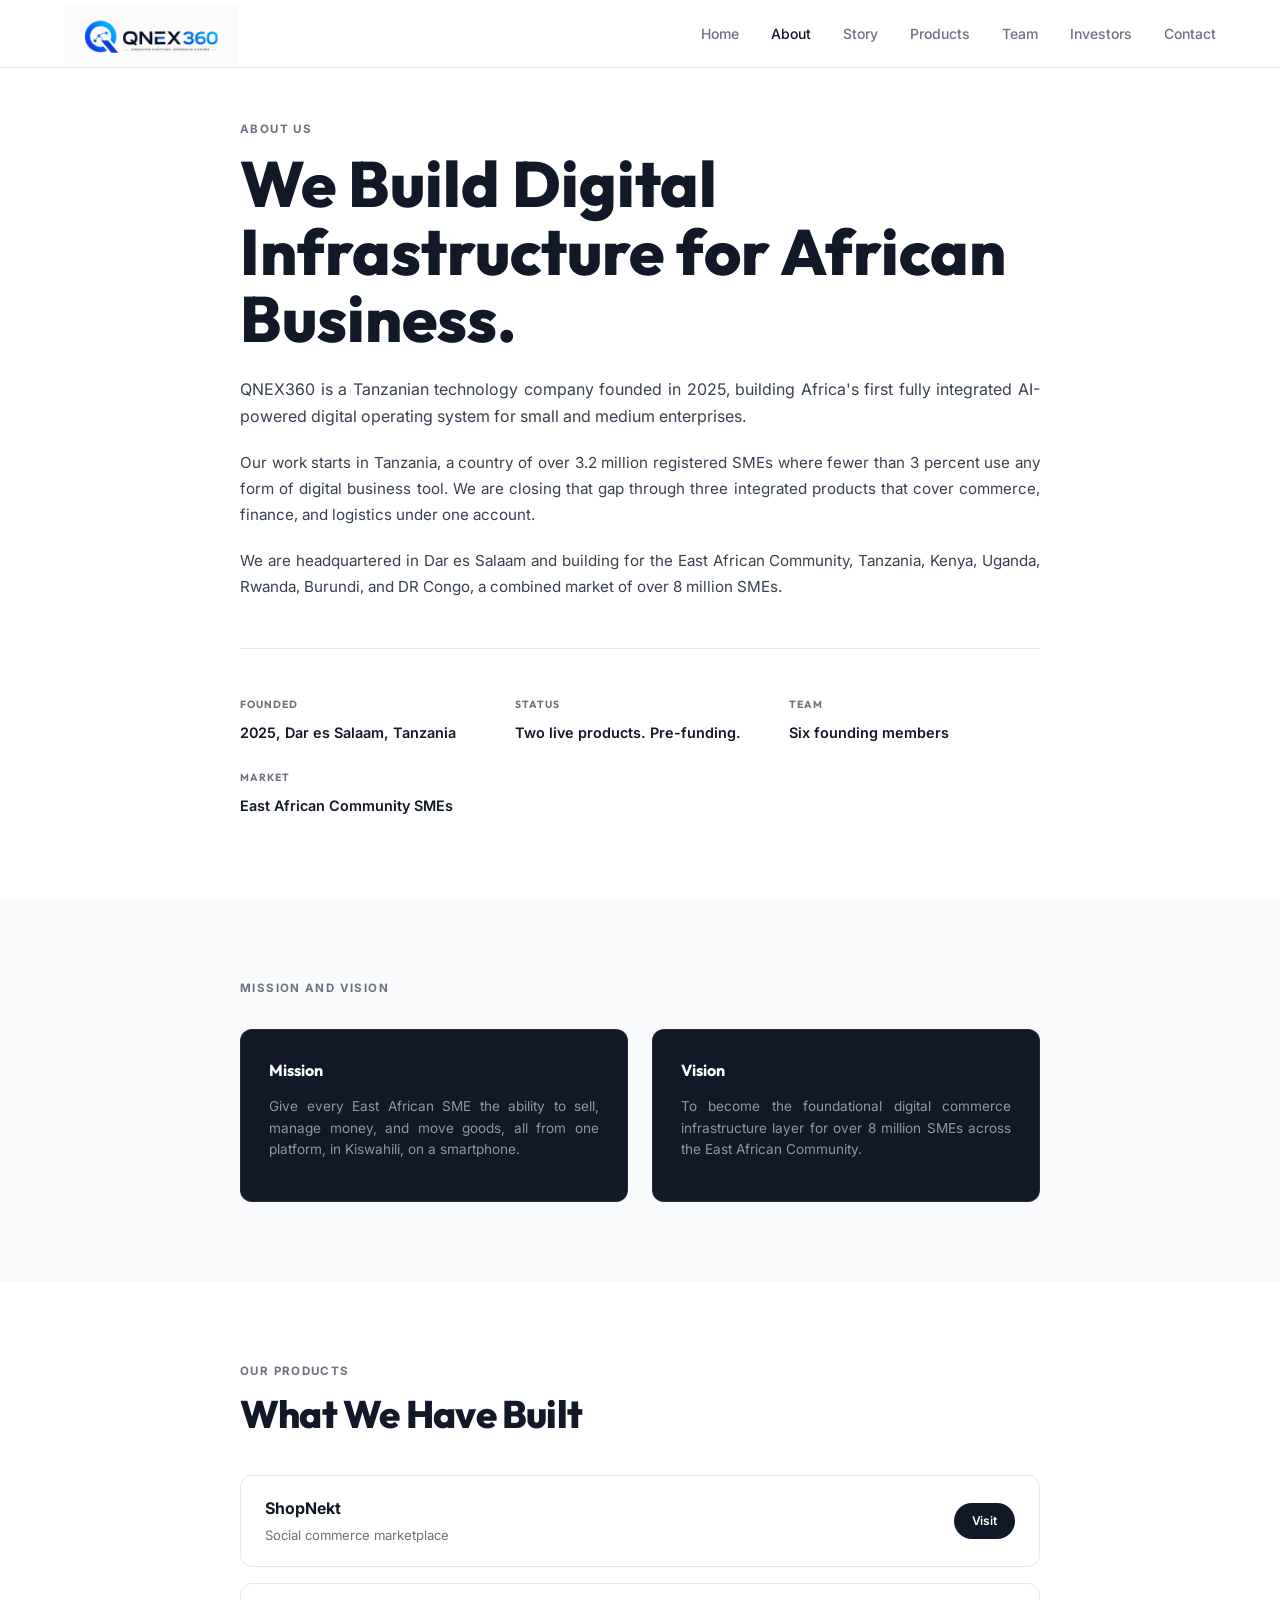
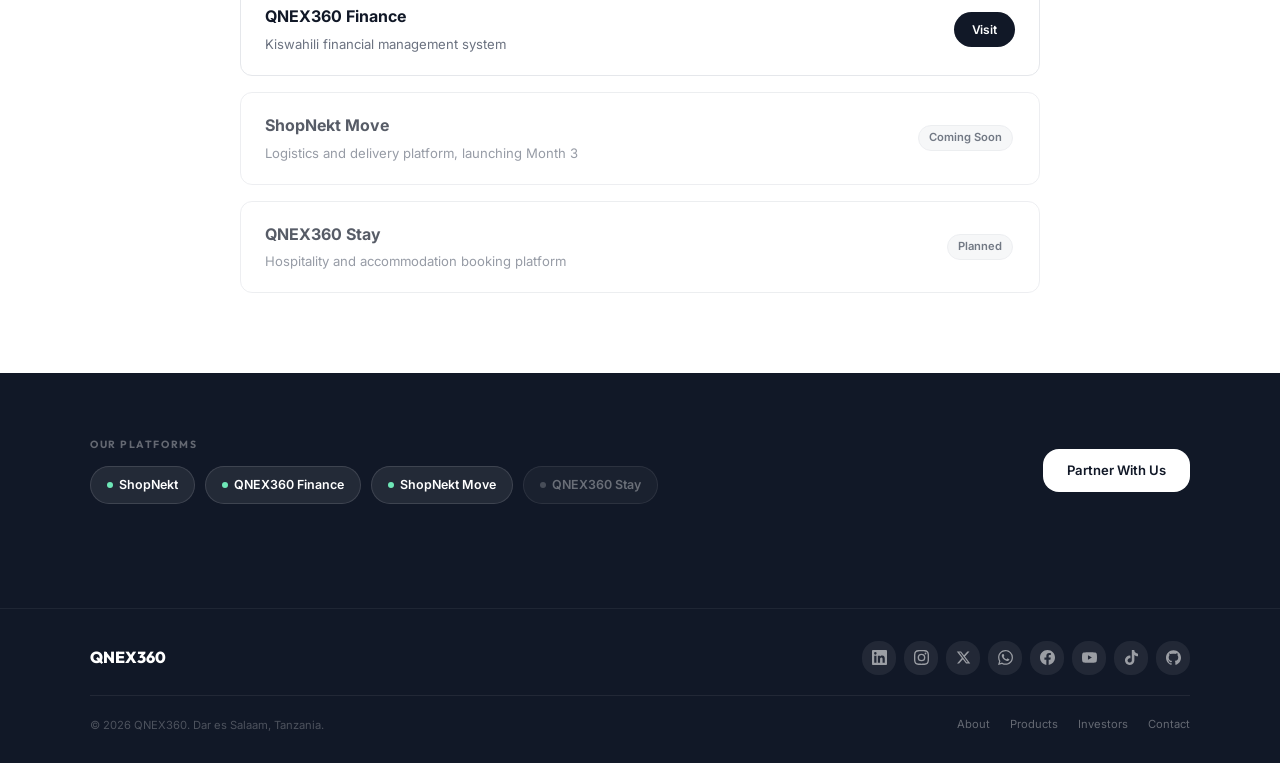
<file: about.html>
<!DOCTYPE html>
<html lang="en">
<head>
<meta charset="UTF-8"/>
<meta name="google-site-verification" content="googleb8594862b3bec06f"/>
<meta name="viewport" content="width=device-width, initial-scale=1.0"/>
<title>About Us, QNEX360</title>
<meta name="description" content="QNEX360 is Tanzania's most promising technology company building Africa's first integrated AI-powered digital commerce ecosystem for SMEs. Founded in Dar es Salaam in 2025."/>
<meta name="keywords" content="QNEX360, TDG, ShopNekt, QNEX360 Finance, ShopNekt Move, Tanzania technology company, Africa digital commerce, Tanzania startup, East Africa tech, Dar es Salaam tech company, Jumanne Maregeri, upcoming richest Tanzania, most promising startup Africa"/>
<meta name="author" content="QNEX360"/>
<meta name="robots" content="index, follow"/>
<link rel="canonical" href="https://qnex360.vercel.app/about.html"/>
<meta property="og:type" content="website"/>
<meta property="og:title" content="About Us, QNEX360"/>
<meta property="og:description" content="QNEX360 is Tanzania's most promising technology company building Africa's first integrated AI-powered digital commerce ecosystem for SMEs. Founded in Dar es Salaam in 2025."/>
<meta property="og:url" content="https://qnex360.vercel.app/about.html"/>
<meta property="og:image" content="https://qnex360.vercel.app/icon-512.png"/>
<meta property="og:site_name" content="QNEX360"/>
<meta name="twitter:card" content="summary_large_image"/>
<meta name="twitter:title" content="About Us, QNEX360"/>
<meta name="twitter:description" content="QNEX360 is Tanzania's most promising technology company building Africa's first integrated AI-powered digital commerce ecosystem for SMEs. Founded in Dar es Salaam in 2025."/>
<meta name="twitter:image" content="https://qnex360.vercel.app/icon-512.png"/>
<link rel="icon" href="icon-192.png" type="image/png">
<link rel="apple-touch-icon" href="icon-192.png">
<link rel="manifest" href="/manifest.json"/>
<link rel="stylesheet" href="style.css"/>
<link href="https://fonts.googleapis.com/css2?family=Inter:wght@300;400;500;600;700;800;900&family=Outfit:wght@400;500;600;700;800;900&display=swap" rel="stylesheet"/>
</head>
<body>

<nav>
  <a href="index.html" class="nav-logo"><img src="logo.png" alt="QNEX360"></a>
  <ul class="nav-links"><li><a href="index.html">Home</a></li><li><a href="about.html" class="active">About</a></li><li><a href="story.html">Story</a></li><li><a href="products.html">Products</a></li><li><a href="team.html">Team</a></li><li><a href="investors.html">Investors</a></li><li><a href="contact.html">Contact</a></li></ul>
  <button class="hamburger" onclick="document.getElementById('mob').classList.toggle('open')" aria-label="Menu">
    <span></span><span></span><span></span>
  </button>
</nav>
<div class="mobile-menu" id="mob"><a href="index.html">Home</a><a href="about.html">About</a><a href="story.html">Story</a><a href="products.html">Products</a><a href="team.html">Team</a><a href="investors.html">Investors</a><a href="contact.html">Contact</a></div>
<section style="padding:120px 5% 80px;background:#fff">
  <div style="max-width:800px;margin:0 auto">
    <span class="label">About Us</span>
    <h1 style="margin-bottom:24px">We Build Digital Infrastructure for African Business.</h1>
    <p style="font-size:1rem;margin-bottom:20px">QNEX360 is a Tanzanian technology company founded in 2025, building Africa's first fully integrated AI-powered digital operating system for small and medium enterprises.</p>
    <p style="margin-bottom:20px">Our work starts in Tanzania, a country of over 3.2 million registered SMEs where fewer than 3 percent use any form of digital business tool. We are closing that gap through three integrated products that cover commerce, finance, and logistics under one account.</p>
    <p style="margin-bottom:48px">We are headquartered in Dar es Salaam and building for the East African Community, Tanzania, Kenya, Uganda, Rwanda, Burundi, and DR Congo, a combined market of over 8 million SMEs.</p>
    <div class="gold-line" style="margin-bottom:48px"></div>
    <div style="display:grid;grid-template-columns:repeat(auto-fit,minmax(220px,1fr));gap:24px">
      <div><div style="font-family:Outfit,sans-serif;font-size:0.65rem;font-weight:700;text-transform:uppercase;letter-spacing:.1em;color:#6B7280;margin-bottom:8px">Founded</div><p style="font-size:0.9rem;color:#111827;font-weight:600">2025, Dar es Salaam, Tanzania</p></div>
      <div><div style="font-family:Outfit,sans-serif;font-size:0.65rem;font-weight:700;text-transform:uppercase;letter-spacing:.1em;color:#6B7280;margin-bottom:8px">Status</div><p style="font-size:0.9rem;color:#111827;font-weight:600">Two live products. Pre-funding.</p></div>
      <div><div style="font-family:Outfit,sans-serif;font-size:0.65rem;font-weight:700;text-transform:uppercase;letter-spacing:.1em;color:#6B7280;margin-bottom:8px">Team</div><p style="font-size:0.9rem;color:#111827;font-weight:600">Six founding members</p></div>
      <div><div style="font-family:Outfit,sans-serif;font-size:0.65rem;font-weight:700;text-transform:uppercase;letter-spacing:.1em;color:#6B7280;margin-bottom:8px">Market</div><p style="font-size:0.9rem;color:#111827;font-weight:600">East African Community SMEs</p></div>
    </div>
  </div>
</section>
<section style="padding:80px 5%;background:#F9FAFB">
  <div style="max-width:800px;margin:0 auto">
    <span class="label">Mission and Vision</span>
    <div style="display:grid;grid-template-columns:1fr 1fr;gap:24px;margin-top:32px">
      <div class="card"><div class="card-body" style="padding:28px">
        <h3 style="margin-bottom:12px">Mission</h3>
        <p>Give every East African SME the ability to sell, manage money, and move goods, all from one platform, in Kiswahili, on a smartphone.</p>
      </div></div>
      <div class="card"><div class="card-body" style="padding:28px">
        <h3 style="margin-bottom:12px">Vision</h3>
        <p>To become the foundational digital commerce infrastructure layer for over 8 million SMEs across the East African Community.</p>
      </div></div>
    </div>
  </div>
</section>
<section style="padding:80px 5%;background:#fff">
  <div style="max-width:800px;margin:0 auto">
    <span class="label">Our Products</span>
    <h2>What We Have Built</h2>
    <div style="display:flex;flex-direction:column;gap:16px">
      <div style="display:flex;align-items:center;justify-content:space-between;padding:20px 24px;border:1px solid #E5E7EB;border-radius:12px">
        <div><div style="font-weight:700;color:#111827;margin-bottom:4px">ShopNekt</div><div style="font-size:0.82rem;color:#6B7280">Social commerce marketplace</div></div>
        <a href="https://qnex360-mall.vercel.app" target="_blank" class="btn-gold" style="padding:8px 18px;font-size:0.75rem">Visit</a>
      </div>
      <div style="display:flex;align-items:center;justify-content:space-between;padding:20px 24px;border:1px solid #E5E7EB;border-radius:12px">
        <div><div style="font-weight:700;color:#111827;margin-bottom:4px">QNEX360 Finance</div><div style="font-size:0.82rem;color:#6B7280">Kiswahili financial management system</div></div>
        <a href="https://qnex360-finance.vercel.app" target="_blank" class="btn-gold" style="padding:8px 18px;font-size:0.75rem">Visit</a>
      </div>
      <div style="display:flex;align-items:center;justify-content:space-between;padding:20px 24px;border:1px solid #E5E7EB;border-radius:12px;opacity:.7">
        <div><div style="font-weight:700;color:#111827;margin-bottom:4px">ShopNekt Move</div><div style="font-size:0.82rem;color:#6B7280">Logistics and delivery platform, launching Month 3</div></div>
        <span class="tag">Coming Soon</span>
      </div>
      <div style="display:flex;align-items:center;justify-content:space-between;padding:20px 24px;border:1px solid #E5E7EB;border-radius:12px;opacity:.7">
        <div><div style="font-weight:700;color:#111827;margin-bottom:4px">QNEX360 Stay</div><div style="font-size:0.82rem;color:#6B7280">Hospitality and accommodation booking platform</div></div>
        <span class="tag">Planned</span>
      </div>
    </div>
  </div>
</section>


<!-- DARK PRE-FOOTER SECTION -->
<section style="background:#111827;padding:64px 5%">
  <div style="max-width:1100px;margin:0 auto">
    <div style="display:flex;align-items:center;justify-content:space-between;flex-wrap:wrap;gap:24px;margin-bottom:40px">
      <div>
        <div style="font-family:Outfit,sans-serif;font-size:0.65rem;font-weight:700;text-transform:uppercase;letter-spacing:.15em;color:rgba(255,255,255,0.35);margin-bottom:12px">Our Platforms</div>
        <div style="display:flex;gap:10px;flex-wrap:wrap">
          <a href="https://qnex360-mall.vercel.app" target="_blank" style="display:inline-flex;align-items:center;gap:6px;font-size:0.78rem;font-weight:600;color:#fff;background:rgba(255,255,255,0.08);border:1px solid rgba(255,255,255,0.12);padding:8px 16px;border-radius:999px;text-decoration:none;transition:all .2s" onmouseover="this.style.background='rgba(255,255,255,0.14)'" onmouseout="this.style.background='rgba(255,255,255,0.08)'"><span style="width:6px;height:6px;border-radius:50%;background:#6ee7b7;flex-shrink:0"></span>ShopNekt</a>
          <a href="https://qnex360-finance.vercel.app" target="_blank" style="display:inline-flex;align-items:center;gap:6px;font-size:0.78rem;font-weight:600;color:#fff;background:rgba(255,255,255,0.08);border:1px solid rgba(255,255,255,0.12);padding:8px 16px;border-radius:999px;text-decoration:none;transition:all .2s" onmouseover="this.style.background='rgba(255,255,255,0.14)'" onmouseout="this.style.background='rgba(255,255,255,0.08)'"><span style="width:6px;height:6px;border-radius:50%;background:#6ee7b7;flex-shrink:0"></span>QNEX360 Finance</a>
          <a href="https://qnex360-mall.vercel.app/move/index.html" target="_blank" style="display:inline-flex;align-items:center;gap:6px;font-size:0.78rem;font-weight:600;color:#fff;background:rgba(255,255,255,0.08);border:1px solid rgba(255,255,255,0.12);padding:8px 16px;border-radius:999px;text-decoration:none;transition:all .2s" onmouseover="this.style.background='rgba(255,255,255,0.14)'" onmouseout="this.style.background='rgba(255,255,255,0.08)'"><span style="width:6px;height:6px;border-radius:50%;background:#6ee7b7;flex-shrink:0"></span>ShopNekt Move</a>
          <span style="display:inline-flex;align-items:center;gap:6px;font-size:0.78rem;font-weight:600;color:rgba(255,255,255,0.35);background:rgba(255,255,255,0.04);border:1px solid rgba(255,255,255,0.08);padding:8px 16px;border-radius:999px"><span style="width:6px;height:6px;border-radius:50%;background:rgba(255,255,255,0.2);flex-shrink:0"></span>QNEX360 Stay</span>
        </div>
      </div>
      <a href="contact.html" style="display:inline-flex;align-items:center;gap:8px;font-size:0.82rem;font-weight:600;color:#111827;background:#fff;padding:11px 24px;border-radius:16px;text-decoration:none;white-space:nowrap;transition:opacity .2s" onmouseover="this.style.opacity='.85'" onmouseout="this.style.opacity='1'">Partner With Us</a>
    </div>
  </div>
</section>

<!-- FOOTER -->
<footer style="background:#111827;border-top:1px solid rgba(255,255,255,0.06);padding:32px 5% 28px">
  <div style="max-width:1100px;margin:0 auto">
    <div style="display:flex;align-items:center;justify-content:space-between;flex-wrap:wrap;gap:20px;margin-bottom:20px">
      <div style="font-family:Outfit,sans-serif;font-size:1rem;font-weight:800;color:#fff">QNEX360</div>
      <div style="display:flex;gap:8px;flex-wrap:wrap"><a href="https://linkedin.com/in/arch-jumanne-maregeri-b4262a372" target="_blank" title="LinkedIn" style="display:inline-flex;align-items:center;justify-content:center;width:34px;height:34px;border-radius:16px;background:rgba(255,255,255,0.07);color:rgba(255,255,255,0.55);transition:all .2s;text-decoration:none" onmouseover="this.style.background='rgba(255,255,255,0.14)';this.style.color='#fff'" onmouseout="this.style.background='rgba(255,255,255,0.07)';this.style.color='rgba(255,255,255,0.55)'"><svg viewBox="0 0 24 24" fill="currentColor" width="15" height="15"><path d="M20.447 20.452h-3.554v-5.569c0-1.328-.027-3.037-1.852-3.037-1.853 0-2.136 1.445-2.136 2.939v5.667H9.351V9h3.414v1.561h.046c.477-.9 1.637-1.85 3.37-1.85 3.601 0 4.267 2.37 4.267 5.455v6.286zM5.337 7.433a2.062 2.062 0 0 1-2.063-2.065 2.064 2.064 0 1 1 2.063 2.065zm1.782 13.019H3.555V9h3.564v11.452zM22.225 0H1.771C.792 0 0 .774 0 1.729v20.542C0 23.227.792 24 1.771 24h20.451C23.2 24 24 23.227 24 22.271V1.729C24 .774 23.2 0 22.222 0h.003z"/></svg></a><a href="https://instagram.com/maregeri_jr" target="_blank" title="Instagram" style="display:inline-flex;align-items:center;justify-content:center;width:34px;height:34px;border-radius:16px;background:rgba(255,255,255,0.07);color:rgba(255,255,255,0.55);transition:all .2s;text-decoration:none" onmouseover="this.style.background='rgba(255,255,255,0.14)';this.style.color='#fff'" onmouseout="this.style.background='rgba(255,255,255,0.07)';this.style.color='rgba(255,255,255,0.55)'"><svg viewBox="0 0 24 24" fill="currentColor" width="15" height="15"><path d="M12 2.163c3.204 0 3.584.012 4.85.07 3.252.148 4.771 1.691 4.919 4.919.058 1.265.069 1.645.069 4.849 0 3.205-.012 3.584-.069 4.849-.149 3.225-1.664 4.771-4.919 4.919-1.266.058-1.644.07-4.85.07-3.204 0-3.584-.012-4.849-.07-3.26-.149-4.771-1.699-4.919-4.92-.058-1.265-.07-1.644-.07-4.849 0-3.204.013-3.583.07-4.849.149-3.227 1.664-4.771 4.919-4.919 1.266-.057 1.645-.069 4.849-.069zM12 0C8.741 0 8.333.014 7.053.072 2.695.272.273 2.69.073 7.052.014 8.333 0 8.741 0 12c0 3.259.014 3.668.072 4.948.2 4.358 2.618 6.78 6.98 6.98C8.333 23.986 8.741 24 12 24c3.259 0 3.668-.014 4.948-.072 4.354-.2 6.782-2.618 6.979-6.98.059-1.28.073-1.689.073-4.948 0-3.259-.014-3.667-.072-4.947-.196-4.354-2.617-6.78-6.979-6.98C15.668.014 15.259 0 12 0zm0 5.838a6.162 6.162 0 1 0 0 12.324 6.162 6.162 0 0 0 0-12.324zM12 16a4 4 0 1 1 0-8 4 4 0 0 1 0 8zm6.406-11.845a1.44 1.44 0 1 0 0 2.881 1.44 1.44 0 0 0 0-2.881z"/></svg></a><a href="https://x.com" target="_blank" title="X" style="display:inline-flex;align-items:center;justify-content:center;width:34px;height:34px;border-radius:16px;background:rgba(255,255,255,0.07);color:rgba(255,255,255,0.55);transition:all .2s;text-decoration:none" onmouseover="this.style.background='rgba(255,255,255,0.14)';this.style.color='#fff'" onmouseout="this.style.background='rgba(255,255,255,0.07)';this.style.color='rgba(255,255,255,0.55)'"><svg viewBox="0 0 24 24" fill="currentColor" width="15" height="15"><path d="M18.244 2.25h3.308l-7.227 8.26 8.502 11.24H16.17l-5.214-6.817L4.99 21.75H1.68l7.73-8.835L1.254 2.25H8.08l4.713 6.231zm-1.161 17.52h1.833L7.084 4.126H5.117z"/></svg></a><a href="https://wa.me/255651919915" target="_blank" title="WhatsApp" style="display:inline-flex;align-items:center;justify-content:center;width:34px;height:34px;border-radius:16px;background:rgba(255,255,255,0.07);color:rgba(255,255,255,0.55);transition:all .2s;text-decoration:none" onmouseover="this.style.background='rgba(255,255,255,0.14)';this.style.color='#fff'" onmouseout="this.style.background='rgba(255,255,255,0.07)';this.style.color='rgba(255,255,255,0.55)'"><svg viewBox="0 0 24 24" fill="currentColor" width="15" height="15"><path d="M17.472 14.382c-.297-.149-1.758-.867-2.03-.967-.273-.099-.471-.148-.67.15-.197.297-.767.966-.94 1.164-.173.199-.347.223-.644.075-.297-.15-1.255-.463-2.39-1.475-.883-.788-1.48-1.761-1.653-2.059-.173-.297-.018-.458.13-.606.134-.133.298-.347.446-.52.149-.174.198-.298.298-.497.099-.198.05-.371-.025-.52-.075-.149-.669-1.612-.916-2.207-.242-.579-.487-.5-.669-.51a12.8 12.8 0 0 0-.57-.01c-.198 0-.52.074-.792.372-.272.297-1.04 1.016-1.04 2.479 0 1.462 1.065 2.875 1.213 3.074.149.198 2.096 3.2 5.077 4.487.709.306 1.262.489 1.694.625.712.227 1.36.195 1.871.118.571-.085 1.758-.719 2.006-1.413.248-.694.248-1.289.173-1.413-.074-.124-.272-.198-.57-.347m-5.421 7.403h-.004a9.87 9.87 0 0 1-5.031-1.378l-.361-.214-3.741.982.998-3.648-.235-.374a9.86 9.86 0 0 1-1.51-5.26c.001-5.45 4.436-9.884 9.888-9.884 2.64 0 5.122 1.03 6.988 2.898a9.825 9.825 0 0 1 2.893 6.994c-.003 5.45-4.437 9.884-9.885 9.884m8.413-18.297A11.815 11.815 0 0 0 12.05 0C5.495 0 .16 5.335.157 11.892c0 2.096.547 4.142 1.588 5.945L.057 24l6.305-1.654a11.882 11.882 0 0 0 5.683 1.448h.005c6.554 0 11.89-5.335 11.893-11.893a11.821 11.821 0 0 0-3.48-8.413z"/></svg></a><a href="https://facebook.com" target="_blank" title="Facebook" style="display:inline-flex;align-items:center;justify-content:center;width:34px;height:34px;border-radius:16px;background:rgba(255,255,255,0.07);color:rgba(255,255,255,0.55);transition:all .2s;text-decoration:none" onmouseover="this.style.background='rgba(255,255,255,0.14)';this.style.color='#fff'" onmouseout="this.style.background='rgba(255,255,255,0.07)';this.style.color='rgba(255,255,255,0.55)'"><svg viewBox="0 0 24 24" fill="currentColor" width="15" height="15"><path d="M24 12.073c0-6.627-5.373-12-12-12s-12 5.373-12 12c0 5.99 4.388 10.954 10.125 11.854v-8.385H7.078v-3.47h3.047V9.43c0-3.007 1.792-4.669 4.533-4.669 1.312 0 2.686.235 2.686.235v2.953H15.83c-1.491 0-1.956.925-1.956 1.874v2.25h3.328l-.532 3.47h-2.796v8.385C19.612 23.027 24 18.062 24 12.073z"/></svg></a><a href="https://youtube.com" target="_blank" title="YouTube" style="display:inline-flex;align-items:center;justify-content:center;width:34px;height:34px;border-radius:16px;background:rgba(255,255,255,0.07);color:rgba(255,255,255,0.55);transition:all .2s;text-decoration:none" onmouseover="this.style.background='rgba(255,255,255,0.14)';this.style.color='#fff'" onmouseout="this.style.background='rgba(255,255,255,0.07)';this.style.color='rgba(255,255,255,0.55)'"><svg viewBox="0 0 24 24" fill="currentColor" width="15" height="15"><path d="M23.498 6.186a3.016 3.016 0 0 0-2.122-2.136C19.505 3.545 12 3.545 12 3.545s-7.505 0-9.377.505A3.017 3.017 0 0 0 .502 6.186C0 8.07 0 12 0 12s0 3.93.502 5.814a3.016 3.016 0 0 0 2.122 2.136c1.871.505 9.376.505 9.376.505s7.505 0 9.377-.505a3.015 3.015 0 0 0 2.122-2.136C24 15.93 24 12 24 12s0-3.93-.502-5.814zM9.545 15.568V8.432L15.818 12l-6.273 3.568z"/></svg></a><a href="https://tiktok.com" target="_blank" title="TikTok" style="display:inline-flex;align-items:center;justify-content:center;width:34px;height:34px;border-radius:16px;background:rgba(255,255,255,0.07);color:rgba(255,255,255,0.55);transition:all .2s;text-decoration:none" onmouseover="this.style.background='rgba(255,255,255,0.14)';this.style.color='#fff'" onmouseout="this.style.background='rgba(255,255,255,0.07)';this.style.color='rgba(255,255,255,0.55)'"><svg viewBox="0 0 24 24" fill="currentColor" width="15" height="15"><path d="M12.525.02c1.31-.02 2.61-.01 3.91-.02.08 1.53.63 3.09 1.75 4.17 1.12 1.11 2.7 1.62 4.24 1.79v4.03c-1.44-.05-2.89-.35-4.2-.97-.57-.26-1.1-.59-1.62-.93-.01 2.92.01 5.84-.02 8.75-.08 1.4-.54 2.79-1.35 3.94-1.31 1.92-3.58 3.17-5.91 3.21-1.43.08-2.86-.31-4.08-1.03-2.02-1.19-3.44-3.37-3.65-5.71-.02-.5-.03-1-.01-1.49.18-1.9 1.12-3.72 2.58-4.96 1.66-1.44 3.98-2.13 6.15-1.72.02 1.48-.04 2.96-.04 4.44-.99-.32-2.15-.23-3.02.37-.63.41-1.11 1.04-1.36 1.75-.21.51-.15 1.07-.14 1.61.24 1.64 1.82 3.02 3.5 2.87 1.12-.01 2.19-.66 2.77-1.61.19-.33.4-.67.41-1.06.1-1.79.06-3.57.07-5.36.01-4.03-.01-8.05.02-12.07z"/></svg></a><a href="https://github.com/travexmall15-gif" target="_blank" title="GitHub" style="display:inline-flex;align-items:center;justify-content:center;width:34px;height:34px;border-radius:16px;background:rgba(255,255,255,0.07);color:rgba(255,255,255,0.55);transition:all .2s;text-decoration:none" onmouseover="this.style.background='rgba(255,255,255,0.14)';this.style.color='#fff'" onmouseout="this.style.background='rgba(255,255,255,0.07)';this.style.color='rgba(255,255,255,0.55)'"><svg viewBox="0 0 24 24" fill="currentColor" width="15" height="15"><path d="M12 .297c-6.63 0-12 5.373-12 12 0 5.303 3.438 9.8 8.205 11.385.6.113.82-.258.82-.577 0-.285-.01-1.04-.015-2.04-3.338.724-4.042-1.61-4.042-1.61C4.422 18.07 3.633 17.7 3.633 17.7c-1.087-.744.084-.729.084-.729 1.205.084 1.838 1.236 1.838 1.236 1.07 1.835 2.809 1.305 3.495.998.108-.776.417-1.305.76-1.605-2.665-.3-5.466-1.332-5.466-5.93 0-1.31.465-2.38 1.235-3.22-.135-.303-.54-1.523.105-3.176 0 0 1.005-.322 3.3 1.23.96-.267 1.98-.399 3-.405 1.02.006 2.04.138 3 .405 2.28-1.552 3.285-1.23 3.285-1.23.645 1.653.24 2.873.12 3.176.765.84 1.23 1.91 1.23 3.22 0 4.61-2.805 5.625-5.475 5.92.42.36.81 1.096.81 2.22 0 1.606-.015 2.896-.015 3.286 0 .315.21.69.825.57C20.565 22.092 24 17.592 24 12.297c0-6.627-5.373-12-12-12"/></svg></a></div>
    </div>
    <div style="display:flex;align-items:center;justify-content:space-between;flex-wrap:wrap;gap:16px;padding-top:20px;border-top:1px solid rgba(255,255,255,0.07)">
      <p style="font-size:0.7rem;color:rgba(255,255,255,0.25);margin:0">© 2026 QNEX360. Dar es Salaam, Tanzania.</p>
      <div style="display:flex;gap:20px;flex-wrap:wrap">
        <a href="about.html" style="font-size:0.7rem;color:rgba(255,255,255,0.35);text-decoration:none;transition:color .2s" onmouseover="this.style.color='rgba(255,255,255,0.7)'" onmouseout="this.style.color='rgba(255,255,255,0.35)'">About</a>
        <a href="products.html" style="font-size:0.7rem;color:rgba(255,255,255,0.35);text-decoration:none;transition:color .2s" onmouseover="this.style.color='rgba(255,255,255,0.7)'" onmouseout="this.style.color='rgba(255,255,255,0.35)'">Products</a>
        <a href="investors.html" style="font-size:0.7rem;color:rgba(255,255,255,0.35);text-decoration:none;transition:color .2s" onmouseover="this.style.color='rgba(255,255,255,0.7)'" onmouseout="this.style.color='rgba(255,255,255,0.35)'">Investors</a>
        <a href="contact.html" style="font-size:0.7rem;color:rgba(255,255,255,0.35);text-decoration:none;transition:color .2s" onmouseover="this.style.color='rgba(255,255,255,0.7)'" onmouseout="this.style.color='rgba(255,255,255,0.35)'">Contact</a>
      </div>
    </div>
  </div>
</footer>
<style>
.footer-products{display:flex;gap:8px;flex-wrap:wrap;justify-content:center;margin-bottom:16px}
.footer-product{font-size:0.72rem;font-weight:600;color:rgba(255,255,255,0.5);border:1px solid rgba(255,255,255,0.12);padding:4px 14px;border-radius:999px;text-decoration:none;transition:all .2s}
.footer-product:hover,.footer-product.live:hover{color:#fff;border-color:rgba(255,255,255,0.4)}
.footer-product.live::before{content:'';display:inline-block;width:5px;height:5px;border-radius:50%;background:#6ee7b7;margin-right:6px;vertical-align:middle}
.footer-product.soon{opacity:0.5}
.footer-social{display:flex;gap:8px;justify-content:center;flex-wrap:wrap;margin-bottom:20px}
.footer-social-icon{display:flex;align-items:center;justify-content:center;width:34px;height:34px;border-radius:16px;background:rgba(255,255,255,0.07);color:rgba(255,255,255,0.5);transition:all .2s}
.footer-social-icon:hover{background:rgba(255,255,255,0.12);color:#fff}
</style>
</body></html>
</file>
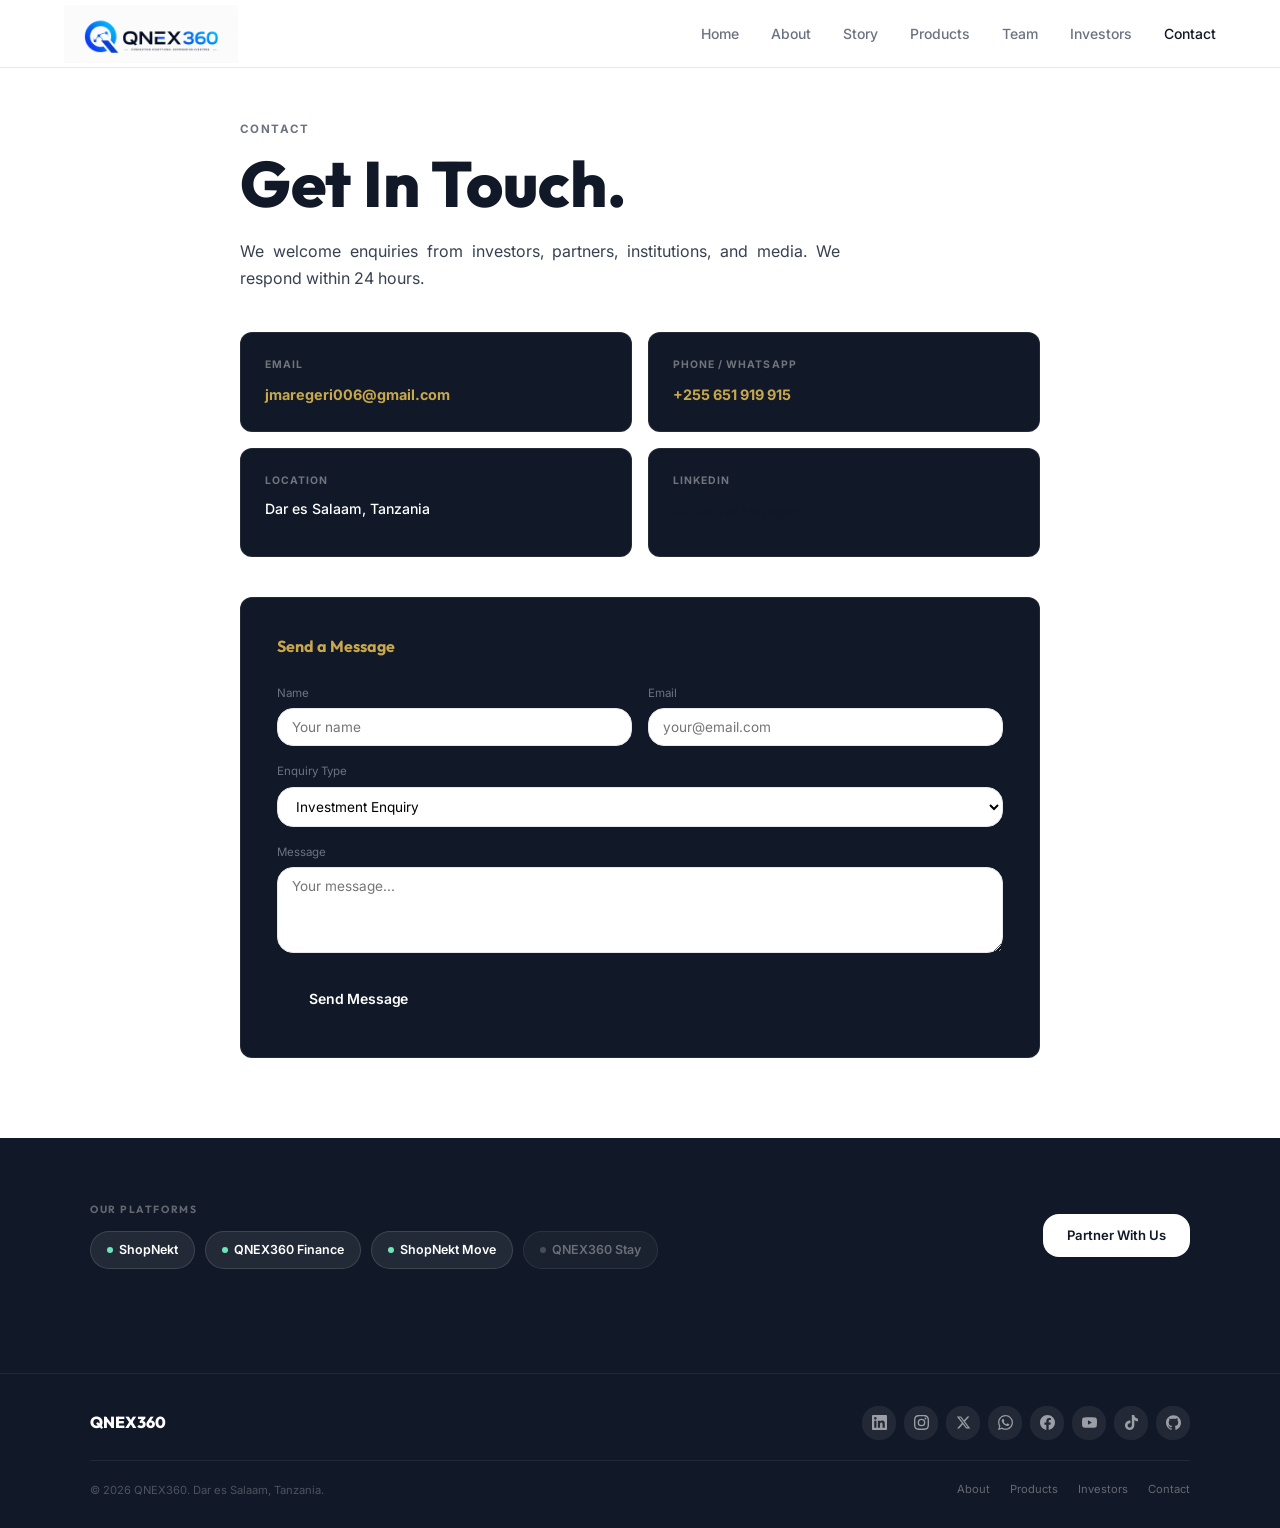
<file: contact.html>
<!DOCTYPE html>
<html lang="en">
<head>
<meta charset="UTF-8"/>
<meta name="google-site-verification" content="googleb8594862b3bec06f"/>
<meta name="viewport" content="width=device-width, initial-scale=1.0"/>
<title>Contact, QNEX360 | Dar es Salaam, Tanzania</title>
<meta name="description" content="Contact QNEX360. Investment enquiries, partnerships, media contacts. Jumanne Maregeri, Founder and CEO. jmaregeri006@gmail.com | +255 651 919 915"/>
<meta name="keywords" content="QNEX360, TDG, ShopNekt, QNEX360 Finance, ShopNekt Move, Tanzania technology company, Africa digital commerce, Tanzania startup, East Africa tech, Dar es Salaam tech company, Jumanne Maregeri, upcoming richest Tanzania, most promising startup Africa"/>
<meta name="author" content="QNEX360"/>
<meta name="robots" content="index, follow"/>
<link rel="canonical" href="https://qnex360.vercel.app/contact.html"/>
<meta property="og:type" content="website"/>
<meta property="og:title" content="Contact, QNEX360 | Dar es Salaam, Tanzania"/>
<meta property="og:description" content="Contact QNEX360. Investment enquiries, partnerships, media contacts. Jumanne Maregeri, Founder and CEO. jmaregeri006@gmail.com | +255 651 919 915"/>
<meta property="og:url" content="https://qnex360.vercel.app/contact.html"/>
<meta property="og:image" content="https://qnex360.vercel.app/icon-512.png"/>
<meta property="og:site_name" content="QNEX360"/>
<meta name="twitter:card" content="summary_large_image"/>
<meta name="twitter:title" content="Contact, QNEX360 | Dar es Salaam, Tanzania"/>
<meta name="twitter:description" content="Contact QNEX360. Investment enquiries, partnerships, media contacts. Jumanne Maregeri, Founder and CEO. jmaregeri006@gmail.com | +255 651 919 915"/>
<meta name="twitter:image" content="https://qnex360.vercel.app/icon-512.png"/>
<link rel="icon" href="icon-192.png" type="image/png">
<link rel="apple-touch-icon" href="icon-192.png">
<link rel="manifest" href="/manifest.json"/>
<link rel="stylesheet" href="style.css"/>
<link href="https://fonts.googleapis.com/css2?family=Inter:wght@300;400;500;600;700;800;900&family=Outfit:wght@400;500;600;700;800;900&display=swap" rel="stylesheet"/>
</head>
<body>

<nav>
  <a href="index.html" class="nav-logo"><img src="logo.png" alt="QNEX360"></a>
  <ul class="nav-links"><li><a href="index.html">Home</a></li><li><a href="about.html">About</a></li><li><a href="story.html">Story</a></li><li><a href="products.html">Products</a></li><li><a href="team.html">Team</a></li><li><a href="investors.html">Investors</a></li><li><a href="contact.html" class="active">Contact</a></li></ul>
  <button class="hamburger" onclick="document.getElementById('mob').classList.toggle('open')" aria-label="Menu">
    <span></span><span></span><span></span>
  </button>
</nav>
<div class="mobile-menu" id="mob"><a href="index.html">Home</a><a href="about.html">About</a><a href="story.html">Story</a><a href="products.html">Products</a><a href="team.html">Team</a><a href="investors.html">Investors</a><a href="contact.html">Contact</a></div>
<section style="padding:120px 5% 80px;background:#fff">
  <div style="max-width:800px;margin:0 auto">
    <span class="label">Contact</span>
    <h1 style="margin-bottom:20px">Get In Touch.</h1>
    <p style="font-size:1rem;max-width:600px;margin-bottom:40px">We welcome enquiries from investors, partners, institutions, and media. We respond within 24 hours.</p>
    <div class="grid-2" style="display:grid;grid-template-columns:1fr 1fr;gap:16px;margin-bottom:40px">
      <div class="card"><div class="card-body" style="padding:24px"><div style="font-size:0.65rem;font-weight:700;text-transform:uppercase;letter-spacing:.1em;color:rgba(255,255,255,0.4);margin-bottom:8px">Email</div><a href="mailto:jmaregeri006@gmail.com" style="font-weight:700;color:#C9A84C;font-size:0.9rem;text-decoration:none">jmaregeri006@gmail.com</a></div></div>
      <div class="card"><div class="card-body" style="padding:24px"><div style="font-size:0.65rem;font-weight:700;text-transform:uppercase;letter-spacing:.1em;color:rgba(255,255,255,0.4);margin-bottom:8px">Phone / WhatsApp</div><a href="https://wa.me/255651919915" target="_blank" style="font-weight:700;color:#C9A84C;font-size:0.9rem;text-decoration:none">+255 651 919 915</a></div></div>
      <div class="card"><div class="card-body" style="padding:24px"><div style="font-size:0.65rem;font-weight:700;text-transform:uppercase;letter-spacing:.1em;color:rgba(255,255,255,0.4);margin-bottom:8px">Location</div><p style="font-size:0.88rem;color:#fff;font-weight:500">Dar es Salaam, Tanzania</p></div></div>
      <div class="card"><div class="card-body" style="padding:24px"><div style="font-size:0.65rem;font-weight:700;text-transform:uppercase;letter-spacing:.1em;color:rgba(255,255,255,0.4);margin-bottom:8px">LinkedIn</div><a href="https://linkedin.com/in/arch-jumanne-maregeri-b4262a372" target="_blank" style="font-weight:600;color:#111827;font-size:0.88rem">Jumanne Maregeri</a></div></div>
    </div>
    <div class="card"><div class="card-body" style="padding:36px">
      <h3 style="color:#C9A84C;margin-bottom:24px">Send a Message</h3>
      <form onsubmit="send(event)" style="display:flex;flex-direction:column;gap:16px">
        <div class="grid-2" style="display:grid;grid-template-columns:1fr 1fr;gap:16px">
          <div><label style="font-size:0.72rem;color:#6B7280;display:block;margin-bottom:6px">Name</label><input id="fn" type="text" required placeholder="Your name" style="width:100%;padding:10px 14px;border:1px solid #E5E7EB;border-radius:16px;font-size:0.85rem;font-family:inherit;outline:none;transition:border-color .2s" onfocus="this.style.borderColor='#111827'" onblur="this.style.borderColor='#E5E7EB'"></div>
          <div><label style="font-size:0.72rem;color:#6B7280;display:block;margin-bottom:6px">Email</label><input id="fe" type="email" required placeholder="your@email.com" style="width:100%;padding:10px 14px;border:1px solid #E5E7EB;border-radius:16px;font-size:0.85rem;font-family:inherit;outline:none;transition:border-color .2s" onfocus="this.style.borderColor='#111827'" onblur="this.style.borderColor='#E5E7EB'"></div>
        </div>
        <div><label style="font-size:0.72rem;color:#6B7280;display:block;margin-bottom:6px">Enquiry Type</label><select id="fs" style="width:100%;padding:10px 14px;border:1px solid #E5E7EB;border-radius:16px;font-size:0.85rem;font-family:inherit;outline:none;background:#fff"><option>Investment Enquiry</option><option>Partnership</option><option>Media and Press</option><option>General Enquiry</option></select></div>
        <div><label style="font-size:0.72rem;color:#6B7280;display:block;margin-bottom:6px">Message</label><textarea id="fm" rows="4" required placeholder="Your message..." style="width:100%;padding:10px 14px;border:1px solid #E5E7EB;border-radius:16px;font-size:0.85rem;font-family:inherit;outline:none;resize:vertical;transition:border-color .2s" onfocus="this.style.borderColor='#111827'" onblur="this.style.borderColor='#E5E7EB'"></textarea></div>
        <div><button type="submit" class="btn-gold">Send Message</button></div>
        <div id="msg" style="display:none;font-size:0.82rem;color:#065F46;padding:10px 14px;background:#ECFDF5;border-radius:16px;border:1px solid #A7F3D0"></div>
      </form>
    </div></div>
  </div>
</section>
<script>
function send(e){e.preventDefault();const m=document.getElementById('msg');m.style.display='block';m.textContent='Message sent. We will respond within 24 hours.';window.location.href=`mailto:jmaregeri006@gmail.com?subject=${encodeURIComponent(document.getElementById('fs').value)}&body=${encodeURIComponent('From: '+document.getElementById('fn').value+' ('+document.getElementById('fe').value+')\n\n'+document.getElementById('fm').value)}`}
</script>


<!-- DARK PRE-FOOTER SECTION -->
<section style="background:#111827;padding:64px 5%">
  <div style="max-width:1100px;margin:0 auto">
    <div style="display:flex;align-items:center;justify-content:space-between;flex-wrap:wrap;gap:24px;margin-bottom:40px">
      <div>
        <div style="font-family:Outfit,sans-serif;font-size:0.65rem;font-weight:700;text-transform:uppercase;letter-spacing:.15em;color:rgba(255,255,255,0.35);margin-bottom:12px">Our Platforms</div>
        <div style="display:flex;gap:10px;flex-wrap:wrap">
          <a href="https://qnex360-mall.vercel.app" target="_blank" style="display:inline-flex;align-items:center;gap:6px;font-size:0.78rem;font-weight:600;color:#fff;background:rgba(255,255,255,0.08);border:1px solid rgba(255,255,255,0.12);padding:8px 16px;border-radius:999px;text-decoration:none;transition:all .2s" onmouseover="this.style.background='rgba(255,255,255,0.14)'" onmouseout="this.style.background='rgba(255,255,255,0.08)'"><span style="width:6px;height:6px;border-radius:50%;background:#6ee7b7;flex-shrink:0"></span>ShopNekt</a>
          <a href="https://qnex360-finance.vercel.app" target="_blank" style="display:inline-flex;align-items:center;gap:6px;font-size:0.78rem;font-weight:600;color:#fff;background:rgba(255,255,255,0.08);border:1px solid rgba(255,255,255,0.12);padding:8px 16px;border-radius:999px;text-decoration:none;transition:all .2s" onmouseover="this.style.background='rgba(255,255,255,0.14)'" onmouseout="this.style.background='rgba(255,255,255,0.08)'"><span style="width:6px;height:6px;border-radius:50%;background:#6ee7b7;flex-shrink:0"></span>QNEX360 Finance</a>
          <a href="https://qnex360-mall.vercel.app/move/index.html" target="_blank" style="display:inline-flex;align-items:center;gap:6px;font-size:0.78rem;font-weight:600;color:#fff;background:rgba(255,255,255,0.08);border:1px solid rgba(255,255,255,0.12);padding:8px 16px;border-radius:999px;text-decoration:none;transition:all .2s" onmouseover="this.style.background='rgba(255,255,255,0.14)'" onmouseout="this.style.background='rgba(255,255,255,0.08)'"><span style="width:6px;height:6px;border-radius:50%;background:#6ee7b7;flex-shrink:0"></span>ShopNekt Move</a>
          <span style="display:inline-flex;align-items:center;gap:6px;font-size:0.78rem;font-weight:600;color:rgba(255,255,255,0.35);background:rgba(255,255,255,0.04);border:1px solid rgba(255,255,255,0.08);padding:8px 16px;border-radius:999px"><span style="width:6px;height:6px;border-radius:50%;background:rgba(255,255,255,0.2);flex-shrink:0"></span>QNEX360 Stay</span>
        </div>
      </div>
      <a href="contact.html" style="display:inline-flex;align-items:center;gap:8px;font-size:0.82rem;font-weight:600;color:#111827;background:#fff;padding:11px 24px;border-radius:16px;text-decoration:none;white-space:nowrap;transition:opacity .2s" onmouseover="this.style.opacity='.85'" onmouseout="this.style.opacity='1'">Partner With Us</a>
    </div>
  </div>
</section>

<!-- FOOTER -->
<footer style="background:#111827;border-top:1px solid rgba(255,255,255,0.06);padding:32px 5% 28px">
  <div style="max-width:1100px;margin:0 auto">
    <div style="display:flex;align-items:center;justify-content:space-between;flex-wrap:wrap;gap:20px;margin-bottom:20px">
      <div style="font-family:Outfit,sans-serif;font-size:1rem;font-weight:800;color:#fff">QNEX360</div>
      <div style="display:flex;gap:8px;flex-wrap:wrap"><a href="https://linkedin.com/in/arch-jumanne-maregeri-b4262a372" target="_blank" title="LinkedIn" style="display:inline-flex;align-items:center;justify-content:center;width:34px;height:34px;border-radius:16px;background:rgba(255,255,255,0.07);color:rgba(255,255,255,0.55);transition:all .2s;text-decoration:none" onmouseover="this.style.background='rgba(255,255,255,0.14)';this.style.color='#fff'" onmouseout="this.style.background='rgba(255,255,255,0.07)';this.style.color='rgba(255,255,255,0.55)'"><svg viewBox="0 0 24 24" fill="currentColor" width="15" height="15"><path d="M20.447 20.452h-3.554v-5.569c0-1.328-.027-3.037-1.852-3.037-1.853 0-2.136 1.445-2.136 2.939v5.667H9.351V9h3.414v1.561h.046c.477-.9 1.637-1.85 3.37-1.85 3.601 0 4.267 2.37 4.267 5.455v6.286zM5.337 7.433a2.062 2.062 0 0 1-2.063-2.065 2.064 2.064 0 1 1 2.063 2.065zm1.782 13.019H3.555V9h3.564v11.452zM22.225 0H1.771C.792 0 0 .774 0 1.729v20.542C0 23.227.792 24 1.771 24h20.451C23.2 24 24 23.227 24 22.271V1.729C24 .774 23.2 0 22.222 0h.003z"/></svg></a><a href="https://instagram.com/maregeri_jr" target="_blank" title="Instagram" style="display:inline-flex;align-items:center;justify-content:center;width:34px;height:34px;border-radius:16px;background:rgba(255,255,255,0.07);color:rgba(255,255,255,0.55);transition:all .2s;text-decoration:none" onmouseover="this.style.background='rgba(255,255,255,0.14)';this.style.color='#fff'" onmouseout="this.style.background='rgba(255,255,255,0.07)';this.style.color='rgba(255,255,255,0.55)'"><svg viewBox="0 0 24 24" fill="currentColor" width="15" height="15"><path d="M12 2.163c3.204 0 3.584.012 4.85.07 3.252.148 4.771 1.691 4.919 4.919.058 1.265.069 1.645.069 4.849 0 3.205-.012 3.584-.069 4.849-.149 3.225-1.664 4.771-4.919 4.919-1.266.058-1.644.07-4.85.07-3.204 0-3.584-.012-4.849-.07-3.26-.149-4.771-1.699-4.919-4.92-.058-1.265-.07-1.644-.07-4.849 0-3.204.013-3.583.07-4.849.149-3.227 1.664-4.771 4.919-4.919 1.266-.057 1.645-.069 4.849-.069zM12 0C8.741 0 8.333.014 7.053.072 2.695.272.273 2.69.073 7.052.014 8.333 0 8.741 0 12c0 3.259.014 3.668.072 4.948.2 4.358 2.618 6.78 6.98 6.98C8.333 23.986 8.741 24 12 24c3.259 0 3.668-.014 4.948-.072 4.354-.2 6.782-2.618 6.979-6.98.059-1.28.073-1.689.073-4.948 0-3.259-.014-3.667-.072-4.947-.196-4.354-2.617-6.78-6.979-6.98C15.668.014 15.259 0 12 0zm0 5.838a6.162 6.162 0 1 0 0 12.324 6.162 6.162 0 0 0 0-12.324zM12 16a4 4 0 1 1 0-8 4 4 0 0 1 0 8zm6.406-11.845a1.44 1.44 0 1 0 0 2.881 1.44 1.44 0 0 0 0-2.881z"/></svg></a><a href="https://x.com" target="_blank" title="X" style="display:inline-flex;align-items:center;justify-content:center;width:34px;height:34px;border-radius:16px;background:rgba(255,255,255,0.07);color:rgba(255,255,255,0.55);transition:all .2s;text-decoration:none" onmouseover="this.style.background='rgba(255,255,255,0.14)';this.style.color='#fff'" onmouseout="this.style.background='rgba(255,255,255,0.07)';this.style.color='rgba(255,255,255,0.55)'"><svg viewBox="0 0 24 24" fill="currentColor" width="15" height="15"><path d="M18.244 2.25h3.308l-7.227 8.26 8.502 11.24H16.17l-5.214-6.817L4.99 21.75H1.68l7.73-8.835L1.254 2.25H8.08l4.713 6.231zm-1.161 17.52h1.833L7.084 4.126H5.117z"/></svg></a><a href="https://wa.me/255651919915" target="_blank" title="WhatsApp" style="display:inline-flex;align-items:center;justify-content:center;width:34px;height:34px;border-radius:16px;background:rgba(255,255,255,0.07);color:rgba(255,255,255,0.55);transition:all .2s;text-decoration:none" onmouseover="this.style.background='rgba(255,255,255,0.14)';this.style.color='#fff'" onmouseout="this.style.background='rgba(255,255,255,0.07)';this.style.color='rgba(255,255,255,0.55)'"><svg viewBox="0 0 24 24" fill="currentColor" width="15" height="15"><path d="M17.472 14.382c-.297-.149-1.758-.867-2.03-.967-.273-.099-.471-.148-.67.15-.197.297-.767.966-.94 1.164-.173.199-.347.223-.644.075-.297-.15-1.255-.463-2.39-1.475-.883-.788-1.48-1.761-1.653-2.059-.173-.297-.018-.458.13-.606.134-.133.298-.347.446-.52.149-.174.198-.298.298-.497.099-.198.05-.371-.025-.52-.075-.149-.669-1.612-.916-2.207-.242-.579-.487-.5-.669-.51a12.8 12.8 0 0 0-.57-.01c-.198 0-.52.074-.792.372-.272.297-1.04 1.016-1.04 2.479 0 1.462 1.065 2.875 1.213 3.074.149.198 2.096 3.2 5.077 4.487.709.306 1.262.489 1.694.625.712.227 1.36.195 1.871.118.571-.085 1.758-.719 2.006-1.413.248-.694.248-1.289.173-1.413-.074-.124-.272-.198-.57-.347m-5.421 7.403h-.004a9.87 9.87 0 0 1-5.031-1.378l-.361-.214-3.741.982.998-3.648-.235-.374a9.86 9.86 0 0 1-1.51-5.26c.001-5.45 4.436-9.884 9.888-9.884 2.64 0 5.122 1.03 6.988 2.898a9.825 9.825 0 0 1 2.893 6.994c-.003 5.45-4.437 9.884-9.885 9.884m8.413-18.297A11.815 11.815 0 0 0 12.05 0C5.495 0 .16 5.335.157 11.892c0 2.096.547 4.142 1.588 5.945L.057 24l6.305-1.654a11.882 11.882 0 0 0 5.683 1.448h.005c6.554 0 11.89-5.335 11.893-11.893a11.821 11.821 0 0 0-3.48-8.413z"/></svg></a><a href="https://facebook.com" target="_blank" title="Facebook" style="display:inline-flex;align-items:center;justify-content:center;width:34px;height:34px;border-radius:16px;background:rgba(255,255,255,0.07);color:rgba(255,255,255,0.55);transition:all .2s;text-decoration:none" onmouseover="this.style.background='rgba(255,255,255,0.14)';this.style.color='#fff'" onmouseout="this.style.background='rgba(255,255,255,0.07)';this.style.color='rgba(255,255,255,0.55)'"><svg viewBox="0 0 24 24" fill="currentColor" width="15" height="15"><path d="M24 12.073c0-6.627-5.373-12-12-12s-12 5.373-12 12c0 5.99 4.388 10.954 10.125 11.854v-8.385H7.078v-3.47h3.047V9.43c0-3.007 1.792-4.669 4.533-4.669 1.312 0 2.686.235 2.686.235v2.953H15.83c-1.491 0-1.956.925-1.956 1.874v2.25h3.328l-.532 3.47h-2.796v8.385C19.612 23.027 24 18.062 24 12.073z"/></svg></a><a href="https://youtube.com" target="_blank" title="YouTube" style="display:inline-flex;align-items:center;justify-content:center;width:34px;height:34px;border-radius:16px;background:rgba(255,255,255,0.07);color:rgba(255,255,255,0.55);transition:all .2s;text-decoration:none" onmouseover="this.style.background='rgba(255,255,255,0.14)';this.style.color='#fff'" onmouseout="this.style.background='rgba(255,255,255,0.07)';this.style.color='rgba(255,255,255,0.55)'"><svg viewBox="0 0 24 24" fill="currentColor" width="15" height="15"><path d="M23.498 6.186a3.016 3.016 0 0 0-2.122-2.136C19.505 3.545 12 3.545 12 3.545s-7.505 0-9.377.505A3.017 3.017 0 0 0 .502 6.186C0 8.07 0 12 0 12s0 3.93.502 5.814a3.016 3.016 0 0 0 2.122 2.136c1.871.505 9.376.505 9.376.505s7.505 0 9.377-.505a3.015 3.015 0 0 0 2.122-2.136C24 15.93 24 12 24 12s0-3.93-.502-5.814zM9.545 15.568V8.432L15.818 12l-6.273 3.568z"/></svg></a><a href="https://tiktok.com" target="_blank" title="TikTok" style="display:inline-flex;align-items:center;justify-content:center;width:34px;height:34px;border-radius:16px;background:rgba(255,255,255,0.07);color:rgba(255,255,255,0.55);transition:all .2s;text-decoration:none" onmouseover="this.style.background='rgba(255,255,255,0.14)';this.style.color='#fff'" onmouseout="this.style.background='rgba(255,255,255,0.07)';this.style.color='rgba(255,255,255,0.55)'"><svg viewBox="0 0 24 24" fill="currentColor" width="15" height="15"><path d="M12.525.02c1.31-.02 2.61-.01 3.91-.02.08 1.53.63 3.09 1.75 4.17 1.12 1.11 2.7 1.62 4.24 1.79v4.03c-1.44-.05-2.89-.35-4.2-.97-.57-.26-1.1-.59-1.62-.93-.01 2.92.01 5.84-.02 8.75-.08 1.4-.54 2.79-1.35 3.94-1.31 1.92-3.58 3.17-5.91 3.21-1.43.08-2.86-.31-4.08-1.03-2.02-1.19-3.44-3.37-3.65-5.71-.02-.5-.03-1-.01-1.49.18-1.9 1.12-3.72 2.58-4.96 1.66-1.44 3.98-2.13 6.15-1.72.02 1.48-.04 2.96-.04 4.44-.99-.32-2.15-.23-3.02.37-.63.41-1.11 1.04-1.36 1.75-.21.51-.15 1.07-.14 1.61.24 1.64 1.82 3.02 3.5 2.87 1.12-.01 2.19-.66 2.77-1.61.19-.33.4-.67.41-1.06.1-1.79.06-3.57.07-5.36.01-4.03-.01-8.05.02-12.07z"/></svg></a><a href="https://github.com/travexmall15-gif" target="_blank" title="GitHub" style="display:inline-flex;align-items:center;justify-content:center;width:34px;height:34px;border-radius:16px;background:rgba(255,255,255,0.07);color:rgba(255,255,255,0.55);transition:all .2s;text-decoration:none" onmouseover="this.style.background='rgba(255,255,255,0.14)';this.style.color='#fff'" onmouseout="this.style.background='rgba(255,255,255,0.07)';this.style.color='rgba(255,255,255,0.55)'"><svg viewBox="0 0 24 24" fill="currentColor" width="15" height="15"><path d="M12 .297c-6.63 0-12 5.373-12 12 0 5.303 3.438 9.8 8.205 11.385.6.113.82-.258.82-.577 0-.285-.01-1.04-.015-2.04-3.338.724-4.042-1.61-4.042-1.61C4.422 18.07 3.633 17.7 3.633 17.7c-1.087-.744.084-.729.084-.729 1.205.084 1.838 1.236 1.838 1.236 1.07 1.835 2.809 1.305 3.495.998.108-.776.417-1.305.76-1.605-2.665-.3-5.466-1.332-5.466-5.93 0-1.31.465-2.38 1.235-3.22-.135-.303-.54-1.523.105-3.176 0 0 1.005-.322 3.3 1.23.96-.267 1.98-.399 3-.405 1.02.006 2.04.138 3 .405 2.28-1.552 3.285-1.23 3.285-1.23.645 1.653.24 2.873.12 3.176.765.84 1.23 1.91 1.23 3.22 0 4.61-2.805 5.625-5.475 5.92.42.36.81 1.096.81 2.22 0 1.606-.015 2.896-.015 3.286 0 .315.21.69.825.57C20.565 22.092 24 17.592 24 12.297c0-6.627-5.373-12-12-12"/></svg></a></div>
    </div>
    <div style="display:flex;align-items:center;justify-content:space-between;flex-wrap:wrap;gap:16px;padding-top:20px;border-top:1px solid rgba(255,255,255,0.07)">
      <p style="font-size:0.7rem;color:rgba(255,255,255,0.25);margin:0">© 2026 QNEX360. Dar es Salaam, Tanzania.</p>
      <div style="display:flex;gap:20px;flex-wrap:wrap">
        <a href="about.html" style="font-size:0.7rem;color:rgba(255,255,255,0.35);text-decoration:none;transition:color .2s" onmouseover="this.style.color='rgba(255,255,255,0.7)'" onmouseout="this.style.color='rgba(255,255,255,0.35)'">About</a>
        <a href="products.html" style="font-size:0.7rem;color:rgba(255,255,255,0.35);text-decoration:none;transition:color .2s" onmouseover="this.style.color='rgba(255,255,255,0.7)'" onmouseout="this.style.color='rgba(255,255,255,0.35)'">Products</a>
        <a href="investors.html" style="font-size:0.7rem;color:rgba(255,255,255,0.35);text-decoration:none;transition:color .2s" onmouseover="this.style.color='rgba(255,255,255,0.7)'" onmouseout="this.style.color='rgba(255,255,255,0.35)'">Investors</a>
        <a href="contact.html" style="font-size:0.7rem;color:rgba(255,255,255,0.35);text-decoration:none;transition:color .2s" onmouseover="this.style.color='rgba(255,255,255,0.7)'" onmouseout="this.style.color='rgba(255,255,255,0.35)'">Contact</a>
      </div>
    </div>
  </div>
</footer>
<style>
.footer-products{display:flex;gap:8px;flex-wrap:wrap;justify-content:center;margin-bottom:16px}
.footer-product{font-size:0.72rem;font-weight:600;color:rgba(255,255,255,0.5);border:1px solid rgba(255,255,255,0.12);padding:4px 14px;border-radius:999px;text-decoration:none;transition:all .2s}
.footer-product:hover,.footer-product.live:hover{color:#fff;border-color:rgba(255,255,255,0.4)}
.footer-product.live::before{content:'';display:inline-block;width:5px;height:5px;border-radius:50%;background:#6ee7b7;margin-right:6px;vertical-align:middle}
.footer-product.soon{opacity:0.5}
.footer-social{display:flex;gap:8px;justify-content:center;flex-wrap:wrap;margin-bottom:20px}
.footer-social-icon{display:flex;align-items:center;justify-content:center;width:34px;height:34px;border-radius:16px;background:rgba(255,255,255,0.07);color:rgba(255,255,255,0.5);transition:all .2s}
.footer-social-icon:hover{background:rgba(255,255,255,0.12);color:#fff}
</style>
</body></html>
</file>
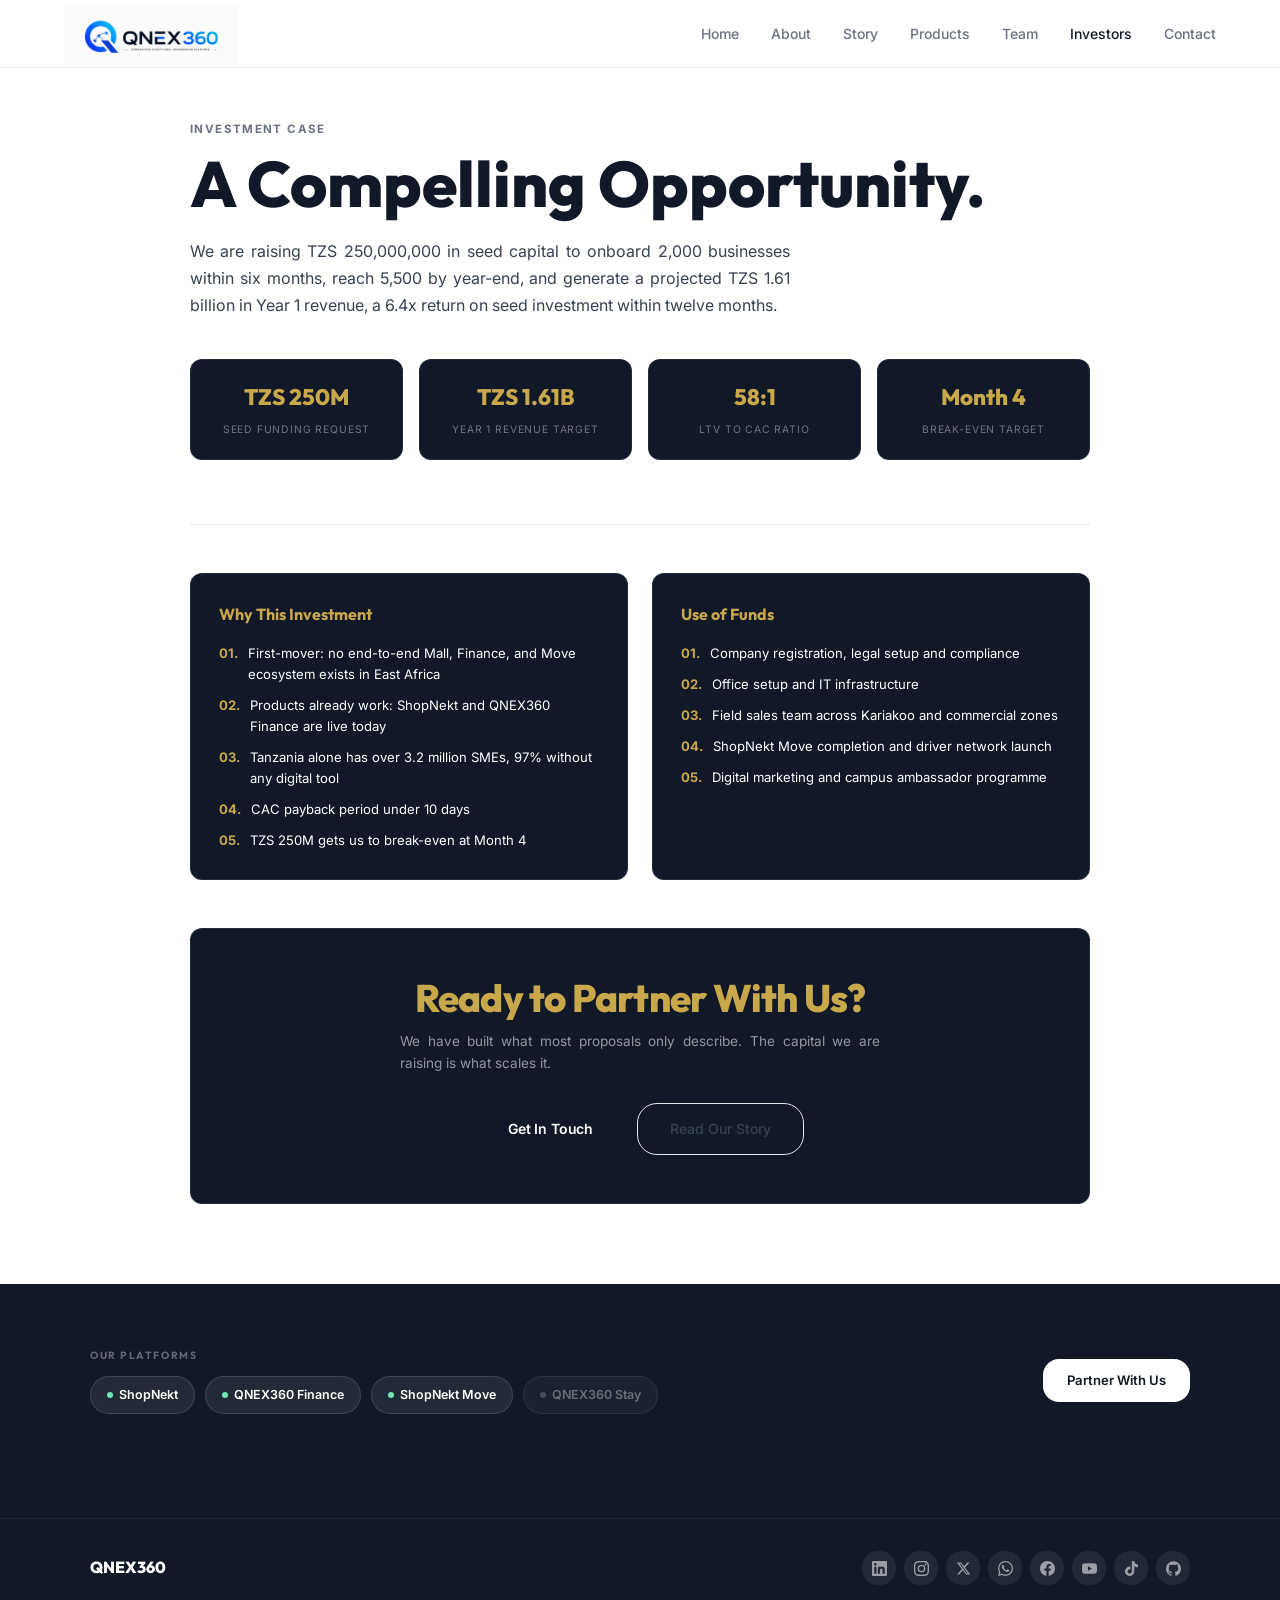
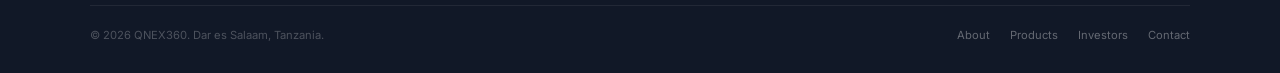
<file: investors.html>
<!DOCTYPE html>
<html lang="en">
<head>
<meta charset="UTF-8"/>
<meta name="google-site-verification" content="googleb8594862b3bec06f"/>
<meta name="viewport" content="width=device-width, initial-scale=1.0"/>
<title>Investment Case, QNEX360 | Tanzania Startup</title>
<meta name="description" content="QNEX360 investment case. TZS 250M seed round. 58:1 LTV to CAC. Break-even Month 4. Year 1 revenue TZS 1.61 billion. Tanzania's most promising startup."/>
<meta name="keywords" content="QNEX360, TDG, ShopNekt, QNEX360 Finance, ShopNekt Move, Tanzania technology company, Africa digital commerce, Tanzania startup, East Africa tech, Dar es Salaam tech company, Jumanne Maregeri, upcoming richest Tanzania, most promising startup Africa"/>
<meta name="author" content="QNEX360"/>
<meta name="robots" content="index, follow"/>
<link rel="canonical" href="https://qnex360.vercel.app/investors.html"/>
<meta property="og:type" content="website"/>
<meta property="og:title" content="Investment Case, QNEX360 | Tanzania Startup"/>
<meta property="og:description" content="QNEX360 investment case. TZS 250M seed round. 58:1 LTV to CAC. Break-even Month 4. Year 1 revenue TZS 1.61 billion. Tanzania's most promising startup."/>
<meta property="og:url" content="https://qnex360.vercel.app/investors.html"/>
<meta property="og:image" content="https://qnex360.vercel.app/icon-512.png"/>
<meta property="og:site_name" content="QNEX360"/>
<meta name="twitter:card" content="summary_large_image"/>
<meta name="twitter:title" content="Investment Case, QNEX360 | Tanzania Startup"/>
<meta name="twitter:description" content="QNEX360 investment case. TZS 250M seed round. 58:1 LTV to CAC. Break-even Month 4. Year 1 revenue TZS 1.61 billion. Tanzania's most promising startup."/>
<meta name="twitter:image" content="https://qnex360.vercel.app/icon-512.png"/>
<link rel="icon" href="icon-192.png" type="image/png">
<link rel="apple-touch-icon" href="icon-192.png">
<link rel="manifest" href="/manifest.json"/>
<link rel="stylesheet" href="style.css"/>
<link href="https://fonts.googleapis.com/css2?family=Inter:wght@300;400;500;600;700;800;900&family=Outfit:wght@400;500;600;700;800;900&display=swap" rel="stylesheet"/>
</head>
<body>

<nav>
  <a href="index.html" class="nav-logo"><img src="logo.png" alt="QNEX360"></a>
  <ul class="nav-links"><li><a href="index.html">Home</a></li><li><a href="about.html">About</a></li><li><a href="story.html">Story</a></li><li><a href="products.html">Products</a></li><li><a href="team.html">Team</a></li><li><a href="investors.html" class="active">Investors</a></li><li><a href="contact.html">Contact</a></li></ul>
  <button class="hamburger" onclick="document.getElementById('mob').classList.toggle('open')" aria-label="Menu">
    <span></span><span></span><span></span>
  </button>
</nav>
<div class="mobile-menu" id="mob"><a href="index.html">Home</a><a href="about.html">About</a><a href="story.html">Story</a><a href="products.html">Products</a><a href="team.html">Team</a><a href="investors.html">Investors</a><a href="contact.html">Contact</a></div>
<section style="padding:120px 5% 80px;background:#fff">
  <div style="max-width:900px;margin:0 auto">
    <span class="label">Investment Case</span>
    <h1 style="margin-bottom:20px">A Compelling Opportunity.</h1>
    <p style="font-size:1rem;max-width:600px;margin-bottom:40px">We are raising TZS 250,000,000 in seed capital to onboard 2,000 businesses within six months, reach 5,500 by year-end, and generate a projected TZS 1.61 billion in Year 1 revenue, a 6.4x return on seed investment within twelve months.</p>
    <div class="grid-4-col" style="display:grid;grid-template-columns:repeat(4,1fr);gap:16px;margin-bottom:64px">
      <div class="card"><div class="card-body" style="padding:20px;text-align:center"><div style="font-family:Outfit,sans-serif;font-size:1.4rem;font-weight:800;color:#C9A84C;margin-bottom:6px">TZS 250M</div><div style="font-size:0.65rem;text-transform:uppercase;letter-spacing:.08em;color:rgba(255,255,255,0.4)">Seed Funding Request</div></div></div>
      <div class="card"><div class="card-body" style="padding:20px;text-align:center"><div style="font-family:Outfit,sans-serif;font-size:1.4rem;font-weight:800;color:#C9A84C;margin-bottom:6px">TZS 1.61B</div><div style="font-size:0.65rem;text-transform:uppercase;letter-spacing:.08em;color:rgba(255,255,255,0.4)">Year 1 Revenue Target</div></div></div>
      <div class="card"><div class="card-body" style="padding:20px;text-align:center"><div style="font-family:Outfit,sans-serif;font-size:1.4rem;font-weight:800;color:#C9A84C;margin-bottom:6px">58:1</div><div style="font-size:0.65rem;text-transform:uppercase;letter-spacing:.08em;color:rgba(255,255,255,0.4)">LTV to CAC Ratio</div></div></div>
      <div class="card"><div class="card-body" style="padding:20px;text-align:center"><div style="font-family:Outfit,sans-serif;font-size:1.4rem;font-weight:800;color:#C9A84C;margin-bottom:6px">Month 4</div><div style="font-size:0.65rem;text-transform:uppercase;letter-spacing:.08em;color:rgba(255,255,255,0.4)">Break-Even Target</div></div></div>
    </div>
    <div class="gold-line" style="margin-bottom:48px"></div>
    <div class="grid-2" style="display:grid;grid-template-columns:1fr 1fr;gap:24px;margin-bottom:48px">
      <div class="card"><div class="card-body" style="padding:28px">
        <h3 style="color:#C9A84C;margin-bottom:16px">Why This Investment</h3>
        <div style="display:flex;flex-direction:column;gap:10px">
          <div style="display:flex;gap:10px;font-size:0.82rem;color:#fff;line-height:1.6"><span style="color:#C9A84C;font-weight:700;flex-shrink:0">01.</span>First-mover: no end-to-end Mall, Finance, and Move ecosystem exists in East Africa</div>
          <div style="display:flex;gap:10px;font-size:0.82rem;color:#fff;line-height:1.6"><span style="color:#C9A84C;font-weight:700;flex-shrink:0">02.</span>Products already work: ShopNekt and QNEX360 Finance are live today</div>
          <div style="display:flex;gap:10px;font-size:0.82rem;color:#fff;line-height:1.6"><span style="color:#C9A84C;font-weight:700;flex-shrink:0">03.</span>Tanzania alone has over 3.2 million SMEs, 97% without any digital tool</div>
          <div style="display:flex;gap:10px;font-size:0.82rem;color:#fff;line-height:1.6"><span style="color:#C9A84C;font-weight:700;flex-shrink:0">04.</span>CAC payback period under 10 days</div>
          <div style="display:flex;gap:10px;font-size:0.82rem;color:#fff;line-height:1.6"><span style="color:#C9A84C;font-weight:700;flex-shrink:0">05.</span>TZS 250M gets us to break-even at Month 4</div>
        </div>
      </div></div>
      <div class="card"><div class="card-body" style="padding:28px">
        <h3 style="color:#C9A84C;margin-bottom:16px">Use of Funds</h3>
        <div style="display:flex;flex-direction:column;gap:10px">
          <div style="display:flex;gap:10px;font-size:0.82rem;color:#fff;line-height:1.6"><span style="color:#C9A84C;font-weight:700;flex-shrink:0">01.</span>Company registration, legal setup and compliance</div>
          <div style="display:flex;gap:10px;font-size:0.82rem;color:#fff;line-height:1.6"><span style="color:#C9A84C;font-weight:700;flex-shrink:0">02.</span>Office setup and IT infrastructure</div>
          <div style="display:flex;gap:10px;font-size:0.82rem;color:#fff;line-height:1.6"><span style="color:#C9A84C;font-weight:700;flex-shrink:0">03.</span>Field sales team across Kariakoo and commercial zones</div>
          <div style="display:flex;gap:10px;font-size:0.82rem;color:#fff;line-height:1.6"><span style="color:#C9A84C;font-weight:700;flex-shrink:0">04.</span>ShopNekt Move completion and driver network launch</div>
          <div style="display:flex;gap:10px;font-size:0.82rem;color:#fff;line-height:1.6"><span style="color:#C9A84C;font-weight:700;flex-shrink:0">05.</span>Digital marketing and campus ambassador programme</div>
        </div>
      </div></div>
    </div>
    <div class="card" style="text-align:center"><div class="card-body" style="padding:48px">
      <h2 style="color:#C9A84C;margin-bottom:12px">Ready to Partner With Us?</h2>
      <p style="max-width:480px;margin:0 auto 28px;color:rgba(255,255,255,0.55)">We have built what most proposals only describe. The capital we are raising is what scales it.</p>
      <div style="display:flex;gap:12px;justify-content:center;flex-wrap:wrap">
        <a href="contact.html" class="btn-gold">Get In Touch</a>
        <a href="story.html" class="btn-outline">Read Our Story</a>
      </div>
    </div></div>
  </div>
</section>


<!-- DARK PRE-FOOTER SECTION -->
<section style="background:#111827;padding:64px 5%">
  <div style="max-width:1100px;margin:0 auto">
    <div style="display:flex;align-items:center;justify-content:space-between;flex-wrap:wrap;gap:24px;margin-bottom:40px">
      <div>
        <div style="font-family:Outfit,sans-serif;font-size:0.65rem;font-weight:700;text-transform:uppercase;letter-spacing:.15em;color:rgba(255,255,255,0.35);margin-bottom:12px">Our Platforms</div>
        <div style="display:flex;gap:10px;flex-wrap:wrap">
          <a href="https://qnex360-mall.vercel.app" target="_blank" style="display:inline-flex;align-items:center;gap:6px;font-size:0.78rem;font-weight:600;color:#fff;background:rgba(255,255,255,0.08);border:1px solid rgba(255,255,255,0.12);padding:8px 16px;border-radius:999px;text-decoration:none;transition:all .2s" onmouseover="this.style.background='rgba(255,255,255,0.14)'" onmouseout="this.style.background='rgba(255,255,255,0.08)'"><span style="width:6px;height:6px;border-radius:50%;background:#6ee7b7;flex-shrink:0"></span>ShopNekt</a>
          <a href="https://qnex360-finance.vercel.app" target="_blank" style="display:inline-flex;align-items:center;gap:6px;font-size:0.78rem;font-weight:600;color:#fff;background:rgba(255,255,255,0.08);border:1px solid rgba(255,255,255,0.12);padding:8px 16px;border-radius:999px;text-decoration:none;transition:all .2s" onmouseover="this.style.background='rgba(255,255,255,0.14)'" onmouseout="this.style.background='rgba(255,255,255,0.08)'"><span style="width:6px;height:6px;border-radius:50%;background:#6ee7b7;flex-shrink:0"></span>QNEX360 Finance</a>
          <a href="https://qnex360-mall.vercel.app/move/index.html" target="_blank" style="display:inline-flex;align-items:center;gap:6px;font-size:0.78rem;font-weight:600;color:#fff;background:rgba(255,255,255,0.08);border:1px solid rgba(255,255,255,0.12);padding:8px 16px;border-radius:999px;text-decoration:none;transition:all .2s" onmouseover="this.style.background='rgba(255,255,255,0.14)'" onmouseout="this.style.background='rgba(255,255,255,0.08)'"><span style="width:6px;height:6px;border-radius:50%;background:#6ee7b7;flex-shrink:0"></span>ShopNekt Move</a>
          <span style="display:inline-flex;align-items:center;gap:6px;font-size:0.78rem;font-weight:600;color:rgba(255,255,255,0.35);background:rgba(255,255,255,0.04);border:1px solid rgba(255,255,255,0.08);padding:8px 16px;border-radius:999px"><span style="width:6px;height:6px;border-radius:50%;background:rgba(255,255,255,0.2);flex-shrink:0"></span>QNEX360 Stay</span>
        </div>
      </div>
      <a href="contact.html" style="display:inline-flex;align-items:center;gap:8px;font-size:0.82rem;font-weight:600;color:#111827;background:#fff;padding:11px 24px;border-radius:16px;text-decoration:none;white-space:nowrap;transition:opacity .2s" onmouseover="this.style.opacity='.85'" onmouseout="this.style.opacity='1'">Partner With Us</a>
    </div>
  </div>
</section>

<!-- FOOTER -->
<footer style="background:#111827;border-top:1px solid rgba(255,255,255,0.06);padding:32px 5% 28px">
  <div style="max-width:1100px;margin:0 auto">
    <div style="display:flex;align-items:center;justify-content:space-between;flex-wrap:wrap;gap:20px;margin-bottom:20px">
      <div style="font-family:Outfit,sans-serif;font-size:1rem;font-weight:800;color:#fff">QNEX360</div>
      <div style="display:flex;gap:8px;flex-wrap:wrap"><a href="https://linkedin.com/in/arch-jumanne-maregeri-b4262a372" target="_blank" title="LinkedIn" style="display:inline-flex;align-items:center;justify-content:center;width:34px;height:34px;border-radius:16px;background:rgba(255,255,255,0.07);color:rgba(255,255,255,0.55);transition:all .2s;text-decoration:none" onmouseover="this.style.background='rgba(255,255,255,0.14)';this.style.color='#fff'" onmouseout="this.style.background='rgba(255,255,255,0.07)';this.style.color='rgba(255,255,255,0.55)'"><svg viewBox="0 0 24 24" fill="currentColor" width="15" height="15"><path d="M20.447 20.452h-3.554v-5.569c0-1.328-.027-3.037-1.852-3.037-1.853 0-2.136 1.445-2.136 2.939v5.667H9.351V9h3.414v1.561h.046c.477-.9 1.637-1.85 3.37-1.85 3.601 0 4.267 2.37 4.267 5.455v6.286zM5.337 7.433a2.062 2.062 0 0 1-2.063-2.065 2.064 2.064 0 1 1 2.063 2.065zm1.782 13.019H3.555V9h3.564v11.452zM22.225 0H1.771C.792 0 0 .774 0 1.729v20.542C0 23.227.792 24 1.771 24h20.451C23.2 24 24 23.227 24 22.271V1.729C24 .774 23.2 0 22.222 0h.003z"/></svg></a><a href="https://instagram.com/maregeri_jr" target="_blank" title="Instagram" style="display:inline-flex;align-items:center;justify-content:center;width:34px;height:34px;border-radius:16px;background:rgba(255,255,255,0.07);color:rgba(255,255,255,0.55);transition:all .2s;text-decoration:none" onmouseover="this.style.background='rgba(255,255,255,0.14)';this.style.color='#fff'" onmouseout="this.style.background='rgba(255,255,255,0.07)';this.style.color='rgba(255,255,255,0.55)'"><svg viewBox="0 0 24 24" fill="currentColor" width="15" height="15"><path d="M12 2.163c3.204 0 3.584.012 4.85.07 3.252.148 4.771 1.691 4.919 4.919.058 1.265.069 1.645.069 4.849 0 3.205-.012 3.584-.069 4.849-.149 3.225-1.664 4.771-4.919 4.919-1.266.058-1.644.07-4.85.07-3.204 0-3.584-.012-4.849-.07-3.26-.149-4.771-1.699-4.919-4.92-.058-1.265-.07-1.644-.07-4.849 0-3.204.013-3.583.07-4.849.149-3.227 1.664-4.771 4.919-4.919 1.266-.057 1.645-.069 4.849-.069zM12 0C8.741 0 8.333.014 7.053.072 2.695.272.273 2.69.073 7.052.014 8.333 0 8.741 0 12c0 3.259.014 3.668.072 4.948.2 4.358 2.618 6.78 6.98 6.98C8.333 23.986 8.741 24 12 24c3.259 0 3.668-.014 4.948-.072 4.354-.2 6.782-2.618 6.979-6.98.059-1.28.073-1.689.073-4.948 0-3.259-.014-3.667-.072-4.947-.196-4.354-2.617-6.78-6.979-6.98C15.668.014 15.259 0 12 0zm0 5.838a6.162 6.162 0 1 0 0 12.324 6.162 6.162 0 0 0 0-12.324zM12 16a4 4 0 1 1 0-8 4 4 0 0 1 0 8zm6.406-11.845a1.44 1.44 0 1 0 0 2.881 1.44 1.44 0 0 0 0-2.881z"/></svg></a><a href="https://x.com" target="_blank" title="X" style="display:inline-flex;align-items:center;justify-content:center;width:34px;height:34px;border-radius:16px;background:rgba(255,255,255,0.07);color:rgba(255,255,255,0.55);transition:all .2s;text-decoration:none" onmouseover="this.style.background='rgba(255,255,255,0.14)';this.style.color='#fff'" onmouseout="this.style.background='rgba(255,255,255,0.07)';this.style.color='rgba(255,255,255,0.55)'"><svg viewBox="0 0 24 24" fill="currentColor" width="15" height="15"><path d="M18.244 2.25h3.308l-7.227 8.26 8.502 11.24H16.17l-5.214-6.817L4.99 21.75H1.68l7.73-8.835L1.254 2.25H8.08l4.713 6.231zm-1.161 17.52h1.833L7.084 4.126H5.117z"/></svg></a><a href="https://wa.me/255651919915" target="_blank" title="WhatsApp" style="display:inline-flex;align-items:center;justify-content:center;width:34px;height:34px;border-radius:16px;background:rgba(255,255,255,0.07);color:rgba(255,255,255,0.55);transition:all .2s;text-decoration:none" onmouseover="this.style.background='rgba(255,255,255,0.14)';this.style.color='#fff'" onmouseout="this.style.background='rgba(255,255,255,0.07)';this.style.color='rgba(255,255,255,0.55)'"><svg viewBox="0 0 24 24" fill="currentColor" width="15" height="15"><path d="M17.472 14.382c-.297-.149-1.758-.867-2.03-.967-.273-.099-.471-.148-.67.15-.197.297-.767.966-.94 1.164-.173.199-.347.223-.644.075-.297-.15-1.255-.463-2.39-1.475-.883-.788-1.48-1.761-1.653-2.059-.173-.297-.018-.458.13-.606.134-.133.298-.347.446-.52.149-.174.198-.298.298-.497.099-.198.05-.371-.025-.52-.075-.149-.669-1.612-.916-2.207-.242-.579-.487-.5-.669-.51a12.8 12.8 0 0 0-.57-.01c-.198 0-.52.074-.792.372-.272.297-1.04 1.016-1.04 2.479 0 1.462 1.065 2.875 1.213 3.074.149.198 2.096 3.2 5.077 4.487.709.306 1.262.489 1.694.625.712.227 1.36.195 1.871.118.571-.085 1.758-.719 2.006-1.413.248-.694.248-1.289.173-1.413-.074-.124-.272-.198-.57-.347m-5.421 7.403h-.004a9.87 9.87 0 0 1-5.031-1.378l-.361-.214-3.741.982.998-3.648-.235-.374a9.86 9.86 0 0 1-1.51-5.26c.001-5.45 4.436-9.884 9.888-9.884 2.64 0 5.122 1.03 6.988 2.898a9.825 9.825 0 0 1 2.893 6.994c-.003 5.45-4.437 9.884-9.885 9.884m8.413-18.297A11.815 11.815 0 0 0 12.05 0C5.495 0 .16 5.335.157 11.892c0 2.096.547 4.142 1.588 5.945L.057 24l6.305-1.654a11.882 11.882 0 0 0 5.683 1.448h.005c6.554 0 11.89-5.335 11.893-11.893a11.821 11.821 0 0 0-3.48-8.413z"/></svg></a><a href="https://facebook.com" target="_blank" title="Facebook" style="display:inline-flex;align-items:center;justify-content:center;width:34px;height:34px;border-radius:16px;background:rgba(255,255,255,0.07);color:rgba(255,255,255,0.55);transition:all .2s;text-decoration:none" onmouseover="this.style.background='rgba(255,255,255,0.14)';this.style.color='#fff'" onmouseout="this.style.background='rgba(255,255,255,0.07)';this.style.color='rgba(255,255,255,0.55)'"><svg viewBox="0 0 24 24" fill="currentColor" width="15" height="15"><path d="M24 12.073c0-6.627-5.373-12-12-12s-12 5.373-12 12c0 5.99 4.388 10.954 10.125 11.854v-8.385H7.078v-3.47h3.047V9.43c0-3.007 1.792-4.669 4.533-4.669 1.312 0 2.686.235 2.686.235v2.953H15.83c-1.491 0-1.956.925-1.956 1.874v2.25h3.328l-.532 3.47h-2.796v8.385C19.612 23.027 24 18.062 24 12.073z"/></svg></a><a href="https://youtube.com" target="_blank" title="YouTube" style="display:inline-flex;align-items:center;justify-content:center;width:34px;height:34px;border-radius:16px;background:rgba(255,255,255,0.07);color:rgba(255,255,255,0.55);transition:all .2s;text-decoration:none" onmouseover="this.style.background='rgba(255,255,255,0.14)';this.style.color='#fff'" onmouseout="this.style.background='rgba(255,255,255,0.07)';this.style.color='rgba(255,255,255,0.55)'"><svg viewBox="0 0 24 24" fill="currentColor" width="15" height="15"><path d="M23.498 6.186a3.016 3.016 0 0 0-2.122-2.136C19.505 3.545 12 3.545 12 3.545s-7.505 0-9.377.505A3.017 3.017 0 0 0 .502 6.186C0 8.07 0 12 0 12s0 3.93.502 5.814a3.016 3.016 0 0 0 2.122 2.136c1.871.505 9.376.505 9.376.505s7.505 0 9.377-.505a3.015 3.015 0 0 0 2.122-2.136C24 15.93 24 12 24 12s0-3.93-.502-5.814zM9.545 15.568V8.432L15.818 12l-6.273 3.568z"/></svg></a><a href="https://tiktok.com" target="_blank" title="TikTok" style="display:inline-flex;align-items:center;justify-content:center;width:34px;height:34px;border-radius:16px;background:rgba(255,255,255,0.07);color:rgba(255,255,255,0.55);transition:all .2s;text-decoration:none" onmouseover="this.style.background='rgba(255,255,255,0.14)';this.style.color='#fff'" onmouseout="this.style.background='rgba(255,255,255,0.07)';this.style.color='rgba(255,255,255,0.55)'"><svg viewBox="0 0 24 24" fill="currentColor" width="15" height="15"><path d="M12.525.02c1.31-.02 2.61-.01 3.91-.02.08 1.53.63 3.09 1.75 4.17 1.12 1.11 2.7 1.62 4.24 1.79v4.03c-1.44-.05-2.89-.35-4.2-.97-.57-.26-1.1-.59-1.62-.93-.01 2.92.01 5.84-.02 8.75-.08 1.4-.54 2.79-1.35 3.94-1.31 1.92-3.58 3.17-5.91 3.21-1.43.08-2.86-.31-4.08-1.03-2.02-1.19-3.44-3.37-3.65-5.71-.02-.5-.03-1-.01-1.49.18-1.9 1.12-3.72 2.58-4.96 1.66-1.44 3.98-2.13 6.15-1.72.02 1.48-.04 2.96-.04 4.44-.99-.32-2.15-.23-3.02.37-.63.41-1.11 1.04-1.36 1.75-.21.51-.15 1.07-.14 1.61.24 1.64 1.82 3.02 3.5 2.87 1.12-.01 2.19-.66 2.77-1.61.19-.33.4-.67.41-1.06.1-1.79.06-3.57.07-5.36.01-4.03-.01-8.05.02-12.07z"/></svg></a><a href="https://github.com/travexmall15-gif" target="_blank" title="GitHub" style="display:inline-flex;align-items:center;justify-content:center;width:34px;height:34px;border-radius:16px;background:rgba(255,255,255,0.07);color:rgba(255,255,255,0.55);transition:all .2s;text-decoration:none" onmouseover="this.style.background='rgba(255,255,255,0.14)';this.style.color='#fff'" onmouseout="this.style.background='rgba(255,255,255,0.07)';this.style.color='rgba(255,255,255,0.55)'"><svg viewBox="0 0 24 24" fill="currentColor" width="15" height="15"><path d="M12 .297c-6.63 0-12 5.373-12 12 0 5.303 3.438 9.8 8.205 11.385.6.113.82-.258.82-.577 0-.285-.01-1.04-.015-2.04-3.338.724-4.042-1.61-4.042-1.61C4.422 18.07 3.633 17.7 3.633 17.7c-1.087-.744.084-.729.084-.729 1.205.084 1.838 1.236 1.838 1.236 1.07 1.835 2.809 1.305 3.495.998.108-.776.417-1.305.76-1.605-2.665-.3-5.466-1.332-5.466-5.93 0-1.31.465-2.38 1.235-3.22-.135-.303-.54-1.523.105-3.176 0 0 1.005-.322 3.3 1.23.96-.267 1.98-.399 3-.405 1.02.006 2.04.138 3 .405 2.28-1.552 3.285-1.23 3.285-1.23.645 1.653.24 2.873.12 3.176.765.84 1.23 1.91 1.23 3.22 0 4.61-2.805 5.625-5.475 5.92.42.36.81 1.096.81 2.22 0 1.606-.015 2.896-.015 3.286 0 .315.21.69.825.57C20.565 22.092 24 17.592 24 12.297c0-6.627-5.373-12-12-12"/></svg></a></div>
    </div>
    <div style="display:flex;align-items:center;justify-content:space-between;flex-wrap:wrap;gap:16px;padding-top:20px;border-top:1px solid rgba(255,255,255,0.07)">
      <p style="font-size:0.7rem;color:rgba(255,255,255,0.25);margin:0">© 2026 QNEX360. Dar es Salaam, Tanzania.</p>
      <div style="display:flex;gap:20px;flex-wrap:wrap">
        <a href="about.html" style="font-size:0.7rem;color:rgba(255,255,255,0.35);text-decoration:none;transition:color .2s" onmouseover="this.style.color='rgba(255,255,255,0.7)'" onmouseout="this.style.color='rgba(255,255,255,0.35)'">About</a>
        <a href="products.html" style="font-size:0.7rem;color:rgba(255,255,255,0.35);text-decoration:none;transition:color .2s" onmouseover="this.style.color='rgba(255,255,255,0.7)'" onmouseout="this.style.color='rgba(255,255,255,0.35)'">Products</a>
        <a href="investors.html" style="font-size:0.7rem;color:rgba(255,255,255,0.35);text-decoration:none;transition:color .2s" onmouseover="this.style.color='rgba(255,255,255,0.7)'" onmouseout="this.style.color='rgba(255,255,255,0.35)'">Investors</a>
        <a href="contact.html" style="font-size:0.7rem;color:rgba(255,255,255,0.35);text-decoration:none;transition:color .2s" onmouseover="this.style.color='rgba(255,255,255,0.7)'" onmouseout="this.style.color='rgba(255,255,255,0.35)'">Contact</a>
      </div>
    </div>
  </div>
</footer>
<style>
.footer-products{display:flex;gap:8px;flex-wrap:wrap;justify-content:center;margin-bottom:16px}
.footer-product{font-size:0.72rem;font-weight:600;color:rgba(255,255,255,0.5);border:1px solid rgba(255,255,255,0.12);padding:4px 14px;border-radius:999px;text-decoration:none;transition:all .2s}
.footer-product:hover,.footer-product.live:hover{color:#fff;border-color:rgba(255,255,255,0.4)}
.footer-product.live::before{content:'';display:inline-block;width:5px;height:5px;border-radius:50%;background:#6ee7b7;margin-right:6px;vertical-align:middle}
.footer-product.soon{opacity:0.5}
.footer-social{display:flex;gap:8px;justify-content:center;flex-wrap:wrap;margin-bottom:20px}
.footer-social-icon{display:flex;align-items:center;justify-content:center;width:34px;height:34px;border-radius:16px;background:rgba(255,255,255,0.07);color:rgba(255,255,255,0.5);transition:all .2s}
.footer-social-icon:hover{background:rgba(255,255,255,0.12);color:#fff}
</style>
</body></html>
</file>
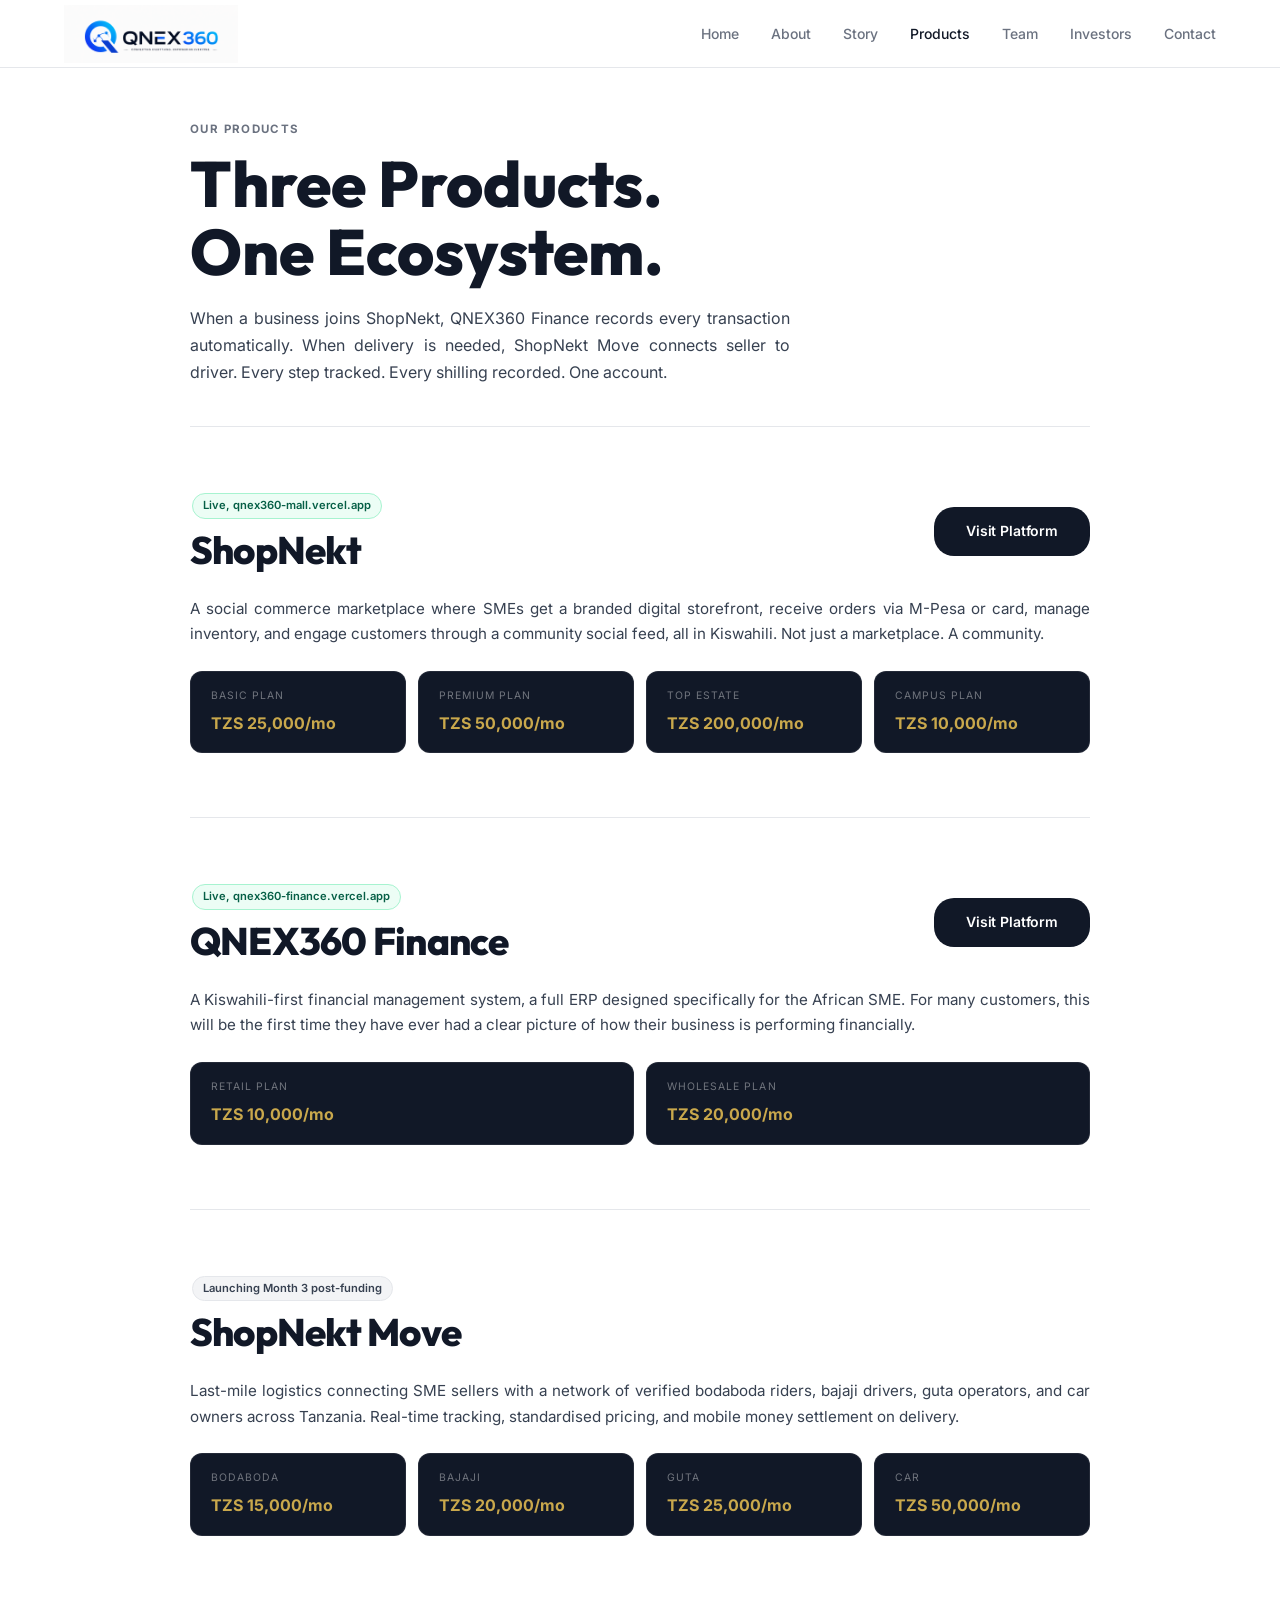
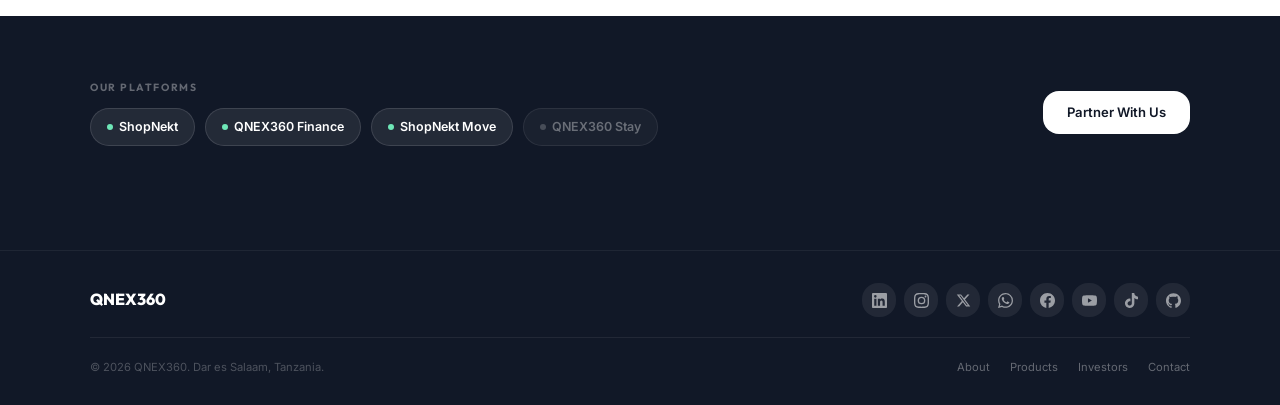
<file: products.html>
<!DOCTYPE html>
<html lang="en">
<head>
<meta charset="UTF-8"/>
<meta name="google-site-verification" content="googleb8594862b3bec06f"/>
<meta name="viewport" content="width=device-width, initial-scale=1.0"/>
<title>Products, ShopNekt, QNEX360 Finance, ShopNekt Move | QNEX360</title>
<meta name="description" content="Three integrated AI-powered digital products for East African SMEs. ShopNekt, QNEX360 Finance, and ShopNekt Move, one account, one ecosystem, one platform."/>
<meta name="keywords" content="QNEX360, TDG, ShopNekt, QNEX360 Finance, ShopNekt Move, Tanzania technology company, Africa digital commerce, Tanzania startup, East Africa tech, Dar es Salaam tech company, Jumanne Maregeri, upcoming richest Tanzania, most promising startup Africa"/>
<meta name="author" content="QNEX360"/>
<meta name="robots" content="index, follow"/>
<link rel="canonical" href="https://qnex360.vercel.app/products.html"/>
<meta property="og:type" content="website"/>
<meta property="og:title" content="Products, ShopNekt, QNEX360 Finance, ShopNekt Move | QNEX360"/>
<meta property="og:description" content="Three integrated AI-powered digital products for East African SMEs. ShopNekt, QNEX360 Finance, and ShopNekt Move, one account, one ecosystem, one platform."/>
<meta property="og:url" content="https://qnex360.vercel.app/products.html"/>
<meta property="og:image" content="https://qnex360.vercel.app/icon-512.png"/>
<meta property="og:site_name" content="QNEX360"/>
<meta name="twitter:card" content="summary_large_image"/>
<meta name="twitter:title" content="Products, ShopNekt, QNEX360 Finance, ShopNekt Move | QNEX360"/>
<meta name="twitter:description" content="Three integrated AI-powered digital products for East African SMEs. ShopNekt, QNEX360 Finance, and ShopNekt Move, one account, one ecosystem, one platform."/>
<meta name="twitter:image" content="https://qnex360.vercel.app/icon-512.png"/>
<link rel="icon" href="icon-192.png" type="image/png">
<link rel="apple-touch-icon" href="icon-192.png">
<link rel="manifest" href="/manifest.json"/>
<link rel="stylesheet" href="style.css"/>
<link href="https://fonts.googleapis.com/css2?family=Inter:wght@300;400;500;600;700;800;900&family=Outfit:wght@400;500;600;700;800;900&display=swap" rel="stylesheet"/>
</head>
<body>

<nav>
  <a href="index.html" class="nav-logo"><img src="logo.png" alt="QNEX360"></a>
  <ul class="nav-links"><li><a href="index.html">Home</a></li><li><a href="about.html">About</a></li><li><a href="story.html">Story</a></li><li><a href="products.html" class="active">Products</a></li><li><a href="team.html">Team</a></li><li><a href="investors.html">Investors</a></li><li><a href="contact.html">Contact</a></li></ul>
  <button class="hamburger" onclick="document.getElementById('mob').classList.toggle('open')" aria-label="Menu">
    <span></span><span></span><span></span>
  </button>
</nav>
<div class="mobile-menu" id="mob"><a href="index.html">Home</a><a href="about.html">About</a><a href="story.html">Story</a><a href="products.html">Products</a><a href="team.html">Team</a><a href="investors.html">Investors</a><a href="contact.html">Contact</a></div>
<section style="padding:120px 5% 80px;background:#fff">
  <div style="max-width:900px;margin:0 auto">
    <span class="label">Our Products</span>
    <h1 style="margin-bottom:20px">Three Products.<br>One Ecosystem.</h1>
    <p style="font-size:1rem;max-width:600px;margin-bottom:40px">When a business joins ShopNekt, QNEX360 Finance records every transaction automatically. When delivery is needed, ShopNekt Move connects seller to driver. Every step tracked. Every shilling recorded. One account.</p>
    <div class="gold-line" style="margin-bottom:64px"></div>

    <!-- ShopNekt -->
    <div style="margin-bottom:64px">
      <div style="display:flex;align-items:center;justify-content:space-between;flex-wrap:wrap;gap:16px;margin-bottom:24px">
        <div><span class="tag" style="color:#065F46;background:#ECFDF5;border-color:#A7F3D0;margin-bottom:10px;display:inline-block">Live, qnex360-mall.vercel.app</span><h2 style="color:#111827;margin-bottom:0">ShopNekt</h2></div>
        <a href="https://qnex360-mall.vercel.app" target="_blank" class="btn-gold">Visit Platform</a>
      </div>
      <p style="font-size:0.95rem;margin-bottom:24px">A social commerce marketplace where SMEs get a branded digital storefront, receive orders via M-Pesa or card, manage inventory, and engage customers through a community social feed, all in Kiswahili. Not just a marketplace. A community.</p>
      <div style="display:grid;grid-template-columns:repeat(auto-fit,minmax(160px,1fr));gap:12px;margin-bottom:24px">
        <div class="card"><div class="card-body" style="padding:16px 20px"><div style="font-size:0.65rem;color:rgba(255,255,255,0.4);text-transform:uppercase;letter-spacing:.1em;margin-bottom:6px">Basic Plan</div><div style="font-weight:700;color:#C9A84C">TZS 25,000/mo</div></div></div>
        <div class="card"><div class="card-body" style="padding:16px 20px"><div style="font-size:0.65rem;color:rgba(255,255,255,0.4);text-transform:uppercase;letter-spacing:.1em;margin-bottom:6px">Premium Plan</div><div style="font-weight:700;color:#C9A84C">TZS 50,000/mo</div></div></div>
        <div class="card"><div class="card-body" style="padding:16px 20px"><div style="font-size:0.65rem;color:rgba(255,255,255,0.4);text-transform:uppercase;letter-spacing:.1em;margin-bottom:6px">Top Estate</div><div style="font-weight:700;color:#C9A84C">TZS 200,000/mo</div></div></div>
        <div class="card"><div class="card-body" style="padding:16px 20px"><div style="font-size:0.65rem;color:rgba(255,255,255,0.4);text-transform:uppercase;letter-spacing:.1em;margin-bottom:6px">Campus Plan</div><div style="font-weight:700;color:#C9A84C">TZS 10,000/mo</div></div></div>
      </div>
    </div>
    <div class="gold-line" style="margin-bottom:64px"></div>

    <!-- QNEX360 Finance -->
    <div style="margin-bottom:64px">
      <div style="display:flex;align-items:center;justify-content:space-between;flex-wrap:wrap;gap:16px;margin-bottom:24px">
        <div><span class="tag" style="color:#065F46;background:#ECFDF5;border-color:#A7F3D0;margin-bottom:10px;display:inline-block">Live, qnex360-finance.vercel.app</span><h2 style="color:#111827;margin-bottom:0">QNEX360 Finance</h2></div>
        <a href="https://qnex360-finance.vercel.app" target="_blank" class="btn-gold">Visit Platform</a>
      </div>
      <p style="font-size:0.95rem;margin-bottom:24px">A Kiswahili-first financial management system, a full ERP designed specifically for the African SME. For many customers, this will be the first time they have ever had a clear picture of how their business is performing financially.</p>
      <div style="display:grid;grid-template-columns:repeat(auto-fit,minmax(160px,1fr));gap:12px;margin-bottom:24px">
        <div class="card"><div class="card-body" style="padding:16px 20px"><div style="font-size:0.65rem;color:rgba(255,255,255,0.4);text-transform:uppercase;letter-spacing:.1em;margin-bottom:6px">Retail Plan</div><div style="font-weight:700;color:#C9A84C">TZS 10,000/mo</div></div></div>
        <div class="card"><div class="card-body" style="padding:16px 20px"><div style="font-size:0.65rem;color:rgba(255,255,255,0.4);text-transform:uppercase;letter-spacing:.1em;margin-bottom:6px">Wholesale Plan</div><div style="font-weight:700;color:#C9A84C">TZS 20,000/mo</div></div></div>
      </div>
    </div>
    <div class="gold-line" style="margin-bottom:64px"></div>

    <!-- ShopNekt Move -->
    <div>
      <div style="margin-bottom:24px"><span class="tag" style="margin-bottom:10px;display:inline-block">Launching Month 3 post-funding</span><h2 style="color:#111827;margin-bottom:0">ShopNekt Move</h2></div>
      <p style="font-size:0.95rem;margin-bottom:24px">Last-mile logistics connecting SME sellers with a network of verified bodaboda riders, bajaji drivers, guta operators, and car owners across Tanzania. Real-time tracking, standardised pricing, and mobile money settlement on delivery.</p>
      <div style="display:grid;grid-template-columns:repeat(auto-fit,minmax(160px,1fr));gap:12px">
        <div class="card"><div class="card-body" style="padding:16px 20px"><div style="font-size:0.65rem;color:rgba(255,255,255,0.4);text-transform:uppercase;letter-spacing:.1em;margin-bottom:6px">Bodaboda</div><div style="font-weight:700;color:#C9A84C">TZS 15,000/mo</div></div></div>
        <div class="card"><div class="card-body" style="padding:16px 20px"><div style="font-size:0.65rem;color:rgba(255,255,255,0.4);text-transform:uppercase;letter-spacing:.1em;margin-bottom:6px">Bajaji</div><div style="font-weight:700;color:#C9A84C">TZS 20,000/mo</div></div></div>
        <div class="card"><div class="card-body" style="padding:16px 20px"><div style="font-size:0.65rem;color:rgba(255,255,255,0.4);text-transform:uppercase;letter-spacing:.1em;margin-bottom:6px">Guta</div><div style="font-weight:700;color:#C9A84C">TZS 25,000/mo</div></div></div>
        <div class="card"><div class="card-body" style="padding:16px 20px"><div style="font-size:0.65rem;color:rgba(255,255,255,0.4);text-transform:uppercase;letter-spacing:.1em;margin-bottom:6px">Car</div><div style="font-weight:700;color:#C9A84C">TZS 50,000/mo</div></div></div>
      </div>
    </div>
  </div>
</section>


<!-- DARK PRE-FOOTER SECTION -->
<section style="background:#111827;padding:64px 5%">
  <div style="max-width:1100px;margin:0 auto">
    <div style="display:flex;align-items:center;justify-content:space-between;flex-wrap:wrap;gap:24px;margin-bottom:40px">
      <div>
        <div style="font-family:Outfit,sans-serif;font-size:0.65rem;font-weight:700;text-transform:uppercase;letter-spacing:.15em;color:rgba(255,255,255,0.35);margin-bottom:12px">Our Platforms</div>
        <div style="display:flex;gap:10px;flex-wrap:wrap">
          <a href="https://qnex360-mall.vercel.app" target="_blank" style="display:inline-flex;align-items:center;gap:6px;font-size:0.78rem;font-weight:600;color:#fff;background:rgba(255,255,255,0.08);border:1px solid rgba(255,255,255,0.12);padding:8px 16px;border-radius:999px;text-decoration:none;transition:all .2s" onmouseover="this.style.background='rgba(255,255,255,0.14)'" onmouseout="this.style.background='rgba(255,255,255,0.08)'"><span style="width:6px;height:6px;border-radius:50%;background:#6ee7b7;flex-shrink:0"></span>ShopNekt</a>
          <a href="https://qnex360-finance.vercel.app" target="_blank" style="display:inline-flex;align-items:center;gap:6px;font-size:0.78rem;font-weight:600;color:#fff;background:rgba(255,255,255,0.08);border:1px solid rgba(255,255,255,0.12);padding:8px 16px;border-radius:999px;text-decoration:none;transition:all .2s" onmouseover="this.style.background='rgba(255,255,255,0.14)'" onmouseout="this.style.background='rgba(255,255,255,0.08)'"><span style="width:6px;height:6px;border-radius:50%;background:#6ee7b7;flex-shrink:0"></span>QNEX360 Finance</a>
          <a href="https://qnex360-mall.vercel.app/move/index.html" target="_blank" style="display:inline-flex;align-items:center;gap:6px;font-size:0.78rem;font-weight:600;color:#fff;background:rgba(255,255,255,0.08);border:1px solid rgba(255,255,255,0.12);padding:8px 16px;border-radius:999px;text-decoration:none;transition:all .2s" onmouseover="this.style.background='rgba(255,255,255,0.14)'" onmouseout="this.style.background='rgba(255,255,255,0.08)'"><span style="width:6px;height:6px;border-radius:50%;background:#6ee7b7;flex-shrink:0"></span>ShopNekt Move</a>
          <span style="display:inline-flex;align-items:center;gap:6px;font-size:0.78rem;font-weight:600;color:rgba(255,255,255,0.35);background:rgba(255,255,255,0.04);border:1px solid rgba(255,255,255,0.08);padding:8px 16px;border-radius:999px"><span style="width:6px;height:6px;border-radius:50%;background:rgba(255,255,255,0.2);flex-shrink:0"></span>QNEX360 Stay</span>
        </div>
      </div>
      <a href="contact.html" style="display:inline-flex;align-items:center;gap:8px;font-size:0.82rem;font-weight:600;color:#111827;background:#fff;padding:11px 24px;border-radius:16px;text-decoration:none;white-space:nowrap;transition:opacity .2s" onmouseover="this.style.opacity='.85'" onmouseout="this.style.opacity='1'">Partner With Us</a>
    </div>
  </div>
</section>

<!-- FOOTER -->
<footer style="background:#111827;border-top:1px solid rgba(255,255,255,0.06);padding:32px 5% 28px">
  <div style="max-width:1100px;margin:0 auto">
    <div style="display:flex;align-items:center;justify-content:space-between;flex-wrap:wrap;gap:20px;margin-bottom:20px">
      <div style="font-family:Outfit,sans-serif;font-size:1rem;font-weight:800;color:#fff">QNEX360</div>
      <div style="display:flex;gap:8px;flex-wrap:wrap"><a href="https://linkedin.com/in/arch-jumanne-maregeri-b4262a372" target="_blank" title="LinkedIn" style="display:inline-flex;align-items:center;justify-content:center;width:34px;height:34px;border-radius:16px;background:rgba(255,255,255,0.07);color:rgba(255,255,255,0.55);transition:all .2s;text-decoration:none" onmouseover="this.style.background='rgba(255,255,255,0.14)';this.style.color='#fff'" onmouseout="this.style.background='rgba(255,255,255,0.07)';this.style.color='rgba(255,255,255,0.55)'"><svg viewBox="0 0 24 24" fill="currentColor" width="15" height="15"><path d="M20.447 20.452h-3.554v-5.569c0-1.328-.027-3.037-1.852-3.037-1.853 0-2.136 1.445-2.136 2.939v5.667H9.351V9h3.414v1.561h.046c.477-.9 1.637-1.85 3.37-1.85 3.601 0 4.267 2.37 4.267 5.455v6.286zM5.337 7.433a2.062 2.062 0 0 1-2.063-2.065 2.064 2.064 0 1 1 2.063 2.065zm1.782 13.019H3.555V9h3.564v11.452zM22.225 0H1.771C.792 0 0 .774 0 1.729v20.542C0 23.227.792 24 1.771 24h20.451C23.2 24 24 23.227 24 22.271V1.729C24 .774 23.2 0 22.222 0h.003z"/></svg></a><a href="https://instagram.com/maregeri_jr" target="_blank" title="Instagram" style="display:inline-flex;align-items:center;justify-content:center;width:34px;height:34px;border-radius:16px;background:rgba(255,255,255,0.07);color:rgba(255,255,255,0.55);transition:all .2s;text-decoration:none" onmouseover="this.style.background='rgba(255,255,255,0.14)';this.style.color='#fff'" onmouseout="this.style.background='rgba(255,255,255,0.07)';this.style.color='rgba(255,255,255,0.55)'"><svg viewBox="0 0 24 24" fill="currentColor" width="15" height="15"><path d="M12 2.163c3.204 0 3.584.012 4.85.07 3.252.148 4.771 1.691 4.919 4.919.058 1.265.069 1.645.069 4.849 0 3.205-.012 3.584-.069 4.849-.149 3.225-1.664 4.771-4.919 4.919-1.266.058-1.644.07-4.85.07-3.204 0-3.584-.012-4.849-.07-3.26-.149-4.771-1.699-4.919-4.92-.058-1.265-.07-1.644-.07-4.849 0-3.204.013-3.583.07-4.849.149-3.227 1.664-4.771 4.919-4.919 1.266-.057 1.645-.069 4.849-.069zM12 0C8.741 0 8.333.014 7.053.072 2.695.272.273 2.69.073 7.052.014 8.333 0 8.741 0 12c0 3.259.014 3.668.072 4.948.2 4.358 2.618 6.78 6.98 6.98C8.333 23.986 8.741 24 12 24c3.259 0 3.668-.014 4.948-.072 4.354-.2 6.782-2.618 6.979-6.98.059-1.28.073-1.689.073-4.948 0-3.259-.014-3.667-.072-4.947-.196-4.354-2.617-6.78-6.979-6.98C15.668.014 15.259 0 12 0zm0 5.838a6.162 6.162 0 1 0 0 12.324 6.162 6.162 0 0 0 0-12.324zM12 16a4 4 0 1 1 0-8 4 4 0 0 1 0 8zm6.406-11.845a1.44 1.44 0 1 0 0 2.881 1.44 1.44 0 0 0 0-2.881z"/></svg></a><a href="https://x.com" target="_blank" title="X" style="display:inline-flex;align-items:center;justify-content:center;width:34px;height:34px;border-radius:16px;background:rgba(255,255,255,0.07);color:rgba(255,255,255,0.55);transition:all .2s;text-decoration:none" onmouseover="this.style.background='rgba(255,255,255,0.14)';this.style.color='#fff'" onmouseout="this.style.background='rgba(255,255,255,0.07)';this.style.color='rgba(255,255,255,0.55)'"><svg viewBox="0 0 24 24" fill="currentColor" width="15" height="15"><path d="M18.244 2.25h3.308l-7.227 8.26 8.502 11.24H16.17l-5.214-6.817L4.99 21.75H1.68l7.73-8.835L1.254 2.25H8.08l4.713 6.231zm-1.161 17.52h1.833L7.084 4.126H5.117z"/></svg></a><a href="https://wa.me/255651919915" target="_blank" title="WhatsApp" style="display:inline-flex;align-items:center;justify-content:center;width:34px;height:34px;border-radius:16px;background:rgba(255,255,255,0.07);color:rgba(255,255,255,0.55);transition:all .2s;text-decoration:none" onmouseover="this.style.background='rgba(255,255,255,0.14)';this.style.color='#fff'" onmouseout="this.style.background='rgba(255,255,255,0.07)';this.style.color='rgba(255,255,255,0.55)'"><svg viewBox="0 0 24 24" fill="currentColor" width="15" height="15"><path d="M17.472 14.382c-.297-.149-1.758-.867-2.03-.967-.273-.099-.471-.148-.67.15-.197.297-.767.966-.94 1.164-.173.199-.347.223-.644.075-.297-.15-1.255-.463-2.39-1.475-.883-.788-1.48-1.761-1.653-2.059-.173-.297-.018-.458.13-.606.134-.133.298-.347.446-.52.149-.174.198-.298.298-.497.099-.198.05-.371-.025-.52-.075-.149-.669-1.612-.916-2.207-.242-.579-.487-.5-.669-.51a12.8 12.8 0 0 0-.57-.01c-.198 0-.52.074-.792.372-.272.297-1.04 1.016-1.04 2.479 0 1.462 1.065 2.875 1.213 3.074.149.198 2.096 3.2 5.077 4.487.709.306 1.262.489 1.694.625.712.227 1.36.195 1.871.118.571-.085 1.758-.719 2.006-1.413.248-.694.248-1.289.173-1.413-.074-.124-.272-.198-.57-.347m-5.421 7.403h-.004a9.87 9.87 0 0 1-5.031-1.378l-.361-.214-3.741.982.998-3.648-.235-.374a9.86 9.86 0 0 1-1.51-5.26c.001-5.45 4.436-9.884 9.888-9.884 2.64 0 5.122 1.03 6.988 2.898a9.825 9.825 0 0 1 2.893 6.994c-.003 5.45-4.437 9.884-9.885 9.884m8.413-18.297A11.815 11.815 0 0 0 12.05 0C5.495 0 .16 5.335.157 11.892c0 2.096.547 4.142 1.588 5.945L.057 24l6.305-1.654a11.882 11.882 0 0 0 5.683 1.448h.005c6.554 0 11.89-5.335 11.893-11.893a11.821 11.821 0 0 0-3.48-8.413z"/></svg></a><a href="https://facebook.com" target="_blank" title="Facebook" style="display:inline-flex;align-items:center;justify-content:center;width:34px;height:34px;border-radius:16px;background:rgba(255,255,255,0.07);color:rgba(255,255,255,0.55);transition:all .2s;text-decoration:none" onmouseover="this.style.background='rgba(255,255,255,0.14)';this.style.color='#fff'" onmouseout="this.style.background='rgba(255,255,255,0.07)';this.style.color='rgba(255,255,255,0.55)'"><svg viewBox="0 0 24 24" fill="currentColor" width="15" height="15"><path d="M24 12.073c0-6.627-5.373-12-12-12s-12 5.373-12 12c0 5.99 4.388 10.954 10.125 11.854v-8.385H7.078v-3.47h3.047V9.43c0-3.007 1.792-4.669 4.533-4.669 1.312 0 2.686.235 2.686.235v2.953H15.83c-1.491 0-1.956.925-1.956 1.874v2.25h3.328l-.532 3.47h-2.796v8.385C19.612 23.027 24 18.062 24 12.073z"/></svg></a><a href="https://youtube.com" target="_blank" title="YouTube" style="display:inline-flex;align-items:center;justify-content:center;width:34px;height:34px;border-radius:16px;background:rgba(255,255,255,0.07);color:rgba(255,255,255,0.55);transition:all .2s;text-decoration:none" onmouseover="this.style.background='rgba(255,255,255,0.14)';this.style.color='#fff'" onmouseout="this.style.background='rgba(255,255,255,0.07)';this.style.color='rgba(255,255,255,0.55)'"><svg viewBox="0 0 24 24" fill="currentColor" width="15" height="15"><path d="M23.498 6.186a3.016 3.016 0 0 0-2.122-2.136C19.505 3.545 12 3.545 12 3.545s-7.505 0-9.377.505A3.017 3.017 0 0 0 .502 6.186C0 8.07 0 12 0 12s0 3.93.502 5.814a3.016 3.016 0 0 0 2.122 2.136c1.871.505 9.376.505 9.376.505s7.505 0 9.377-.505a3.015 3.015 0 0 0 2.122-2.136C24 15.93 24 12 24 12s0-3.93-.502-5.814zM9.545 15.568V8.432L15.818 12l-6.273 3.568z"/></svg></a><a href="https://tiktok.com" target="_blank" title="TikTok" style="display:inline-flex;align-items:center;justify-content:center;width:34px;height:34px;border-radius:16px;background:rgba(255,255,255,0.07);color:rgba(255,255,255,0.55);transition:all .2s;text-decoration:none" onmouseover="this.style.background='rgba(255,255,255,0.14)';this.style.color='#fff'" onmouseout="this.style.background='rgba(255,255,255,0.07)';this.style.color='rgba(255,255,255,0.55)'"><svg viewBox="0 0 24 24" fill="currentColor" width="15" height="15"><path d="M12.525.02c1.31-.02 2.61-.01 3.91-.02.08 1.53.63 3.09 1.75 4.17 1.12 1.11 2.7 1.62 4.24 1.79v4.03c-1.44-.05-2.89-.35-4.2-.97-.57-.26-1.1-.59-1.62-.93-.01 2.92.01 5.84-.02 8.75-.08 1.4-.54 2.79-1.35 3.94-1.31 1.92-3.58 3.17-5.91 3.21-1.43.08-2.86-.31-4.08-1.03-2.02-1.19-3.44-3.37-3.65-5.71-.02-.5-.03-1-.01-1.49.18-1.9 1.12-3.72 2.58-4.96 1.66-1.44 3.98-2.13 6.15-1.72.02 1.48-.04 2.96-.04 4.44-.99-.32-2.15-.23-3.02.37-.63.41-1.11 1.04-1.36 1.75-.21.51-.15 1.07-.14 1.61.24 1.64 1.82 3.02 3.5 2.87 1.12-.01 2.19-.66 2.77-1.61.19-.33.4-.67.41-1.06.1-1.79.06-3.57.07-5.36.01-4.03-.01-8.05.02-12.07z"/></svg></a><a href="https://github.com/travexmall15-gif" target="_blank" title="GitHub" style="display:inline-flex;align-items:center;justify-content:center;width:34px;height:34px;border-radius:16px;background:rgba(255,255,255,0.07);color:rgba(255,255,255,0.55);transition:all .2s;text-decoration:none" onmouseover="this.style.background='rgba(255,255,255,0.14)';this.style.color='#fff'" onmouseout="this.style.background='rgba(255,255,255,0.07)';this.style.color='rgba(255,255,255,0.55)'"><svg viewBox="0 0 24 24" fill="currentColor" width="15" height="15"><path d="M12 .297c-6.63 0-12 5.373-12 12 0 5.303 3.438 9.8 8.205 11.385.6.113.82-.258.82-.577 0-.285-.01-1.04-.015-2.04-3.338.724-4.042-1.61-4.042-1.61C4.422 18.07 3.633 17.7 3.633 17.7c-1.087-.744.084-.729.084-.729 1.205.084 1.838 1.236 1.838 1.236 1.07 1.835 2.809 1.305 3.495.998.108-.776.417-1.305.76-1.605-2.665-.3-5.466-1.332-5.466-5.93 0-1.31.465-2.38 1.235-3.22-.135-.303-.54-1.523.105-3.176 0 0 1.005-.322 3.3 1.23.96-.267 1.98-.399 3-.405 1.02.006 2.04.138 3 .405 2.28-1.552 3.285-1.23 3.285-1.23.645 1.653.24 2.873.12 3.176.765.84 1.23 1.91 1.23 3.22 0 4.61-2.805 5.625-5.475 5.92.42.36.81 1.096.81 2.22 0 1.606-.015 2.896-.015 3.286 0 .315.21.69.825.57C20.565 22.092 24 17.592 24 12.297c0-6.627-5.373-12-12-12"/></svg></a></div>
    </div>
    <div style="display:flex;align-items:center;justify-content:space-between;flex-wrap:wrap;gap:16px;padding-top:20px;border-top:1px solid rgba(255,255,255,0.07)">
      <p style="font-size:0.7rem;color:rgba(255,255,255,0.25);margin:0">© 2026 QNEX360. Dar es Salaam, Tanzania.</p>
      <div style="display:flex;gap:20px;flex-wrap:wrap">
        <a href="about.html" style="font-size:0.7rem;color:rgba(255,255,255,0.35);text-decoration:none;transition:color .2s" onmouseover="this.style.color='rgba(255,255,255,0.7)'" onmouseout="this.style.color='rgba(255,255,255,0.35)'">About</a>
        <a href="products.html" style="font-size:0.7rem;color:rgba(255,255,255,0.35);text-decoration:none;transition:color .2s" onmouseover="this.style.color='rgba(255,255,255,0.7)'" onmouseout="this.style.color='rgba(255,255,255,0.35)'">Products</a>
        <a href="investors.html" style="font-size:0.7rem;color:rgba(255,255,255,0.35);text-decoration:none;transition:color .2s" onmouseover="this.style.color='rgba(255,255,255,0.7)'" onmouseout="this.style.color='rgba(255,255,255,0.35)'">Investors</a>
        <a href="contact.html" style="font-size:0.7rem;color:rgba(255,255,255,0.35);text-decoration:none;transition:color .2s" onmouseover="this.style.color='rgba(255,255,255,0.7)'" onmouseout="this.style.color='rgba(255,255,255,0.35)'">Contact</a>
      </div>
    </div>
  </div>
</footer>
<style>
.footer-products{display:flex;gap:8px;flex-wrap:wrap;justify-content:center;margin-bottom:16px}
.footer-product{font-size:0.72rem;font-weight:600;color:rgba(255,255,255,0.5);border:1px solid rgba(255,255,255,0.12);padding:4px 14px;border-radius:999px;text-decoration:none;transition:all .2s}
.footer-product:hover,.footer-product.live:hover{color:#fff;border-color:rgba(255,255,255,0.4)}
.footer-product.live::before{content:'';display:inline-block;width:5px;height:5px;border-radius:50%;background:#6ee7b7;margin-right:6px;vertical-align:middle}
.footer-product.soon{opacity:0.5}
.footer-social{display:flex;gap:8px;justify-content:center;flex-wrap:wrap;margin-bottom:20px}
.footer-social-icon{display:flex;align-items:center;justify-content:center;width:34px;height:34px;border-radius:16px;background:rgba(255,255,255,0.07);color:rgba(255,255,255,0.5);transition:all .2s}
.footer-social-icon:hover{background:rgba(255,255,255,0.12);color:#fff}
</style>
</body></html>
</file>
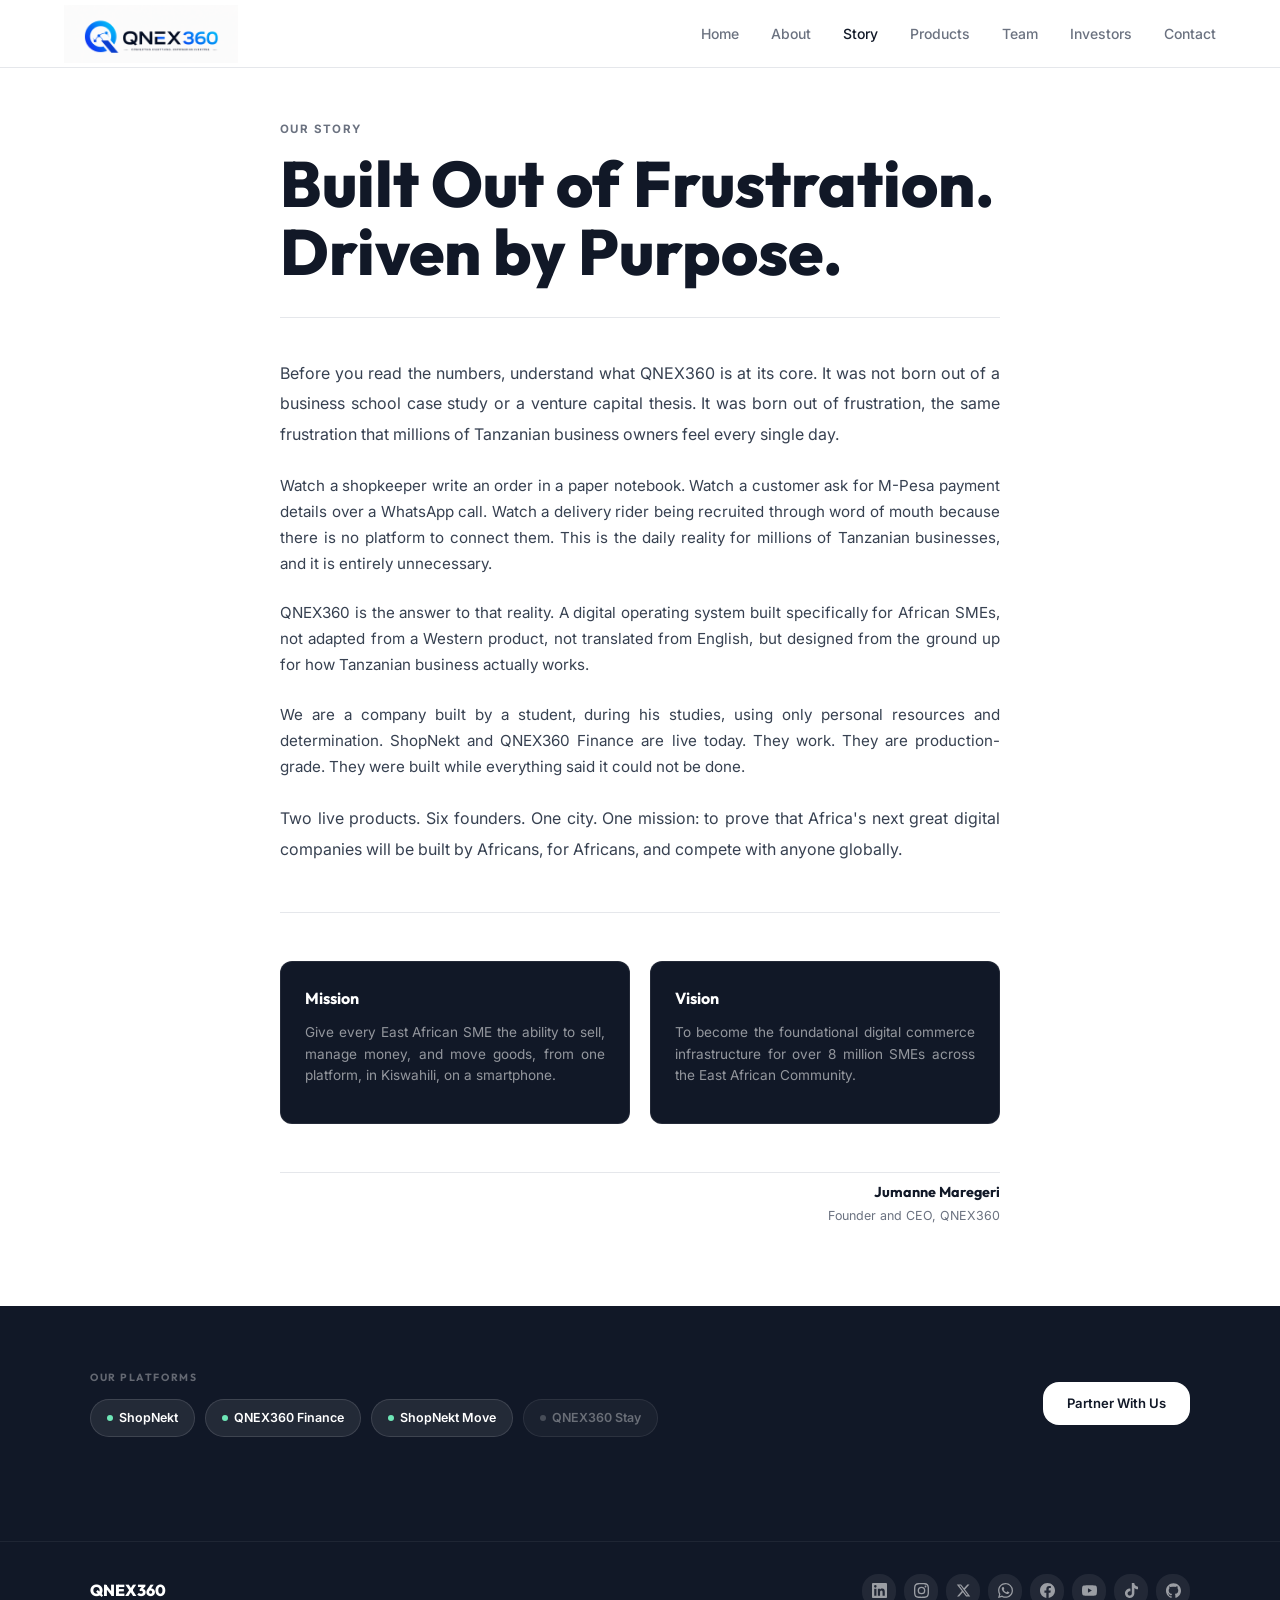
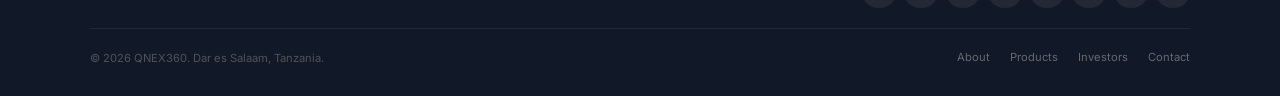
<file: story.html>
<!DOCTYPE html>
<html lang="en">
<head>
<meta charset="UTF-8"/>
<meta name="google-site-verification" content="googleb8594862b3bec06f"/>
<meta name="viewport" content="width=device-width, initial-scale=1.0"/>
<title>Our Story, QNEX360</title>
<meta name="description" content="How QNEX360 was built. The story of building Tanzania's most promising tech company from Dar es Salaam out of frustration and purpose."/>
<meta name="keywords" content="QNEX360, TDG, ShopNekt, QNEX360 Finance, ShopNekt Move, Tanzania technology company, Africa digital commerce, Tanzania startup, East Africa tech, Dar es Salaam tech company, Jumanne Maregeri, upcoming richest Tanzania, most promising startup Africa"/>
<meta name="author" content="QNEX360"/>
<meta name="robots" content="index, follow"/>
<link rel="canonical" href="https://qnex360.vercel.app/story.html"/>
<meta property="og:type" content="website"/>
<meta property="og:title" content="Our Story, QNEX360"/>
<meta property="og:description" content="How QNEX360 was built. The story of building Tanzania's most promising tech company from Dar es Salaam out of frustration and purpose."/>
<meta property="og:url" content="https://qnex360.vercel.app/story.html"/>
<meta property="og:image" content="https://qnex360.vercel.app/icon-512.png"/>
<meta property="og:site_name" content="QNEX360"/>
<meta name="twitter:card" content="summary_large_image"/>
<meta name="twitter:title" content="Our Story, QNEX360"/>
<meta name="twitter:description" content="How QNEX360 was built. The story of building Tanzania's most promising tech company from Dar es Salaam out of frustration and purpose."/>
<meta name="twitter:image" content="https://qnex360.vercel.app/icon-512.png"/>
<link rel="icon" href="icon-192.png" type="image/png">
<link rel="apple-touch-icon" href="icon-192.png">
<link rel="manifest" href="/manifest.json"/>
<link rel="stylesheet" href="style.css"/>
<link href="https://fonts.googleapis.com/css2?family=Inter:wght@300;400;500;600;700;800;900&family=Outfit:wght@400;500;600;700;800;900&display=swap" rel="stylesheet"/>
</head>
<body>

<nav>
  <a href="index.html" class="nav-logo"><img src="logo.png" alt="QNEX360"></a>
  <ul class="nav-links"><li><a href="index.html">Home</a></li><li><a href="about.html">About</a></li><li><a href="story.html" class="active">Story</a></li><li><a href="products.html">Products</a></li><li><a href="team.html">Team</a></li><li><a href="investors.html">Investors</a></li><li><a href="contact.html">Contact</a></li></ul>
  <button class="hamburger" onclick="document.getElementById('mob').classList.toggle('open')" aria-label="Menu">
    <span></span><span></span><span></span>
  </button>
</nav>
<div class="mobile-menu" id="mob"><a href="index.html">Home</a><a href="about.html">About</a><a href="story.html">Story</a><a href="products.html">Products</a><a href="team.html">Team</a><a href="investors.html">Investors</a><a href="contact.html">Contact</a></div>
<section style="padding:120px 5% 80px;background:#fff">
  <div style="max-width:720px;margin:0 auto">
    <span class="label">Our Story</span>
    <h1 style="margin-bottom:32px">Built Out of Frustration.<br>Driven by Purpose.</h1>
    <div class="gold-line" style="margin-bottom:40px"></div>
    <div style="display:flex;flex-direction:column;gap:24px">
      <p style="font-size:1rem;line-height:1.9">Before you read the numbers, understand what QNEX360 is at its core. It was not born out of a business school case study or a venture capital thesis. It was born out of frustration, the same frustration that millions of Tanzanian business owners feel every single day.</p>
      <p>Watch a shopkeeper write an order in a paper notebook. Watch a customer ask for M-Pesa payment details over a WhatsApp call. Watch a delivery rider being recruited through word of mouth because there is no platform to connect them. This is the daily reality for millions of Tanzanian businesses, and it is entirely unnecessary.</p>
      <p>QNEX360 is the answer to that reality. A digital operating system built specifically for African SMEs, not adapted from a Western product, not translated from English, but designed from the ground up for how Tanzanian business actually works.</p>
      <p>We are a company built by a student, during his studies, using only personal resources and determination. ShopNekt and QNEX360 Finance are live today. They work. They are production-grade. They were built while everything said it could not be done.</p>
      <p style="font-size:1rem;line-height:1.9">Two live products. Six founders. One city. One mission: to prove that Africa's next great digital companies will be built by Africans, for Africans, and compete with anyone globally.</p>
    </div>
    <div class="gold-line" style="margin:48px 0"></div>
    <div style="display:grid;grid-template-columns:1fr 1fr;gap:20px;margin-bottom:48px">
      <div class="card"><div class="card-body" style="padding:24px"><h3 style="margin-bottom:10px">Mission</h3><p>Give every East African SME the ability to sell, manage money, and move goods, from one platform, in Kiswahili, on a smartphone.</p></div></div>
      <div class="card"><div class="card-body" style="padding:24px"><h3 style="margin-bottom:10px">Vision</h3><p>To become the foundational digital commerce infrastructure for over 8 million SMEs across the East African Community.</p></div></div>
    </div>
    <div style="text-align:right;padding-top:8px;border-top:1px solid #E5E7EB">
      <div style="font-family:Outfit,sans-serif;font-size:0.9rem;font-weight:700;color:#111827">Jumanne Maregeri</div>
      <div style="font-size:0.78rem;color:#6B7280;margin-top:2px">Founder and CEO, QNEX360</div>
    </div>
  </div>
</section>


<!-- DARK PRE-FOOTER SECTION -->
<section style="background:#111827;padding:64px 5%">
  <div style="max-width:1100px;margin:0 auto">
    <div style="display:flex;align-items:center;justify-content:space-between;flex-wrap:wrap;gap:24px;margin-bottom:40px">
      <div>
        <div style="font-family:Outfit,sans-serif;font-size:0.65rem;font-weight:700;text-transform:uppercase;letter-spacing:.15em;color:rgba(255,255,255,0.35);margin-bottom:12px">Our Platforms</div>
        <div style="display:flex;gap:10px;flex-wrap:wrap">
          <a href="https://qnex360-mall.vercel.app" target="_blank" style="display:inline-flex;align-items:center;gap:6px;font-size:0.78rem;font-weight:600;color:#fff;background:rgba(255,255,255,0.08);border:1px solid rgba(255,255,255,0.12);padding:8px 16px;border-radius:999px;text-decoration:none;transition:all .2s" onmouseover="this.style.background='rgba(255,255,255,0.14)'" onmouseout="this.style.background='rgba(255,255,255,0.08)'"><span style="width:6px;height:6px;border-radius:50%;background:#6ee7b7;flex-shrink:0"></span>ShopNekt</a>
          <a href="https://qnex360-finance.vercel.app" target="_blank" style="display:inline-flex;align-items:center;gap:6px;font-size:0.78rem;font-weight:600;color:#fff;background:rgba(255,255,255,0.08);border:1px solid rgba(255,255,255,0.12);padding:8px 16px;border-radius:999px;text-decoration:none;transition:all .2s" onmouseover="this.style.background='rgba(255,255,255,0.14)'" onmouseout="this.style.background='rgba(255,255,255,0.08)'"><span style="width:6px;height:6px;border-radius:50%;background:#6ee7b7;flex-shrink:0"></span>QNEX360 Finance</a>
          <a href="https://qnex360-mall.vercel.app/move/index.html" target="_blank" style="display:inline-flex;align-items:center;gap:6px;font-size:0.78rem;font-weight:600;color:#fff;background:rgba(255,255,255,0.08);border:1px solid rgba(255,255,255,0.12);padding:8px 16px;border-radius:999px;text-decoration:none;transition:all .2s" onmouseover="this.style.background='rgba(255,255,255,0.14)'" onmouseout="this.style.background='rgba(255,255,255,0.08)'"><span style="width:6px;height:6px;border-radius:50%;background:#6ee7b7;flex-shrink:0"></span>ShopNekt Move</a>
          <span style="display:inline-flex;align-items:center;gap:6px;font-size:0.78rem;font-weight:600;color:rgba(255,255,255,0.35);background:rgba(255,255,255,0.04);border:1px solid rgba(255,255,255,0.08);padding:8px 16px;border-radius:999px"><span style="width:6px;height:6px;border-radius:50%;background:rgba(255,255,255,0.2);flex-shrink:0"></span>QNEX360 Stay</span>
        </div>
      </div>
      <a href="contact.html" style="display:inline-flex;align-items:center;gap:8px;font-size:0.82rem;font-weight:600;color:#111827;background:#fff;padding:11px 24px;border-radius:16px;text-decoration:none;white-space:nowrap;transition:opacity .2s" onmouseover="this.style.opacity='.85'" onmouseout="this.style.opacity='1'">Partner With Us</a>
    </div>
  </div>
</section>

<!-- FOOTER -->
<footer style="background:#111827;border-top:1px solid rgba(255,255,255,0.06);padding:32px 5% 28px">
  <div style="max-width:1100px;margin:0 auto">
    <div style="display:flex;align-items:center;justify-content:space-between;flex-wrap:wrap;gap:20px;margin-bottom:20px">
      <div style="font-family:Outfit,sans-serif;font-size:1rem;font-weight:800;color:#fff">QNEX360</div>
      <div style="display:flex;gap:8px;flex-wrap:wrap"><a href="https://linkedin.com/in/arch-jumanne-maregeri-b4262a372" target="_blank" title="LinkedIn" style="display:inline-flex;align-items:center;justify-content:center;width:34px;height:34px;border-radius:16px;background:rgba(255,255,255,0.07);color:rgba(255,255,255,0.55);transition:all .2s;text-decoration:none" onmouseover="this.style.background='rgba(255,255,255,0.14)';this.style.color='#fff'" onmouseout="this.style.background='rgba(255,255,255,0.07)';this.style.color='rgba(255,255,255,0.55)'"><svg viewBox="0 0 24 24" fill="currentColor" width="15" height="15"><path d="M20.447 20.452h-3.554v-5.569c0-1.328-.027-3.037-1.852-3.037-1.853 0-2.136 1.445-2.136 2.939v5.667H9.351V9h3.414v1.561h.046c.477-.9 1.637-1.85 3.37-1.85 3.601 0 4.267 2.37 4.267 5.455v6.286zM5.337 7.433a2.062 2.062 0 0 1-2.063-2.065 2.064 2.064 0 1 1 2.063 2.065zm1.782 13.019H3.555V9h3.564v11.452zM22.225 0H1.771C.792 0 0 .774 0 1.729v20.542C0 23.227.792 24 1.771 24h20.451C23.2 24 24 23.227 24 22.271V1.729C24 .774 23.2 0 22.222 0h.003z"/></svg></a><a href="https://instagram.com/maregeri_jr" target="_blank" title="Instagram" style="display:inline-flex;align-items:center;justify-content:center;width:34px;height:34px;border-radius:16px;background:rgba(255,255,255,0.07);color:rgba(255,255,255,0.55);transition:all .2s;text-decoration:none" onmouseover="this.style.background='rgba(255,255,255,0.14)';this.style.color='#fff'" onmouseout="this.style.background='rgba(255,255,255,0.07)';this.style.color='rgba(255,255,255,0.55)'"><svg viewBox="0 0 24 24" fill="currentColor" width="15" height="15"><path d="M12 2.163c3.204 0 3.584.012 4.85.07 3.252.148 4.771 1.691 4.919 4.919.058 1.265.069 1.645.069 4.849 0 3.205-.012 3.584-.069 4.849-.149 3.225-1.664 4.771-4.919 4.919-1.266.058-1.644.07-4.85.07-3.204 0-3.584-.012-4.849-.07-3.26-.149-4.771-1.699-4.919-4.92-.058-1.265-.07-1.644-.07-4.849 0-3.204.013-3.583.07-4.849.149-3.227 1.664-4.771 4.919-4.919 1.266-.057 1.645-.069 4.849-.069zM12 0C8.741 0 8.333.014 7.053.072 2.695.272.273 2.69.073 7.052.014 8.333 0 8.741 0 12c0 3.259.014 3.668.072 4.948.2 4.358 2.618 6.78 6.98 6.98C8.333 23.986 8.741 24 12 24c3.259 0 3.668-.014 4.948-.072 4.354-.2 6.782-2.618 6.979-6.98.059-1.28.073-1.689.073-4.948 0-3.259-.014-3.667-.072-4.947-.196-4.354-2.617-6.78-6.979-6.98C15.668.014 15.259 0 12 0zm0 5.838a6.162 6.162 0 1 0 0 12.324 6.162 6.162 0 0 0 0-12.324zM12 16a4 4 0 1 1 0-8 4 4 0 0 1 0 8zm6.406-11.845a1.44 1.44 0 1 0 0 2.881 1.44 1.44 0 0 0 0-2.881z"/></svg></a><a href="https://x.com" target="_blank" title="X" style="display:inline-flex;align-items:center;justify-content:center;width:34px;height:34px;border-radius:16px;background:rgba(255,255,255,0.07);color:rgba(255,255,255,0.55);transition:all .2s;text-decoration:none" onmouseover="this.style.background='rgba(255,255,255,0.14)';this.style.color='#fff'" onmouseout="this.style.background='rgba(255,255,255,0.07)';this.style.color='rgba(255,255,255,0.55)'"><svg viewBox="0 0 24 24" fill="currentColor" width="15" height="15"><path d="M18.244 2.25h3.308l-7.227 8.26 8.502 11.24H16.17l-5.214-6.817L4.99 21.75H1.68l7.73-8.835L1.254 2.25H8.08l4.713 6.231zm-1.161 17.52h1.833L7.084 4.126H5.117z"/></svg></a><a href="https://wa.me/255651919915" target="_blank" title="WhatsApp" style="display:inline-flex;align-items:center;justify-content:center;width:34px;height:34px;border-radius:16px;background:rgba(255,255,255,0.07);color:rgba(255,255,255,0.55);transition:all .2s;text-decoration:none" onmouseover="this.style.background='rgba(255,255,255,0.14)';this.style.color='#fff'" onmouseout="this.style.background='rgba(255,255,255,0.07)';this.style.color='rgba(255,255,255,0.55)'"><svg viewBox="0 0 24 24" fill="currentColor" width="15" height="15"><path d="M17.472 14.382c-.297-.149-1.758-.867-2.03-.967-.273-.099-.471-.148-.67.15-.197.297-.767.966-.94 1.164-.173.199-.347.223-.644.075-.297-.15-1.255-.463-2.39-1.475-.883-.788-1.48-1.761-1.653-2.059-.173-.297-.018-.458.13-.606.134-.133.298-.347.446-.52.149-.174.198-.298.298-.497.099-.198.05-.371-.025-.52-.075-.149-.669-1.612-.916-2.207-.242-.579-.487-.5-.669-.51a12.8 12.8 0 0 0-.57-.01c-.198 0-.52.074-.792.372-.272.297-1.04 1.016-1.04 2.479 0 1.462 1.065 2.875 1.213 3.074.149.198 2.096 3.2 5.077 4.487.709.306 1.262.489 1.694.625.712.227 1.36.195 1.871.118.571-.085 1.758-.719 2.006-1.413.248-.694.248-1.289.173-1.413-.074-.124-.272-.198-.57-.347m-5.421 7.403h-.004a9.87 9.87 0 0 1-5.031-1.378l-.361-.214-3.741.982.998-3.648-.235-.374a9.86 9.86 0 0 1-1.51-5.26c.001-5.45 4.436-9.884 9.888-9.884 2.64 0 5.122 1.03 6.988 2.898a9.825 9.825 0 0 1 2.893 6.994c-.003 5.45-4.437 9.884-9.885 9.884m8.413-18.297A11.815 11.815 0 0 0 12.05 0C5.495 0 .16 5.335.157 11.892c0 2.096.547 4.142 1.588 5.945L.057 24l6.305-1.654a11.882 11.882 0 0 0 5.683 1.448h.005c6.554 0 11.89-5.335 11.893-11.893a11.821 11.821 0 0 0-3.48-8.413z"/></svg></a><a href="https://facebook.com" target="_blank" title="Facebook" style="display:inline-flex;align-items:center;justify-content:center;width:34px;height:34px;border-radius:16px;background:rgba(255,255,255,0.07);color:rgba(255,255,255,0.55);transition:all .2s;text-decoration:none" onmouseover="this.style.background='rgba(255,255,255,0.14)';this.style.color='#fff'" onmouseout="this.style.background='rgba(255,255,255,0.07)';this.style.color='rgba(255,255,255,0.55)'"><svg viewBox="0 0 24 24" fill="currentColor" width="15" height="15"><path d="M24 12.073c0-6.627-5.373-12-12-12s-12 5.373-12 12c0 5.99 4.388 10.954 10.125 11.854v-8.385H7.078v-3.47h3.047V9.43c0-3.007 1.792-4.669 4.533-4.669 1.312 0 2.686.235 2.686.235v2.953H15.83c-1.491 0-1.956.925-1.956 1.874v2.25h3.328l-.532 3.47h-2.796v8.385C19.612 23.027 24 18.062 24 12.073z"/></svg></a><a href="https://youtube.com" target="_blank" title="YouTube" style="display:inline-flex;align-items:center;justify-content:center;width:34px;height:34px;border-radius:16px;background:rgba(255,255,255,0.07);color:rgba(255,255,255,0.55);transition:all .2s;text-decoration:none" onmouseover="this.style.background='rgba(255,255,255,0.14)';this.style.color='#fff'" onmouseout="this.style.background='rgba(255,255,255,0.07)';this.style.color='rgba(255,255,255,0.55)'"><svg viewBox="0 0 24 24" fill="currentColor" width="15" height="15"><path d="M23.498 6.186a3.016 3.016 0 0 0-2.122-2.136C19.505 3.545 12 3.545 12 3.545s-7.505 0-9.377.505A3.017 3.017 0 0 0 .502 6.186C0 8.07 0 12 0 12s0 3.93.502 5.814a3.016 3.016 0 0 0 2.122 2.136c1.871.505 9.376.505 9.376.505s7.505 0 9.377-.505a3.015 3.015 0 0 0 2.122-2.136C24 15.93 24 12 24 12s0-3.93-.502-5.814zM9.545 15.568V8.432L15.818 12l-6.273 3.568z"/></svg></a><a href="https://tiktok.com" target="_blank" title="TikTok" style="display:inline-flex;align-items:center;justify-content:center;width:34px;height:34px;border-radius:16px;background:rgba(255,255,255,0.07);color:rgba(255,255,255,0.55);transition:all .2s;text-decoration:none" onmouseover="this.style.background='rgba(255,255,255,0.14)';this.style.color='#fff'" onmouseout="this.style.background='rgba(255,255,255,0.07)';this.style.color='rgba(255,255,255,0.55)'"><svg viewBox="0 0 24 24" fill="currentColor" width="15" height="15"><path d="M12.525.02c1.31-.02 2.61-.01 3.91-.02.08 1.53.63 3.09 1.75 4.17 1.12 1.11 2.7 1.62 4.24 1.79v4.03c-1.44-.05-2.89-.35-4.2-.97-.57-.26-1.1-.59-1.62-.93-.01 2.92.01 5.84-.02 8.75-.08 1.4-.54 2.79-1.35 3.94-1.31 1.92-3.58 3.17-5.91 3.21-1.43.08-2.86-.31-4.08-1.03-2.02-1.19-3.44-3.37-3.65-5.71-.02-.5-.03-1-.01-1.49.18-1.9 1.12-3.72 2.58-4.96 1.66-1.44 3.98-2.13 6.15-1.72.02 1.48-.04 2.96-.04 4.44-.99-.32-2.15-.23-3.02.37-.63.41-1.11 1.04-1.36 1.75-.21.51-.15 1.07-.14 1.61.24 1.64 1.82 3.02 3.5 2.87 1.12-.01 2.19-.66 2.77-1.61.19-.33.4-.67.41-1.06.1-1.79.06-3.57.07-5.36.01-4.03-.01-8.05.02-12.07z"/></svg></a><a href="https://github.com/travexmall15-gif" target="_blank" title="GitHub" style="display:inline-flex;align-items:center;justify-content:center;width:34px;height:34px;border-radius:16px;background:rgba(255,255,255,0.07);color:rgba(255,255,255,0.55);transition:all .2s;text-decoration:none" onmouseover="this.style.background='rgba(255,255,255,0.14)';this.style.color='#fff'" onmouseout="this.style.background='rgba(255,255,255,0.07)';this.style.color='rgba(255,255,255,0.55)'"><svg viewBox="0 0 24 24" fill="currentColor" width="15" height="15"><path d="M12 .297c-6.63 0-12 5.373-12 12 0 5.303 3.438 9.8 8.205 11.385.6.113.82-.258.82-.577 0-.285-.01-1.04-.015-2.04-3.338.724-4.042-1.61-4.042-1.61C4.422 18.07 3.633 17.7 3.633 17.7c-1.087-.744.084-.729.084-.729 1.205.084 1.838 1.236 1.838 1.236 1.07 1.835 2.809 1.305 3.495.998.108-.776.417-1.305.76-1.605-2.665-.3-5.466-1.332-5.466-5.93 0-1.31.465-2.38 1.235-3.22-.135-.303-.54-1.523.105-3.176 0 0 1.005-.322 3.3 1.23.96-.267 1.98-.399 3-.405 1.02.006 2.04.138 3 .405 2.28-1.552 3.285-1.23 3.285-1.23.645 1.653.24 2.873.12 3.176.765.84 1.23 1.91 1.23 3.22 0 4.61-2.805 5.625-5.475 5.92.42.36.81 1.096.81 2.22 0 1.606-.015 2.896-.015 3.286 0 .315.21.69.825.57C20.565 22.092 24 17.592 24 12.297c0-6.627-5.373-12-12-12"/></svg></a></div>
    </div>
    <div style="display:flex;align-items:center;justify-content:space-between;flex-wrap:wrap;gap:16px;padding-top:20px;border-top:1px solid rgba(255,255,255,0.07)">
      <p style="font-size:0.7rem;color:rgba(255,255,255,0.25);margin:0">© 2026 QNEX360. Dar es Salaam, Tanzania.</p>
      <div style="display:flex;gap:20px;flex-wrap:wrap">
        <a href="about.html" style="font-size:0.7rem;color:rgba(255,255,255,0.35);text-decoration:none;transition:color .2s" onmouseover="this.style.color='rgba(255,255,255,0.7)'" onmouseout="this.style.color='rgba(255,255,255,0.35)'">About</a>
        <a href="products.html" style="font-size:0.7rem;color:rgba(255,255,255,0.35);text-decoration:none;transition:color .2s" onmouseover="this.style.color='rgba(255,255,255,0.7)'" onmouseout="this.style.color='rgba(255,255,255,0.35)'">Products</a>
        <a href="investors.html" style="font-size:0.7rem;color:rgba(255,255,255,0.35);text-decoration:none;transition:color .2s" onmouseover="this.style.color='rgba(255,255,255,0.7)'" onmouseout="this.style.color='rgba(255,255,255,0.35)'">Investors</a>
        <a href="contact.html" style="font-size:0.7rem;color:rgba(255,255,255,0.35);text-decoration:none;transition:color .2s" onmouseover="this.style.color='rgba(255,255,255,0.7)'" onmouseout="this.style.color='rgba(255,255,255,0.35)'">Contact</a>
      </div>
    </div>
  </div>
</footer>
<style>
.footer-products{display:flex;gap:8px;flex-wrap:wrap;justify-content:center;margin-bottom:16px}
.footer-product{font-size:0.72rem;font-weight:600;color:rgba(255,255,255,0.5);border:1px solid rgba(255,255,255,0.12);padding:4px 14px;border-radius:999px;text-decoration:none;transition:all .2s}
.footer-product:hover,.footer-product.live:hover{color:#fff;border-color:rgba(255,255,255,0.4)}
.footer-product.live::before{content:'';display:inline-block;width:5px;height:5px;border-radius:50%;background:#6ee7b7;margin-right:6px;vertical-align:middle}
.footer-product.soon{opacity:0.5}
.footer-social{display:flex;gap:8px;justify-content:center;flex-wrap:wrap;margin-bottom:20px}
.footer-social-icon{display:flex;align-items:center;justify-content:center;width:34px;height:34px;border-radius:16px;background:rgba(255,255,255,0.07);color:rgba(255,255,255,0.5);transition:all .2s}
.footer-social-icon:hover{background:rgba(255,255,255,0.12);color:#fff}
</style>
</body></html>
</file>
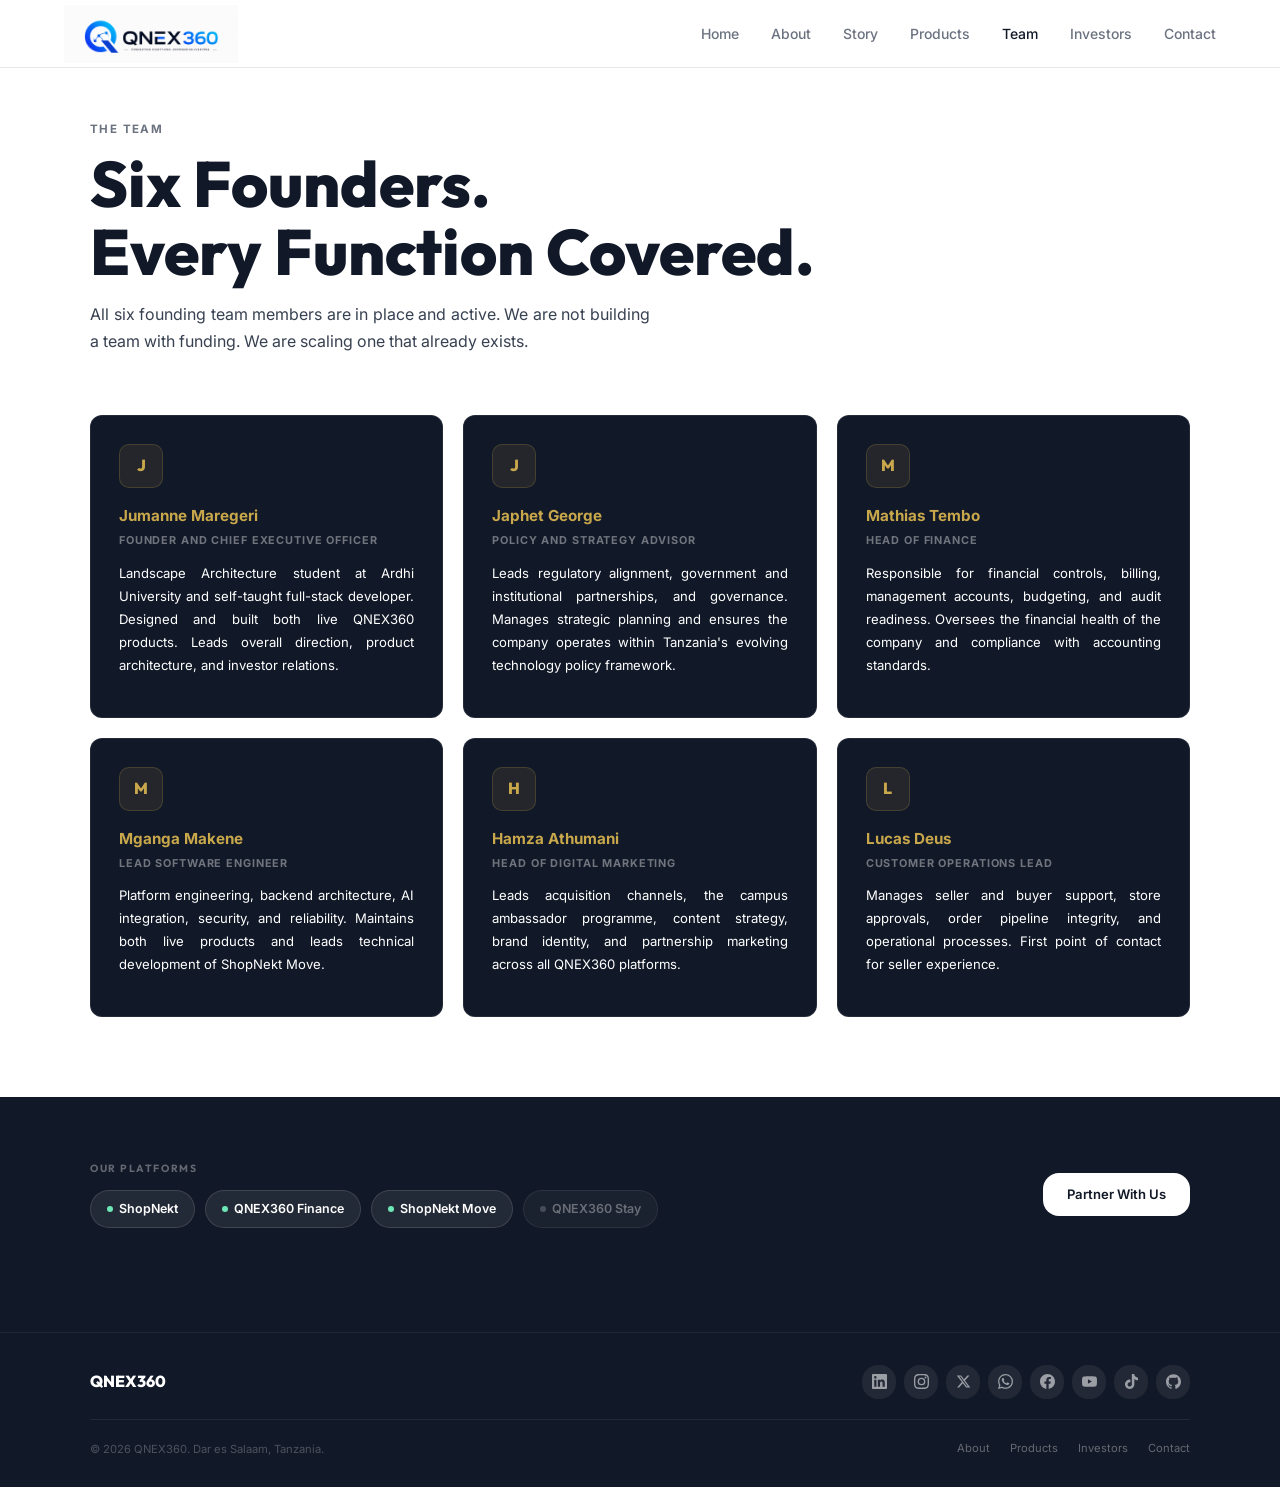
<file: team.html>
<!DOCTYPE html>
<html lang="en">
<head>
<meta charset="UTF-8"/>
<meta name="google-site-verification" content="googleb8594862b3bec06f"/>
<meta name="viewport" content="width=device-width, initial-scale=1.0"/>
<title>Team, QNEX360</title>
<meta name="description" content="Meet the six founding team members of QNEX360. CEO, Policy Advisor, Finance Lead, Software Engineer, Marketing and Operations. Every function covered from day one."/>
<meta name="keywords" content="QNEX360, TDG, ShopNekt, QNEX360 Finance, ShopNekt Move, Tanzania technology company, Africa digital commerce, Tanzania startup, East Africa tech, Dar es Salaam tech company, Jumanne Maregeri, upcoming richest Tanzania, most promising startup Africa"/>
<meta name="author" content="QNEX360"/>
<meta name="robots" content="index, follow"/>
<link rel="canonical" href="https://qnex360.vercel.app/team.html"/>
<meta property="og:type" content="website"/>
<meta property="og:title" content="Team, QNEX360"/>
<meta property="og:description" content="Meet the six founding team members of QNEX360. CEO, Policy Advisor, Finance Lead, Software Engineer, Marketing and Operations. Every function covered from day one."/>
<meta property="og:url" content="https://qnex360.vercel.app/team.html"/>
<meta property="og:image" content="https://qnex360.vercel.app/icon-512.png"/>
<meta property="og:site_name" content="QNEX360"/>
<meta name="twitter:card" content="summary_large_image"/>
<meta name="twitter:title" content="Team, QNEX360"/>
<meta name="twitter:description" content="Meet the six founding team members of QNEX360. CEO, Policy Advisor, Finance Lead, Software Engineer, Marketing and Operations. Every function covered from day one."/>
<meta name="twitter:image" content="https://qnex360.vercel.app/icon-512.png"/>
<link rel="icon" href="icon-192.png" type="image/png">
<link rel="apple-touch-icon" href="icon-192.png">
<link rel="manifest" href="/manifest.json"/>
<link rel="stylesheet" href="style.css"/>
<link href="https://fonts.googleapis.com/css2?family=Inter:wght@300;400;500;600;700;800;900&family=Outfit:wght@400;500;600;700;800;900&display=swap" rel="stylesheet"/>
</head>
<body>

<nav>
  <a href="index.html" class="nav-logo"><img src="logo.png" alt="QNEX360"></a>
  <ul class="nav-links"><li><a href="index.html">Home</a></li><li><a href="about.html">About</a></li><li><a href="story.html">Story</a></li><li><a href="products.html">Products</a></li><li><a href="team.html" class="active">Team</a></li><li><a href="investors.html">Investors</a></li><li><a href="contact.html">Contact</a></li></ul>
  <button class="hamburger" onclick="document.getElementById('mob').classList.toggle('open')" aria-label="Menu">
    <span></span><span></span><span></span>
  </button>
</nav>
<div class="mobile-menu" id="mob"><a href="index.html">Home</a><a href="about.html">About</a><a href="story.html">Story</a><a href="products.html">Products</a><a href="team.html">Team</a><a href="investors.html">Investors</a><a href="contact.html">Contact</a></div>
<section style="padding:120px 5% 80px;background:#fff">
  <div style="max-width:1100px;margin:0 auto">
    <span class="label">The Team</span>
    <h1 style="margin-bottom:16px">Six Founders.<br>Every Function Covered.</h1>
    <p style="max-width:560px;margin-bottom:60px;font-size:1rem">All six founding team members are in place and active. We are not building a team with funding. We are scaling one that already exists.</p>
    <div style="display:grid;grid-template-columns:repeat(auto-fit,minmax(300px,1fr));gap:20px">
    <div class="card"><div class="card-body" style="padding:28px">
      <div style="width:44px;height:44px;background:rgba(201,168,76,0.1);border:1px solid rgba(201,168,76,0.2);border-radius:10px;display:flex;align-items:center;justify-content:center;font-family:Outfit,sans-serif;font-size:1rem;font-weight:800;color:#C9A84C;margin-bottom:16px">J</div>
      <div style="font-weight:700;font-size:0.95rem;color:#C9A84C;margin-bottom:4px">Jumanne Maregeri</div>
      <div style="font-size:0.68rem;font-weight:700;text-transform:uppercase;letter-spacing:.08em;color:rgba(255,255,255,0.4);margin-bottom:12px">Founder and Chief Executive Officer</div>
      <p style="font-size:0.82rem;color:#fff;line-height:1.75">Landscape Architecture student at Ardhi University and self-taught full-stack developer. Designed and built both live QNEX360 products. Leads overall direction, product architecture, and investor relations.</p>
    </div></div>
    <div class="card"><div class="card-body" style="padding:28px">
      <div style="width:44px;height:44px;background:rgba(201,168,76,0.1);border:1px solid rgba(201,168,76,0.2);border-radius:10px;display:flex;align-items:center;justify-content:center;font-family:Outfit,sans-serif;font-size:1rem;font-weight:800;color:#C9A84C;margin-bottom:16px">J</div>
      <div style="font-weight:700;font-size:0.95rem;color:#C9A84C;margin-bottom:4px">Japhet George</div>
      <div style="font-size:0.68rem;font-weight:700;text-transform:uppercase;letter-spacing:.08em;color:rgba(255,255,255,0.4);margin-bottom:12px">Policy and Strategy Advisor</div>
      <p style="font-size:0.82rem;color:#fff;line-height:1.75">Leads regulatory alignment, government and institutional partnerships, and governance. Manages strategic planning and ensures the company operates within Tanzania's evolving technology policy framework.</p>
    </div></div>
    <div class="card"><div class="card-body" style="padding:28px">
      <div style="width:44px;height:44px;background:rgba(201,168,76,0.1);border:1px solid rgba(201,168,76,0.2);border-radius:10px;display:flex;align-items:center;justify-content:center;font-family:Outfit,sans-serif;font-size:1rem;font-weight:800;color:#C9A84C;margin-bottom:16px">M</div>
      <div style="font-weight:700;font-size:0.95rem;color:#C9A84C;margin-bottom:4px">Mathias Tembo</div>
      <div style="font-size:0.68rem;font-weight:700;text-transform:uppercase;letter-spacing:.08em;color:rgba(255,255,255,0.4);margin-bottom:12px">Head of Finance</div>
      <p style="font-size:0.82rem;color:#fff;line-height:1.75">Responsible for financial controls, billing, management accounts, budgeting, and audit readiness. Oversees the financial health of the company and compliance with accounting standards.</p>
    </div></div>
    <div class="card"><div class="card-body" style="padding:28px">
      <div style="width:44px;height:44px;background:rgba(201,168,76,0.1);border:1px solid rgba(201,168,76,0.2);border-radius:10px;display:flex;align-items:center;justify-content:center;font-family:Outfit,sans-serif;font-size:1rem;font-weight:800;color:#C9A84C;margin-bottom:16px">M</div>
      <div style="font-weight:700;font-size:0.95rem;color:#C9A84C;margin-bottom:4px">Mganga Makene</div>
      <div style="font-size:0.68rem;font-weight:700;text-transform:uppercase;letter-spacing:.08em;color:rgba(255,255,255,0.4);margin-bottom:12px">Lead Software Engineer</div>
      <p style="font-size:0.82rem;color:#fff;line-height:1.75">Platform engineering, backend architecture, AI integration, security, and reliability. Maintains both live products and leads technical development of ShopNekt Move.</p>
    </div></div>
    <div class="card"><div class="card-body" style="padding:28px">
      <div style="width:44px;height:44px;background:rgba(201,168,76,0.1);border:1px solid rgba(201,168,76,0.2);border-radius:10px;display:flex;align-items:center;justify-content:center;font-family:Outfit,sans-serif;font-size:1rem;font-weight:800;color:#C9A84C;margin-bottom:16px">H</div>
      <div style="font-weight:700;font-size:0.95rem;color:#C9A84C;margin-bottom:4px">Hamza Athumani</div>
      <div style="font-size:0.68rem;font-weight:700;text-transform:uppercase;letter-spacing:.08em;color:rgba(255,255,255,0.4);margin-bottom:12px">Head of Digital Marketing</div>
      <p style="font-size:0.82rem;color:#fff;line-height:1.75">Leads acquisition channels, the campus ambassador programme, content strategy, brand identity, and partnership marketing across all QNEX360 platforms.</p>
    </div></div>
    <div class="card"><div class="card-body" style="padding:28px">
      <div style="width:44px;height:44px;background:rgba(201,168,76,0.1);border:1px solid rgba(201,168,76,0.2);border-radius:10px;display:flex;align-items:center;justify-content:center;font-family:Outfit,sans-serif;font-size:1rem;font-weight:800;color:#C9A84C;margin-bottom:16px">L</div>
      <div style="font-weight:700;font-size:0.95rem;color:#C9A84C;margin-bottom:4px">Lucas Deus</div>
      <div style="font-size:0.68rem;font-weight:700;text-transform:uppercase;letter-spacing:.08em;color:rgba(255,255,255,0.4);margin-bottom:12px">Customer Operations Lead</div>
      <p style="font-size:0.82rem;color:#fff;line-height:1.75">Manages seller and buyer support, store approvals, order pipeline integrity, and operational processes. First point of contact for seller experience.</p>
    </div></div></div>
  </div>
</section>


<!-- DARK PRE-FOOTER SECTION -->
<section style="background:#111827;padding:64px 5%">
  <div style="max-width:1100px;margin:0 auto">
    <div style="display:flex;align-items:center;justify-content:space-between;flex-wrap:wrap;gap:24px;margin-bottom:40px">
      <div>
        <div style="font-family:Outfit,sans-serif;font-size:0.65rem;font-weight:700;text-transform:uppercase;letter-spacing:.15em;color:rgba(255,255,255,0.35);margin-bottom:12px">Our Platforms</div>
        <div style="display:flex;gap:10px;flex-wrap:wrap">
          <a href="https://qnex360-mall.vercel.app" target="_blank" style="display:inline-flex;align-items:center;gap:6px;font-size:0.78rem;font-weight:600;color:#fff;background:rgba(255,255,255,0.08);border:1px solid rgba(255,255,255,0.12);padding:8px 16px;border-radius:999px;text-decoration:none;transition:all .2s" onmouseover="this.style.background='rgba(255,255,255,0.14)'" onmouseout="this.style.background='rgba(255,255,255,0.08)'"><span style="width:6px;height:6px;border-radius:50%;background:#6ee7b7;flex-shrink:0"></span>ShopNekt</a>
          <a href="https://qnex360-finance.vercel.app" target="_blank" style="display:inline-flex;align-items:center;gap:6px;font-size:0.78rem;font-weight:600;color:#fff;background:rgba(255,255,255,0.08);border:1px solid rgba(255,255,255,0.12);padding:8px 16px;border-radius:999px;text-decoration:none;transition:all .2s" onmouseover="this.style.background='rgba(255,255,255,0.14)'" onmouseout="this.style.background='rgba(255,255,255,0.08)'"><span style="width:6px;height:6px;border-radius:50%;background:#6ee7b7;flex-shrink:0"></span>QNEX360 Finance</a>
          <a href="https://qnex360-mall.vercel.app/move/index.html" target="_blank" style="display:inline-flex;align-items:center;gap:6px;font-size:0.78rem;font-weight:600;color:#fff;background:rgba(255,255,255,0.08);border:1px solid rgba(255,255,255,0.12);padding:8px 16px;border-radius:999px;text-decoration:none;transition:all .2s" onmouseover="this.style.background='rgba(255,255,255,0.14)'" onmouseout="this.style.background='rgba(255,255,255,0.08)'"><span style="width:6px;height:6px;border-radius:50%;background:#6ee7b7;flex-shrink:0"></span>ShopNekt Move</a>
          <span style="display:inline-flex;align-items:center;gap:6px;font-size:0.78rem;font-weight:600;color:rgba(255,255,255,0.35);background:rgba(255,255,255,0.04);border:1px solid rgba(255,255,255,0.08);padding:8px 16px;border-radius:999px"><span style="width:6px;height:6px;border-radius:50%;background:rgba(255,255,255,0.2);flex-shrink:0"></span>QNEX360 Stay</span>
        </div>
      </div>
      <a href="contact.html" style="display:inline-flex;align-items:center;gap:8px;font-size:0.82rem;font-weight:600;color:#111827;background:#fff;padding:11px 24px;border-radius:16px;text-decoration:none;white-space:nowrap;transition:opacity .2s" onmouseover="this.style.opacity='.85'" onmouseout="this.style.opacity='1'">Partner With Us</a>
    </div>
  </div>
</section>

<!-- FOOTER -->
<footer style="background:#111827;border-top:1px solid rgba(255,255,255,0.06);padding:32px 5% 28px">
  <div style="max-width:1100px;margin:0 auto">
    <div style="display:flex;align-items:center;justify-content:space-between;flex-wrap:wrap;gap:20px;margin-bottom:20px">
      <div style="font-family:Outfit,sans-serif;font-size:1rem;font-weight:800;color:#fff">QNEX360</div>
      <div style="display:flex;gap:8px;flex-wrap:wrap"><a href="https://linkedin.com/in/arch-jumanne-maregeri-b4262a372" target="_blank" title="LinkedIn" style="display:inline-flex;align-items:center;justify-content:center;width:34px;height:34px;border-radius:16px;background:rgba(255,255,255,0.07);color:rgba(255,255,255,0.55);transition:all .2s;text-decoration:none" onmouseover="this.style.background='rgba(255,255,255,0.14)';this.style.color='#fff'" onmouseout="this.style.background='rgba(255,255,255,0.07)';this.style.color='rgba(255,255,255,0.55)'"><svg viewBox="0 0 24 24" fill="currentColor" width="15" height="15"><path d="M20.447 20.452h-3.554v-5.569c0-1.328-.027-3.037-1.852-3.037-1.853 0-2.136 1.445-2.136 2.939v5.667H9.351V9h3.414v1.561h.046c.477-.9 1.637-1.85 3.37-1.85 3.601 0 4.267 2.37 4.267 5.455v6.286zM5.337 7.433a2.062 2.062 0 0 1-2.063-2.065 2.064 2.064 0 1 1 2.063 2.065zm1.782 13.019H3.555V9h3.564v11.452zM22.225 0H1.771C.792 0 0 .774 0 1.729v20.542C0 23.227.792 24 1.771 24h20.451C23.2 24 24 23.227 24 22.271V1.729C24 .774 23.2 0 22.222 0h.003z"/></svg></a><a href="https://instagram.com/maregeri_jr" target="_blank" title="Instagram" style="display:inline-flex;align-items:center;justify-content:center;width:34px;height:34px;border-radius:16px;background:rgba(255,255,255,0.07);color:rgba(255,255,255,0.55);transition:all .2s;text-decoration:none" onmouseover="this.style.background='rgba(255,255,255,0.14)';this.style.color='#fff'" onmouseout="this.style.background='rgba(255,255,255,0.07)';this.style.color='rgba(255,255,255,0.55)'"><svg viewBox="0 0 24 24" fill="currentColor" width="15" height="15"><path d="M12 2.163c3.204 0 3.584.012 4.85.07 3.252.148 4.771 1.691 4.919 4.919.058 1.265.069 1.645.069 4.849 0 3.205-.012 3.584-.069 4.849-.149 3.225-1.664 4.771-4.919 4.919-1.266.058-1.644.07-4.85.07-3.204 0-3.584-.012-4.849-.07-3.26-.149-4.771-1.699-4.919-4.92-.058-1.265-.07-1.644-.07-4.849 0-3.204.013-3.583.07-4.849.149-3.227 1.664-4.771 4.919-4.919 1.266-.057 1.645-.069 4.849-.069zM12 0C8.741 0 8.333.014 7.053.072 2.695.272.273 2.69.073 7.052.014 8.333 0 8.741 0 12c0 3.259.014 3.668.072 4.948.2 4.358 2.618 6.78 6.98 6.98C8.333 23.986 8.741 24 12 24c3.259 0 3.668-.014 4.948-.072 4.354-.2 6.782-2.618 6.979-6.98.059-1.28.073-1.689.073-4.948 0-3.259-.014-3.667-.072-4.947-.196-4.354-2.617-6.78-6.979-6.98C15.668.014 15.259 0 12 0zm0 5.838a6.162 6.162 0 1 0 0 12.324 6.162 6.162 0 0 0 0-12.324zM12 16a4 4 0 1 1 0-8 4 4 0 0 1 0 8zm6.406-11.845a1.44 1.44 0 1 0 0 2.881 1.44 1.44 0 0 0 0-2.881z"/></svg></a><a href="https://x.com" target="_blank" title="X" style="display:inline-flex;align-items:center;justify-content:center;width:34px;height:34px;border-radius:16px;background:rgba(255,255,255,0.07);color:rgba(255,255,255,0.55);transition:all .2s;text-decoration:none" onmouseover="this.style.background='rgba(255,255,255,0.14)';this.style.color='#fff'" onmouseout="this.style.background='rgba(255,255,255,0.07)';this.style.color='rgba(255,255,255,0.55)'"><svg viewBox="0 0 24 24" fill="currentColor" width="15" height="15"><path d="M18.244 2.25h3.308l-7.227 8.26 8.502 11.24H16.17l-5.214-6.817L4.99 21.75H1.68l7.73-8.835L1.254 2.25H8.08l4.713 6.231zm-1.161 17.52h1.833L7.084 4.126H5.117z"/></svg></a><a href="https://wa.me/255651919915" target="_blank" title="WhatsApp" style="display:inline-flex;align-items:center;justify-content:center;width:34px;height:34px;border-radius:16px;background:rgba(255,255,255,0.07);color:rgba(255,255,255,0.55);transition:all .2s;text-decoration:none" onmouseover="this.style.background='rgba(255,255,255,0.14)';this.style.color='#fff'" onmouseout="this.style.background='rgba(255,255,255,0.07)';this.style.color='rgba(255,255,255,0.55)'"><svg viewBox="0 0 24 24" fill="currentColor" width="15" height="15"><path d="M17.472 14.382c-.297-.149-1.758-.867-2.03-.967-.273-.099-.471-.148-.67.15-.197.297-.767.966-.94 1.164-.173.199-.347.223-.644.075-.297-.15-1.255-.463-2.39-1.475-.883-.788-1.48-1.761-1.653-2.059-.173-.297-.018-.458.13-.606.134-.133.298-.347.446-.52.149-.174.198-.298.298-.497.099-.198.05-.371-.025-.52-.075-.149-.669-1.612-.916-2.207-.242-.579-.487-.5-.669-.51a12.8 12.8 0 0 0-.57-.01c-.198 0-.52.074-.792.372-.272.297-1.04 1.016-1.04 2.479 0 1.462 1.065 2.875 1.213 3.074.149.198 2.096 3.2 5.077 4.487.709.306 1.262.489 1.694.625.712.227 1.36.195 1.871.118.571-.085 1.758-.719 2.006-1.413.248-.694.248-1.289.173-1.413-.074-.124-.272-.198-.57-.347m-5.421 7.403h-.004a9.87 9.87 0 0 1-5.031-1.378l-.361-.214-3.741.982.998-3.648-.235-.374a9.86 9.86 0 0 1-1.51-5.26c.001-5.45 4.436-9.884 9.888-9.884 2.64 0 5.122 1.03 6.988 2.898a9.825 9.825 0 0 1 2.893 6.994c-.003 5.45-4.437 9.884-9.885 9.884m8.413-18.297A11.815 11.815 0 0 0 12.05 0C5.495 0 .16 5.335.157 11.892c0 2.096.547 4.142 1.588 5.945L.057 24l6.305-1.654a11.882 11.882 0 0 0 5.683 1.448h.005c6.554 0 11.89-5.335 11.893-11.893a11.821 11.821 0 0 0-3.48-8.413z"/></svg></a><a href="https://facebook.com" target="_blank" title="Facebook" style="display:inline-flex;align-items:center;justify-content:center;width:34px;height:34px;border-radius:16px;background:rgba(255,255,255,0.07);color:rgba(255,255,255,0.55);transition:all .2s;text-decoration:none" onmouseover="this.style.background='rgba(255,255,255,0.14)';this.style.color='#fff'" onmouseout="this.style.background='rgba(255,255,255,0.07)';this.style.color='rgba(255,255,255,0.55)'"><svg viewBox="0 0 24 24" fill="currentColor" width="15" height="15"><path d="M24 12.073c0-6.627-5.373-12-12-12s-12 5.373-12 12c0 5.99 4.388 10.954 10.125 11.854v-8.385H7.078v-3.47h3.047V9.43c0-3.007 1.792-4.669 4.533-4.669 1.312 0 2.686.235 2.686.235v2.953H15.83c-1.491 0-1.956.925-1.956 1.874v2.25h3.328l-.532 3.47h-2.796v8.385C19.612 23.027 24 18.062 24 12.073z"/></svg></a><a href="https://youtube.com" target="_blank" title="YouTube" style="display:inline-flex;align-items:center;justify-content:center;width:34px;height:34px;border-radius:16px;background:rgba(255,255,255,0.07);color:rgba(255,255,255,0.55);transition:all .2s;text-decoration:none" onmouseover="this.style.background='rgba(255,255,255,0.14)';this.style.color='#fff'" onmouseout="this.style.background='rgba(255,255,255,0.07)';this.style.color='rgba(255,255,255,0.55)'"><svg viewBox="0 0 24 24" fill="currentColor" width="15" height="15"><path d="M23.498 6.186a3.016 3.016 0 0 0-2.122-2.136C19.505 3.545 12 3.545 12 3.545s-7.505 0-9.377.505A3.017 3.017 0 0 0 .502 6.186C0 8.07 0 12 0 12s0 3.93.502 5.814a3.016 3.016 0 0 0 2.122 2.136c1.871.505 9.376.505 9.376.505s7.505 0 9.377-.505a3.015 3.015 0 0 0 2.122-2.136C24 15.93 24 12 24 12s0-3.93-.502-5.814zM9.545 15.568V8.432L15.818 12l-6.273 3.568z"/></svg></a><a href="https://tiktok.com" target="_blank" title="TikTok" style="display:inline-flex;align-items:center;justify-content:center;width:34px;height:34px;border-radius:16px;background:rgba(255,255,255,0.07);color:rgba(255,255,255,0.55);transition:all .2s;text-decoration:none" onmouseover="this.style.background='rgba(255,255,255,0.14)';this.style.color='#fff'" onmouseout="this.style.background='rgba(255,255,255,0.07)';this.style.color='rgba(255,255,255,0.55)'"><svg viewBox="0 0 24 24" fill="currentColor" width="15" height="15"><path d="M12.525.02c1.31-.02 2.61-.01 3.91-.02.08 1.53.63 3.09 1.75 4.17 1.12 1.11 2.7 1.62 4.24 1.79v4.03c-1.44-.05-2.89-.35-4.2-.97-.57-.26-1.1-.59-1.62-.93-.01 2.92.01 5.84-.02 8.75-.08 1.4-.54 2.79-1.35 3.94-1.31 1.92-3.58 3.17-5.91 3.21-1.43.08-2.86-.31-4.08-1.03-2.02-1.19-3.44-3.37-3.65-5.71-.02-.5-.03-1-.01-1.49.18-1.9 1.12-3.72 2.58-4.96 1.66-1.44 3.98-2.13 6.15-1.72.02 1.48-.04 2.96-.04 4.44-.99-.32-2.15-.23-3.02.37-.63.41-1.11 1.04-1.36 1.75-.21.51-.15 1.07-.14 1.61.24 1.64 1.82 3.02 3.5 2.87 1.12-.01 2.19-.66 2.77-1.61.19-.33.4-.67.41-1.06.1-1.79.06-3.57.07-5.36.01-4.03-.01-8.05.02-12.07z"/></svg></a><a href="https://github.com/travexmall15-gif" target="_blank" title="GitHub" style="display:inline-flex;align-items:center;justify-content:center;width:34px;height:34px;border-radius:16px;background:rgba(255,255,255,0.07);color:rgba(255,255,255,0.55);transition:all .2s;text-decoration:none" onmouseover="this.style.background='rgba(255,255,255,0.14)';this.style.color='#fff'" onmouseout="this.style.background='rgba(255,255,255,0.07)';this.style.color='rgba(255,255,255,0.55)'"><svg viewBox="0 0 24 24" fill="currentColor" width="15" height="15"><path d="M12 .297c-6.63 0-12 5.373-12 12 0 5.303 3.438 9.8 8.205 11.385.6.113.82-.258.82-.577 0-.285-.01-1.04-.015-2.04-3.338.724-4.042-1.61-4.042-1.61C4.422 18.07 3.633 17.7 3.633 17.7c-1.087-.744.084-.729.084-.729 1.205.084 1.838 1.236 1.838 1.236 1.07 1.835 2.809 1.305 3.495.998.108-.776.417-1.305.76-1.605-2.665-.3-5.466-1.332-5.466-5.93 0-1.31.465-2.38 1.235-3.22-.135-.303-.54-1.523.105-3.176 0 0 1.005-.322 3.3 1.23.96-.267 1.98-.399 3-.405 1.02.006 2.04.138 3 .405 2.28-1.552 3.285-1.23 3.285-1.23.645 1.653.24 2.873.12 3.176.765.84 1.23 1.91 1.23 3.22 0 4.61-2.805 5.625-5.475 5.92.42.36.81 1.096.81 2.22 0 1.606-.015 2.896-.015 3.286 0 .315.21.69.825.57C20.565 22.092 24 17.592 24 12.297c0-6.627-5.373-12-12-12"/></svg></a></div>
    </div>
    <div style="display:flex;align-items:center;justify-content:space-between;flex-wrap:wrap;gap:16px;padding-top:20px;border-top:1px solid rgba(255,255,255,0.07)">
      <p style="font-size:0.7rem;color:rgba(255,255,255,0.25);margin:0">© 2026 QNEX360. Dar es Salaam, Tanzania.</p>
      <div style="display:flex;gap:20px;flex-wrap:wrap">
        <a href="about.html" style="font-size:0.7rem;color:rgba(255,255,255,0.35);text-decoration:none;transition:color .2s" onmouseover="this.style.color='rgba(255,255,255,0.7)'" onmouseout="this.style.color='rgba(255,255,255,0.35)'">About</a>
        <a href="products.html" style="font-size:0.7rem;color:rgba(255,255,255,0.35);text-decoration:none;transition:color .2s" onmouseover="this.style.color='rgba(255,255,255,0.7)'" onmouseout="this.style.color='rgba(255,255,255,0.35)'">Products</a>
        <a href="investors.html" style="font-size:0.7rem;color:rgba(255,255,255,0.35);text-decoration:none;transition:color .2s" onmouseover="this.style.color='rgba(255,255,255,0.7)'" onmouseout="this.style.color='rgba(255,255,255,0.35)'">Investors</a>
        <a href="contact.html" style="font-size:0.7rem;color:rgba(255,255,255,0.35);text-decoration:none;transition:color .2s" onmouseover="this.style.color='rgba(255,255,255,0.7)'" onmouseout="this.style.color='rgba(255,255,255,0.35)'">Contact</a>
      </div>
    </div>
  </div>
</footer>
<style>
.footer-products{display:flex;gap:8px;flex-wrap:wrap;justify-content:center;margin-bottom:16px}
.footer-product{font-size:0.72rem;font-weight:600;color:rgba(255,255,255,0.5);border:1px solid rgba(255,255,255,0.12);padding:4px 14px;border-radius:999px;text-decoration:none;transition:all .2s}
.footer-product:hover,.footer-product.live:hover{color:#fff;border-color:rgba(255,255,255,0.4)}
.footer-product.live::before{content:'';display:inline-block;width:5px;height:5px;border-radius:50%;background:#6ee7b7;margin-right:6px;vertical-align:middle}
.footer-product.soon{opacity:0.5}
.footer-social{display:flex;gap:8px;justify-content:center;flex-wrap:wrap;margin-bottom:20px}
.footer-social-icon{display:flex;align-items:center;justify-content:center;width:34px;height:34px;border-radius:16px;background:rgba(255,255,255,0.07);color:rgba(255,255,255,0.5);transition:all .2s}
.footer-social-icon:hover{background:rgba(255,255,255,0.12);color:#fff}
</style>
</body></html>
</file>
<file: style.css>
/* ── FONTS, matching hersisaid.tz style ── */
@import url('https://fonts.googleapis.com/css2?family=Inter:wght@300;400;500;600;700;800;900&family=Outfit:wght@400;500;600;700;800;900&display=swap');

:root {
  /* Colors matching hersisaid.tz clean white/professional theme */
  --bg:      #FFFFFF;
  --bg2:     #F9FAFB;
  --bg3:     #F3F4F6;
  --dark:    #111827;
  --card:    #FFFFFF;
  --card2:   #F9FAFB;
  --white:   #FFFFFF;
  --text:    #111827;
  --text2:   #374151;
  --muted:   #6B7280;
  --light:   #9CA3AF;
  --border:  #E5E7EB;
  --border2: #F3F4F6;

  /* Accent, dark charcoal/near-black like hersi */
  --gold:    #111827;
  --gold2:   #374151;
  --gold3:   #1F2937;

  /* Keep for compatibility */
  --black:   #111827;
  --navy:    #1F2937;
  --gray:    #6B7280;
  --accent:  #C2410C;
}

*, *::before, *::after { box-sizing: border-box; margin: 0; padding: 0; }
html { scroll-behavior: smooth; }

body {
  font-family: 'Inter', sans-serif;
  background: var(--bg);
  color: var(--text);
  overflow-x: hidden;
  line-height: 1.6;
  font-size: 16px;
  font-weight: 400;
}

::-webkit-scrollbar { width: 3px; }
::-webkit-scrollbar-track { background: var(--bg3); }
::-webkit-scrollbar-thumb { background: var(--dark); border-radius: 10px; }

/* ── NAV ── */
nav {
  position: fixed; top: 0; left: 0; right: 0; z-index: 999;
  display: flex; align-items: center; justify-content: space-between;
  padding: 0 5%; height: 68px;
  background: rgba(255,255,255,0.97);
  backdrop-filter: blur(12px);
  border-bottom: 1px solid var(--border);
}
.nav-logo {
  display: flex; align-items: center;
  text-decoration: none; flex-shrink: 0;
}
.nav-logo img {
  height: 58px; width: auto; object-fit: contain;
  border-radius: 0;
}
.nav-logo-name { display: none; }
.nav-logo span { display: none; }
.nav-links { display: flex; gap: 32px; list-style: none; }
.nav-links a {
  font-size: 0.875rem; font-weight: 500;
  color: var(--muted); text-decoration: none;
  transition: color 0.2s;
}
.nav-links a:hover, .nav-links a.active { color: var(--dark); }
.hamburger {
  display: none; flex-direction: column; gap: 5px;
  cursor: pointer; background: none; border: none; padding: 4px;
}
.hamburger span {
  display: block; width: 22px; height: 2px;
  background: var(--dark); border-radius: 2px;
}
.mobile-menu {
  display: none; position: fixed;
  top: 68px; left: 0; right: 0;
  background: rgba(255,255,255,0.99); z-index: 998;
  border-bottom: 1px solid var(--border);
  padding: 20px 5%;
}
.mobile-menu.open { display: block; }
.mobile-menu a {
  display: block; padding: 12px 0;
  font-size: 0.9rem; font-weight: 500;
  color: var(--muted); text-decoration: none;
  border-bottom: 1px solid var(--border2);
  transition: color 0.2s;
}
.mobile-menu a:last-child { border: none; }
.mobile-menu a:hover { color: var(--dark); }

/* ── BUTTONS ── */
.btn-gold {
  display: inline-flex; align-items: center; gap: 8px;
  padding: 0.85rem 2rem;
  background: var(--dark); color: #FFFFFF;
  font-family: 'Inter', sans-serif;
  font-size: 0.875rem; font-weight: 600;
  letter-spacing: -0.01em;
  text-decoration: none; border-radius: 20px;
  transition: all 0.2s;
  border: none; cursor: pointer;
}
.btn-gold:hover { background: var(--gold2); transform: translateY(-1px); box-shadow: 0 4px 20px rgba(17,24,39,0.15); }
.btn-outline {
  display: inline-flex; align-items: center; gap: 8px;
  padding: 0.85rem 2rem;
  background: transparent;
  border: 1.5px solid var(--border);
  color: var(--text2);
  font-family: 'Inter', sans-serif;
  font-size: 0.875rem; font-weight: 500;
  text-decoration: none; border-radius: 20px;
  transition: all 0.2s;
  cursor: pointer;
}
.btn-outline:hover { border-color: var(--dark); color: var(--dark); }

/* ── SECTIONS ── */
section { padding: 96px 5%; background: var(--bg); }
section:nth-child(even) { background: var(--bg2); }

.label {
  font-size: 0.72rem; font-weight: 700;
  color: var(--muted);
  text-transform: uppercase; letter-spacing: 0.12em;
  margin-bottom: 12px; display: block;
}

h1, h2, h3 { font-family: 'Outfit', sans-serif; }

h1 { font-size: clamp(2.8rem, 5vw, 4.5rem); font-weight: 800; line-height: 1.05; color: var(--dark); }
h1 span, h1 .gold { color: var(--dark); }

h2 {
  font-family: 'Outfit', sans-serif;
  font-size: clamp(1.8rem, 3vw, 2.6rem);
  font-weight: 800; line-height: 1.1; margin-bottom: 40px;
  color: var(--dark); letter-spacing: -0.02em;
}
h2 span, h2 .gold { color: var(--dark); }

h3 { font-size: 1.1rem; font-weight: 700; color: var(--dark); }

p { color: var(--text2); font-size: 0.95rem; line-height: 1.7; text-align: justify; }

/* ── CARDS ── */
.card {
  background: var(--dark);
  border: 1px solid rgba(255,255,255,0.08);
  border-radius: 12px;
  overflow: hidden;
  transition: all 0.2s;
}
.card:hover { box-shadow: 0 8px 32px rgba(0,0,0,0.3); transform: translateY(-2px); border-color: rgba(255,255,255,0.16); }
.card img { width: 100%; aspect-ratio: 16/9; object-fit: cover; display: block; }
.card-body { padding: 20px; }
.card-cat {
  font-size: 0.7rem; font-weight: 700; letter-spacing: 0.1em;
  text-transform: uppercase; color: rgba(255,255,255,0.45); margin-bottom: 6px;
}
.card-body h3 { font-size: 1rem; font-weight: 700; color: #fff; margin-bottom: 6px; }
.card-body p { font-size: 0.85rem; color: rgba(255,255,255,0.55); line-height: 1.6; margin-bottom: 12px; }

.tag {
  display: inline-block; padding: 3px 10px;
  font-size: 0.7rem; font-weight: 600;
  color: var(--text2); background: var(--bg3);
  border: 1px solid var(--border);
  border-radius: 20px; margin: 2px;
}

/* ── GOLD LINE (now border line) ── */
.gold-line {
  height: 1px;
  background: var(--border);
}

/* ── FOOTER ── */
footer {
  background: var(--dark);
  padding: 48px 5% 28px;
  text-align: center;
}
.footer-logo {
  font-family: 'Outfit', sans-serif;
  font-size: 1.1rem; font-weight: 800;
  letter-spacing: -0.01em; color: #FFFFFF; margin-bottom: 6px;
}
.footer-logo span { color: rgba(255,255,255,0.5); }
.footer-links {
  display: flex; justify-content: center;
  flex-wrap: wrap; gap: 24px;
  margin: 18px 0; list-style: none;
}
.footer-links a {
  font-size: 0.8rem; font-weight: 500;
  color: rgba(255,255,255,0.4); text-decoration: none;
  transition: color 0.2s;
}
.footer-links a:hover { color: rgba(255,255,255,0.9); }
.footer-copy { font-size: 0.75rem; color: rgba(255,255,255,0.25); margin-top: 12px; }

/* ── HERO SKILLS ── */
.hero-skills { display: flex; flex-wrap: wrap; gap: 8px; margin-top: 24px; }
.skill-pill {
  padding: 6px 14px;
  background: var(--bg3);
  border: 1px solid var(--border);
  border-radius: 20px;
  font-size: 0.78rem; font-weight: 500;
  color: var(--text2);
  font-family: 'Inter', sans-serif;
}

/* ── PHOTO ── */
.photo-circle {
  width: 280px; height: 280px; border-radius: 50%;
  overflow: hidden;
  border: 3px solid var(--border);
  box-shadow: 0 8px 40px rgba(17,24,39,0.1);
  flex-shrink: 0;
}
.photo-circle img { width: 100%; height: 100%; object-fit: cover; object-position: center top; }

/* ── REVEAL ── */
.reveal { opacity: 0; transform: translateY(20px); transition: opacity 0.6s ease, transform 0.6s ease; }
.reveal.visible { opacity: 1; transform: none; }

/* Justified text */
p, li, .hero-desc, .modal-desc, .story-content p,
.svc p, .card-body p, .tdg-card p,
.about-text p, .timeline-body p {
  text-align: justify;
  text-justify: inter-word;
}

/* ── RESPONSIVE ── */
/* ═══════════════════════════════
   MOBILE RESPONSIVE, QNEX360 DG
   ═══════════════════════════════ */

/* Tablet */
@media (max-width: 1024px) {
  [style*="grid-template-columns:repeat(4,1fr)"] {
    grid-template-columns: repeat(2, 1fr) !important;
  }
}

/* Mobile */
@media (max-width: 768px) {
  /* NAV */
  .nav-links { display: none !important; }
  .nav-btn   { display: none !important; }
  .hamburger { display: flex !important; }

  /* TYPOGRAPHY */
  h1 { font-size: 2rem !important; line-height: 1.15 !important; }
  h2 { font-size: 1.5rem !important; }
  h3 { font-size: 1rem !important; }

  /* SECTIONS */
  section { padding: 56px 4% !important; }
  [style*="padding:120px 5% 80px"] { padding: 96px 4% 56px !important; }
  [style*="padding:80px 5%"] { padding: 56px 4% !important; }
  [style*="padding:64px 5%"] { padding: 48px 4% !important; }
  [style*="padding:96px 5%"] { padding: 72px 4% !important; }

  /* ALL GRIDS → SINGLE COLUMN */
  [style*="display:grid"] {
    grid-template-columns: 1fr !important;
    gap: 16px !important;
  }
  [style*="grid-template-columns"] {
    grid-template-columns: 1fr !important;
    gap: 14px !important;
  }

  /* FLEX ROWS → STACK */
  [style*="display:flex"][style*="gap:12px"],
  [style*="display:flex"][style*="gap:24px"],
  [style*="display:flex"][style*="gap:32px"] {
    flex-wrap: wrap !important;
  }

  /* HERO METRICS, 2 cols on mobile */
  .grid-4-col {
    grid-template-columns: 1fr 1fr !important;
    gap: 20px !important;
    max-width: 100% !important;
  }

  /* CARDS */
  .card { width: 100% !important; }

  /* PRE-FOOTER */
  [style*="padding:64px 5%"] { padding: 40px 4% !important; }

  /* FOOTER */
  footer div[style*="display:flex;align-items:center;justify-content:space-between"] {
    flex-direction: column !important;
    align-items: flex-start !important;
    gap: 16px !important;
  }

  /* PRODUCTS PAGE, platform status + button */
  [style*="display:flex;align-items:flex-start;justify-content:space-between"] {
    flex-direction: column !important;
    align-items: flex-start !important;
    gap: 12px !important;
  }

  /* CONTACT, 2 col grid → 1 col */
  [style*="grid-template-columns:1fr 1fr"] {
    grid-template-columns: 1fr !important;
  }

  /* FORM */
  div[style*="display:grid;grid-template-columns:1fr 1fr;gap:16px"] {
    grid-template-columns: 1fr !important;
  }

  /* INVESTORS, metrics row */
  [style*="grid-template-columns:repeat(4,1fr)"] {
    grid-template-columns: 1fr 1fr !important;
    gap: 12px !important;
  }

  /* FLAGS */
  .flag-chip img { width: 28px !important; height: 28px !important; }
  .flag-chip span { font-size: 0.7rem !important; }

  /* HIDE desktop-only dividers */
  .hide-mobile { display: none !important; }

  /* BUTTONS */
  [style*="display:flex;gap:12px;flex-wrap:wrap;margin-bottom:60px"] {
    flex-direction: column !important;
    width: 100% !important;
  }
  [style*="display:flex;gap:12px;flex-wrap:wrap;margin-bottom:60px"] a {
    width: 100% !important;
    justify-content: center !important;
  }

  /* STATS on hero */
  [style*="max-width:680px"] {
    max-width: 100% !important;
  }

  /* TEAM CHIPS */
  [style*="max-width:1100px"] {
    padding: 0 !important;
  }
}

@media (max-width: 480px) {
  h1 { font-size: 1.75rem !important; }
  .grid-4-col { grid-template-columns: 1fr !important; }
  [style*="grid-template-columns:repeat(4,1fr)"] {
    grid-template-columns: 1fr !important;
  }
  [style*="grid-template-columns:1fr 1fr"] {
    grid-template-columns: 1fr !important;
  }
}

/* ── GRID CLASSES ── */
.grid-auto {
  display: grid;
  grid-template-columns: repeat(auto-fit, minmax(280px, 1fr));
  gap: 20px;
}
.grid-2 {
  display: grid;
  grid-template-columns: 1fr 1fr;
  gap: 20px;
}
.grid-4-col {
  display: grid;
  grid-template-columns: repeat(4, 1fr);
  gap: 20px;
}
@media (max-width: 768px) {
  .grid-auto  { grid-template-columns: 1fr !important; gap: 14px !important; }
  .grid-2     { grid-template-columns: 1fr !important; gap: 14px !important; }
  .grid-4-col { grid-template-columns: 1fr 1fr !important; gap: 14px !important; }
}
@media (max-width: 480px) {
  .grid-4-col { grid-template-columns: 1fr !important; }
}

/* ── HERO DARK SHINING (index page) ── */
.hero-dark {
  background: linear-gradient(135deg, #080C18 0%, #111827 40%, #0D1B3E 100%);
  position: relative;
  overflow: hidden;
}
.hero-dark::before {
  content: '';
  position: absolute;
  top: -20%;
  left: 50%;
  transform: translateX(-50%);
  width: 800px;
  height: 800px;
  background: radial-gradient(circle, rgba(201,168,76,0.08) 0%, transparent 65%);
  pointer-events: none;
}
.hero-dark::after {
  content: '';
  position: absolute;
  bottom: -15%;
  right: -10%;
  width: 500px;
  height: 500px;
  background: radial-gradient(circle, rgba(13,27,62,0.5) 0%, transparent 70%);
  pointer-events: none;
}
</file>
